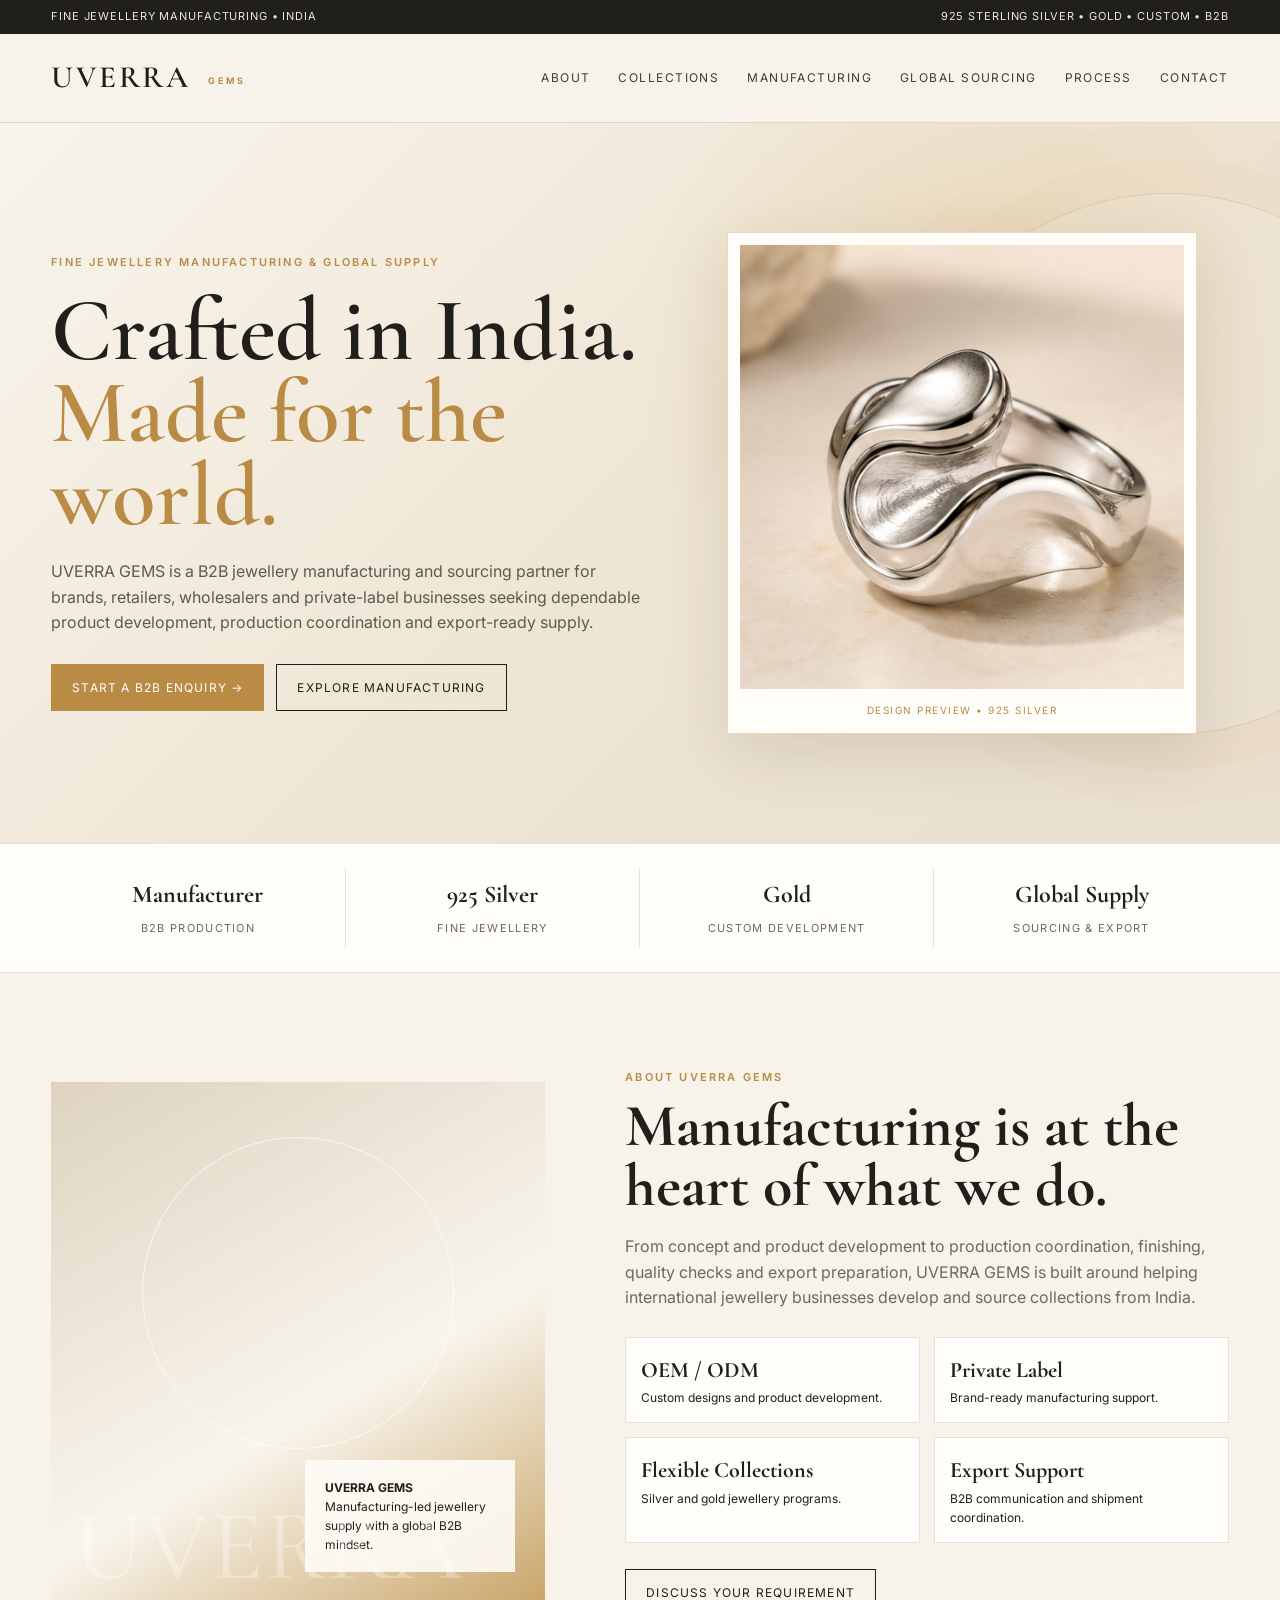
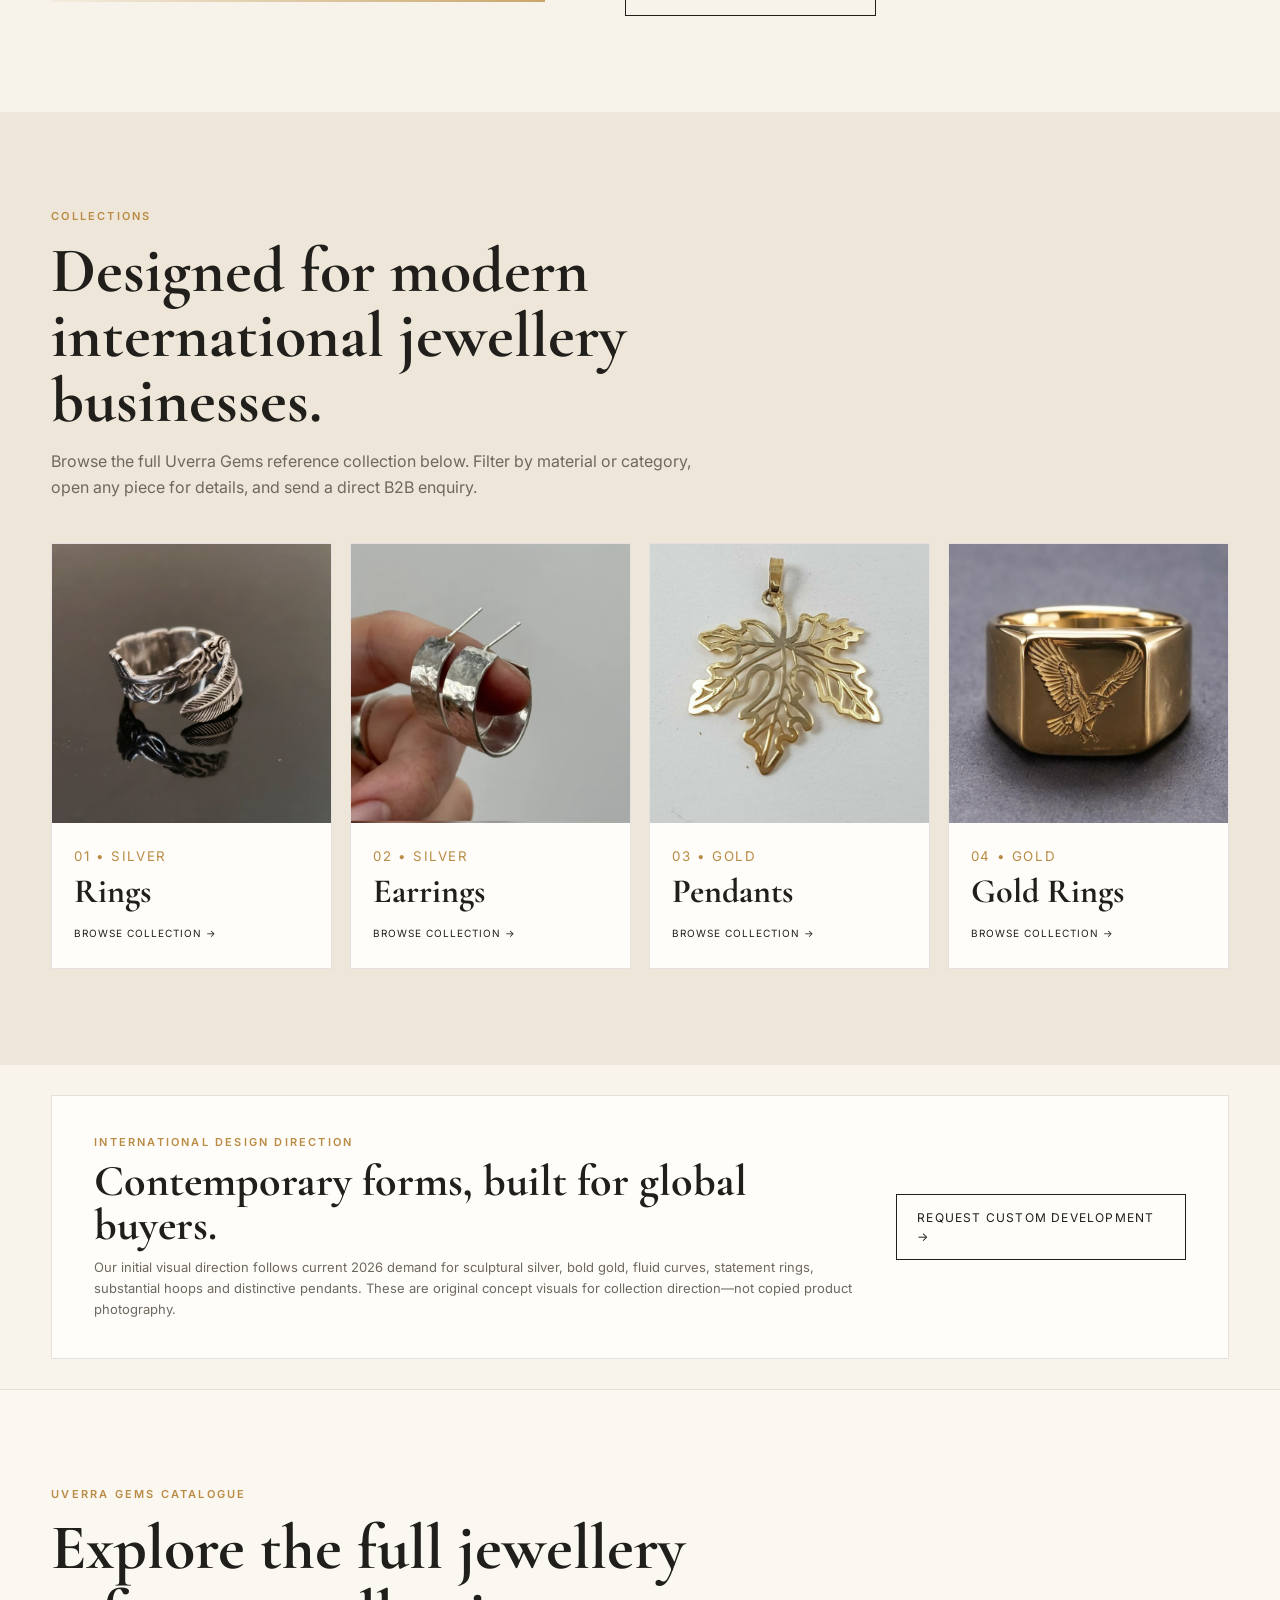
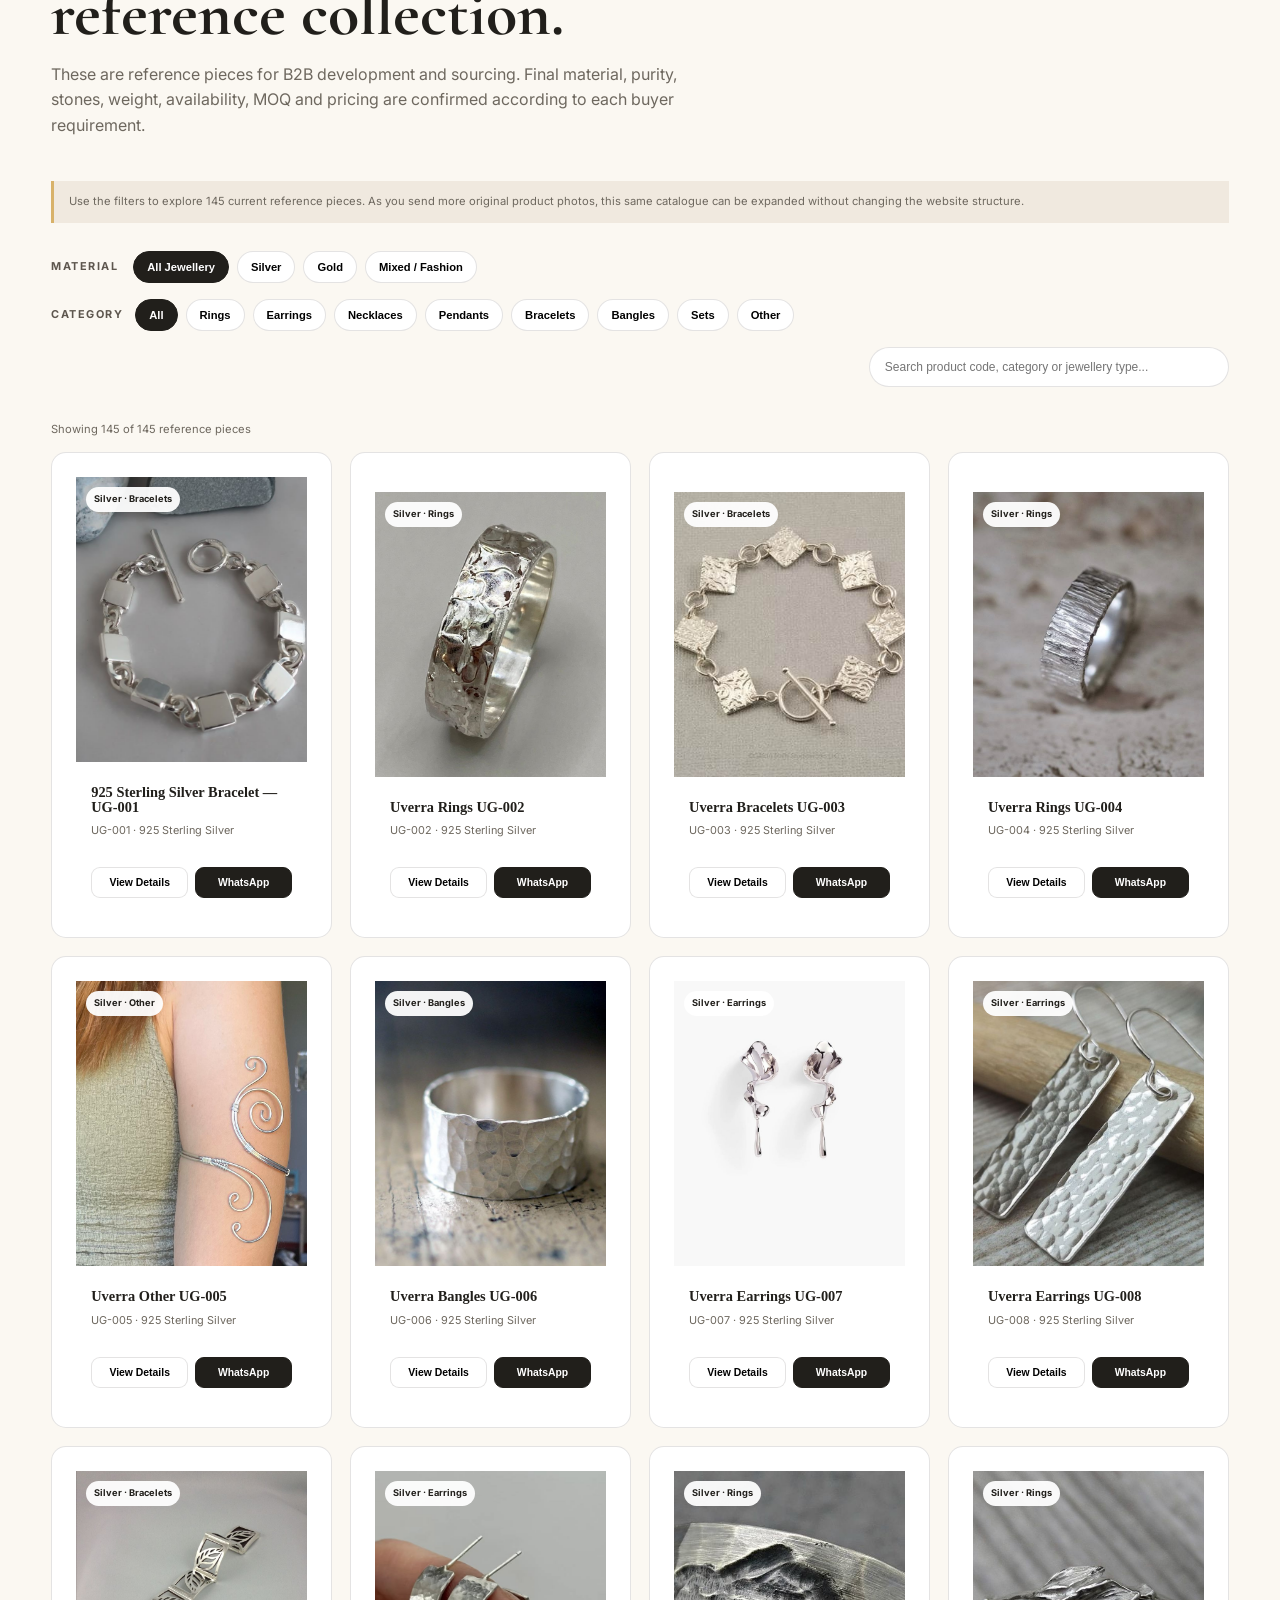
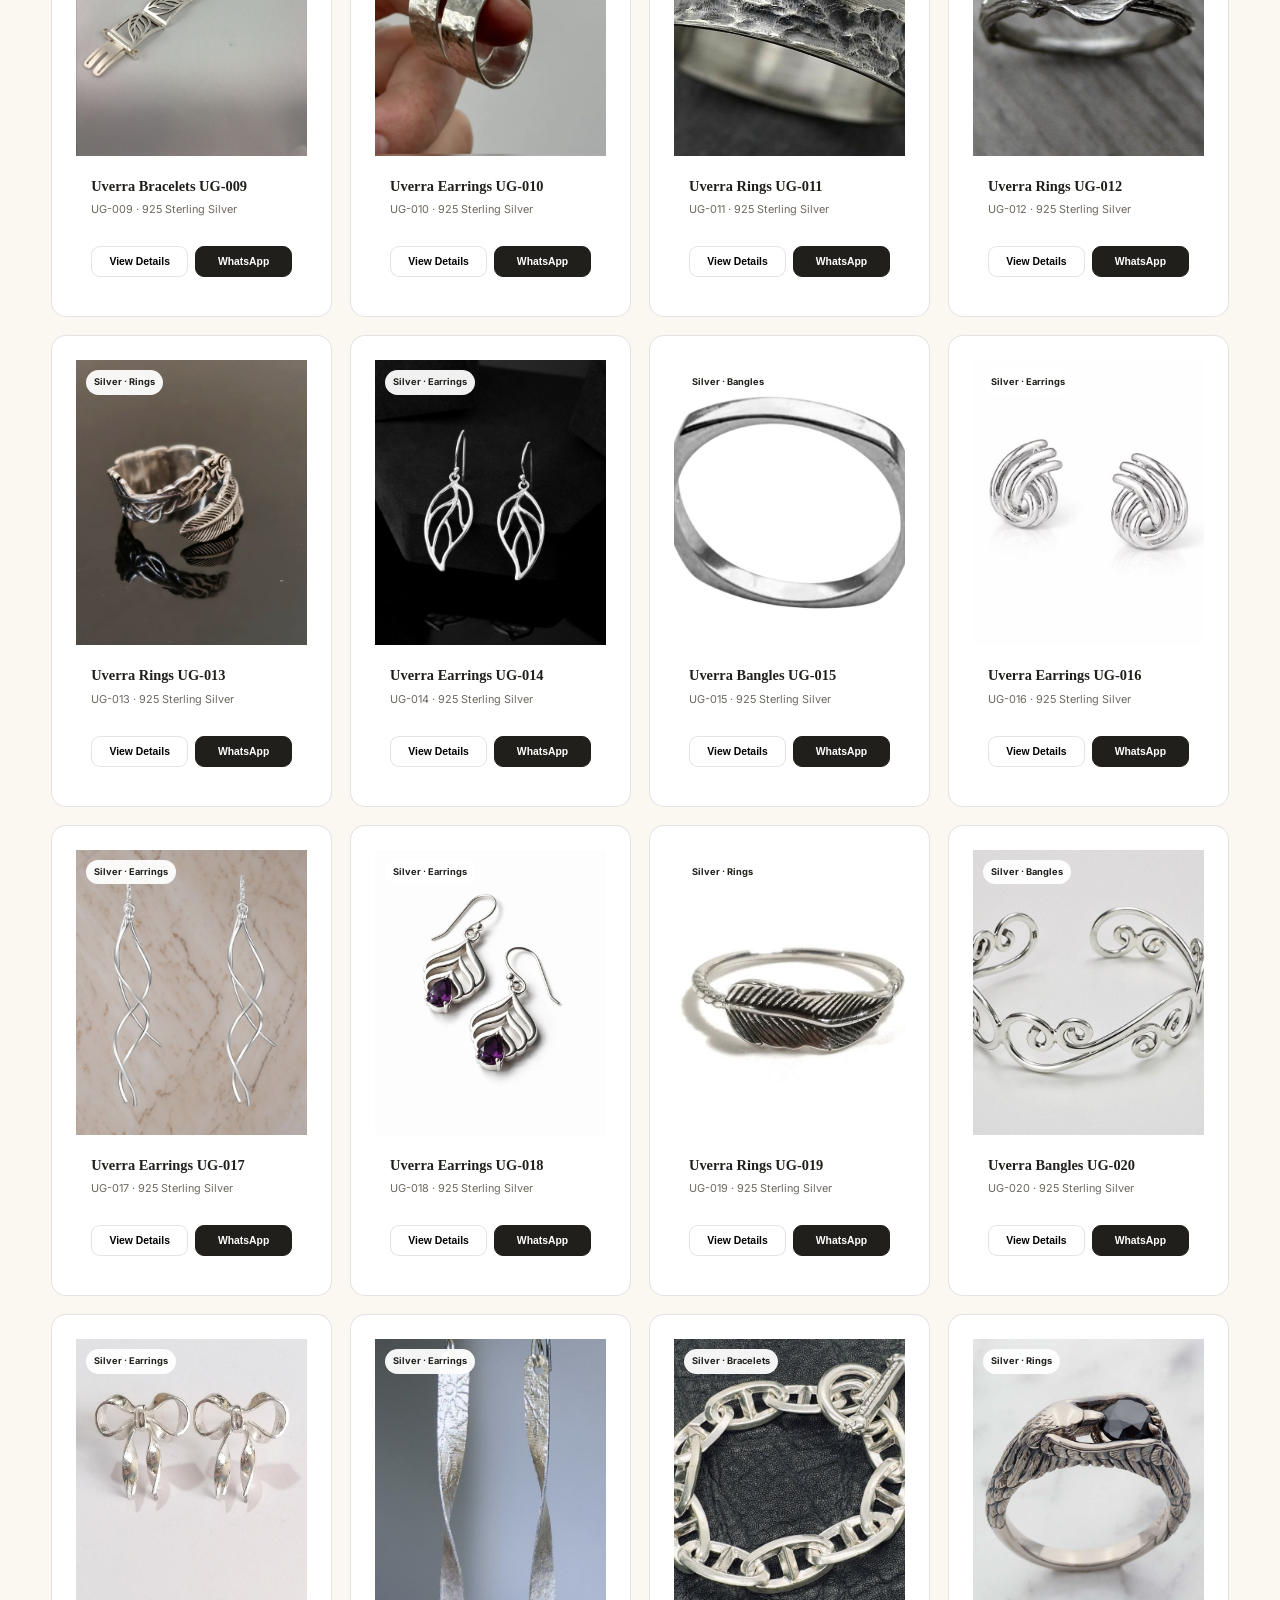
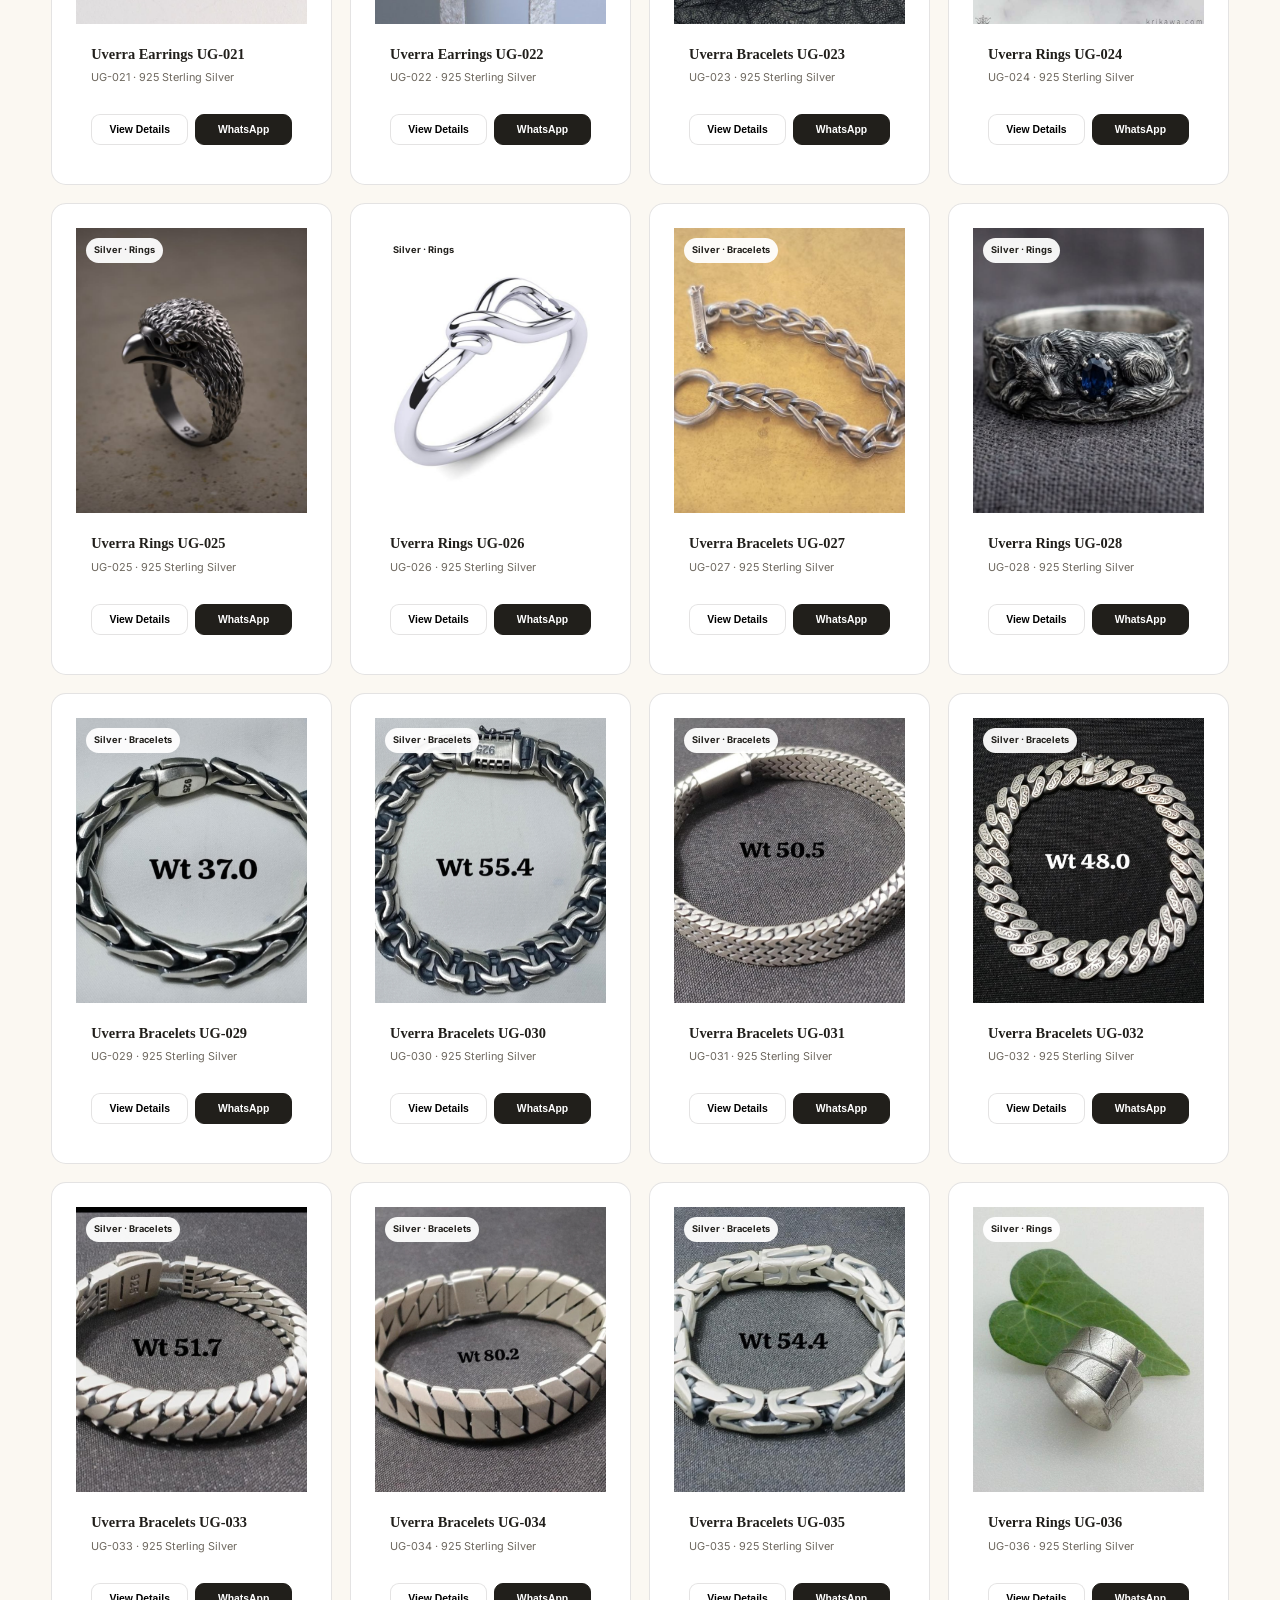
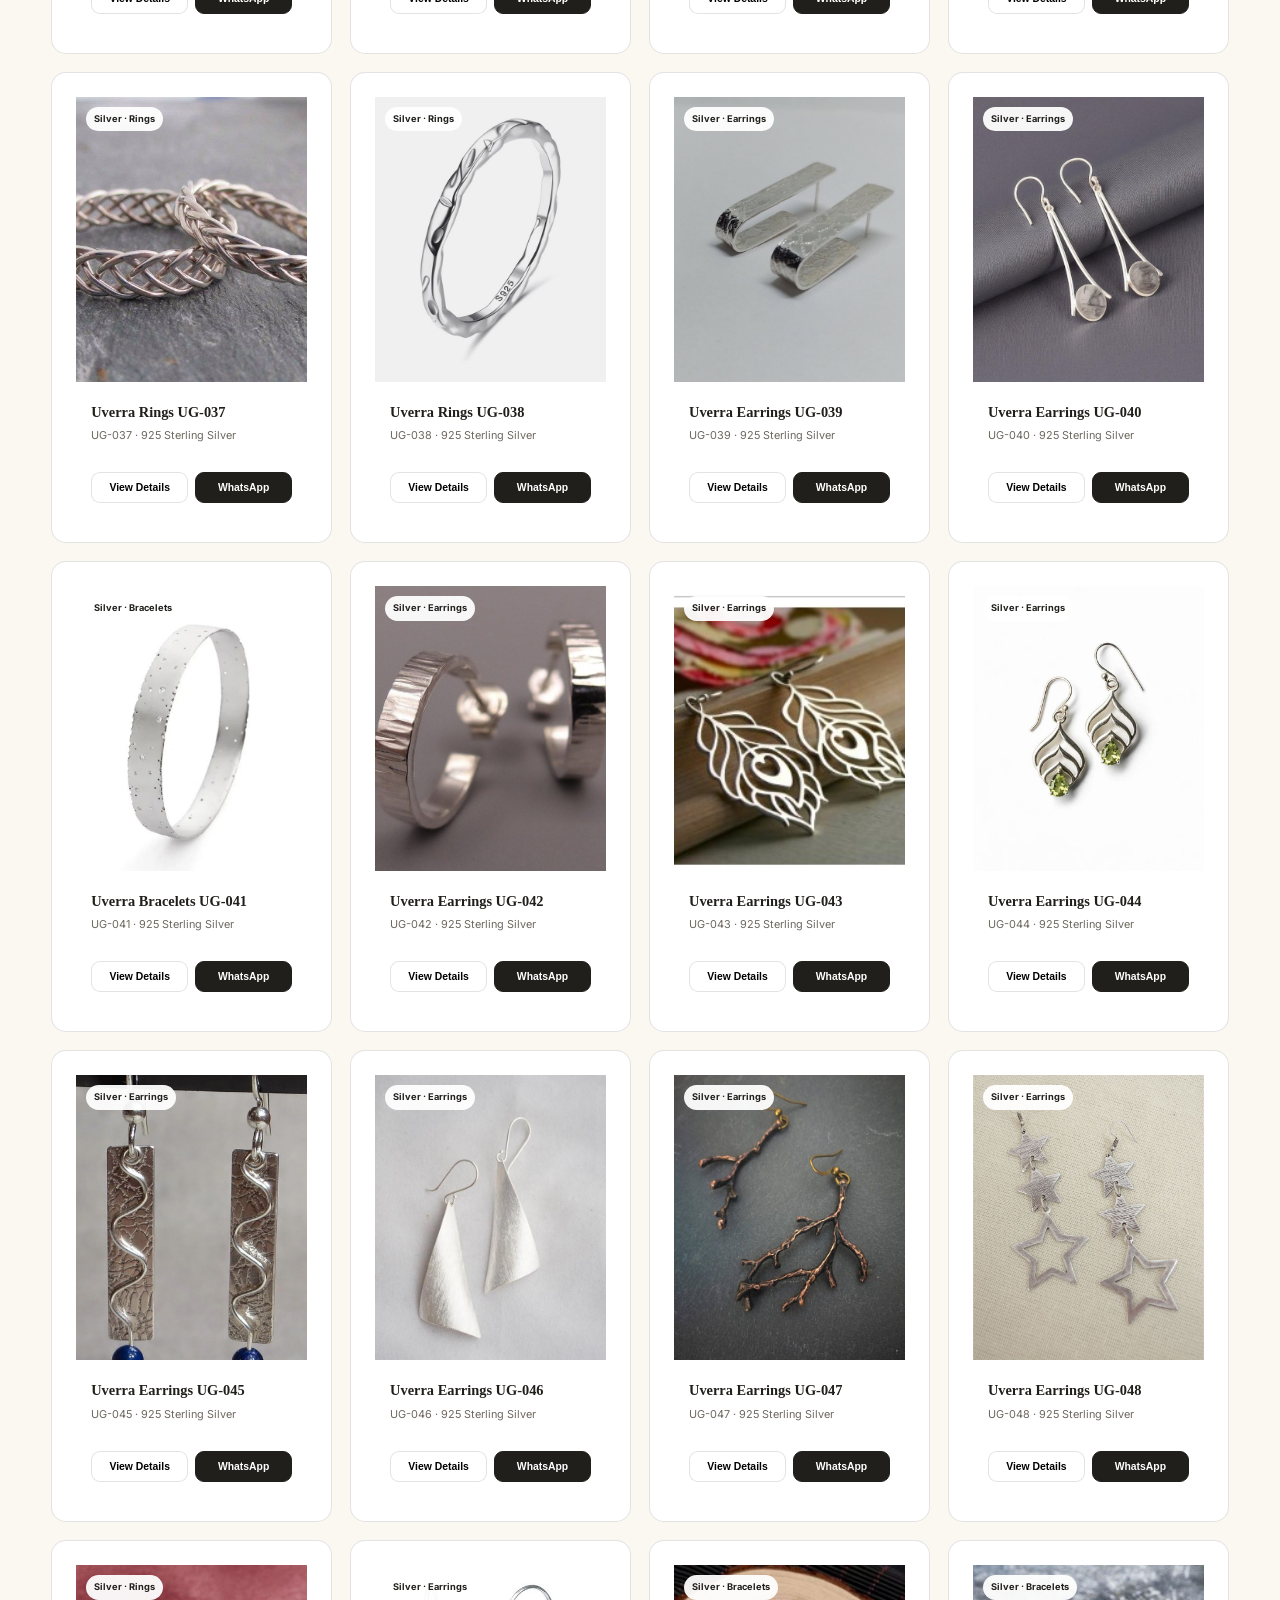
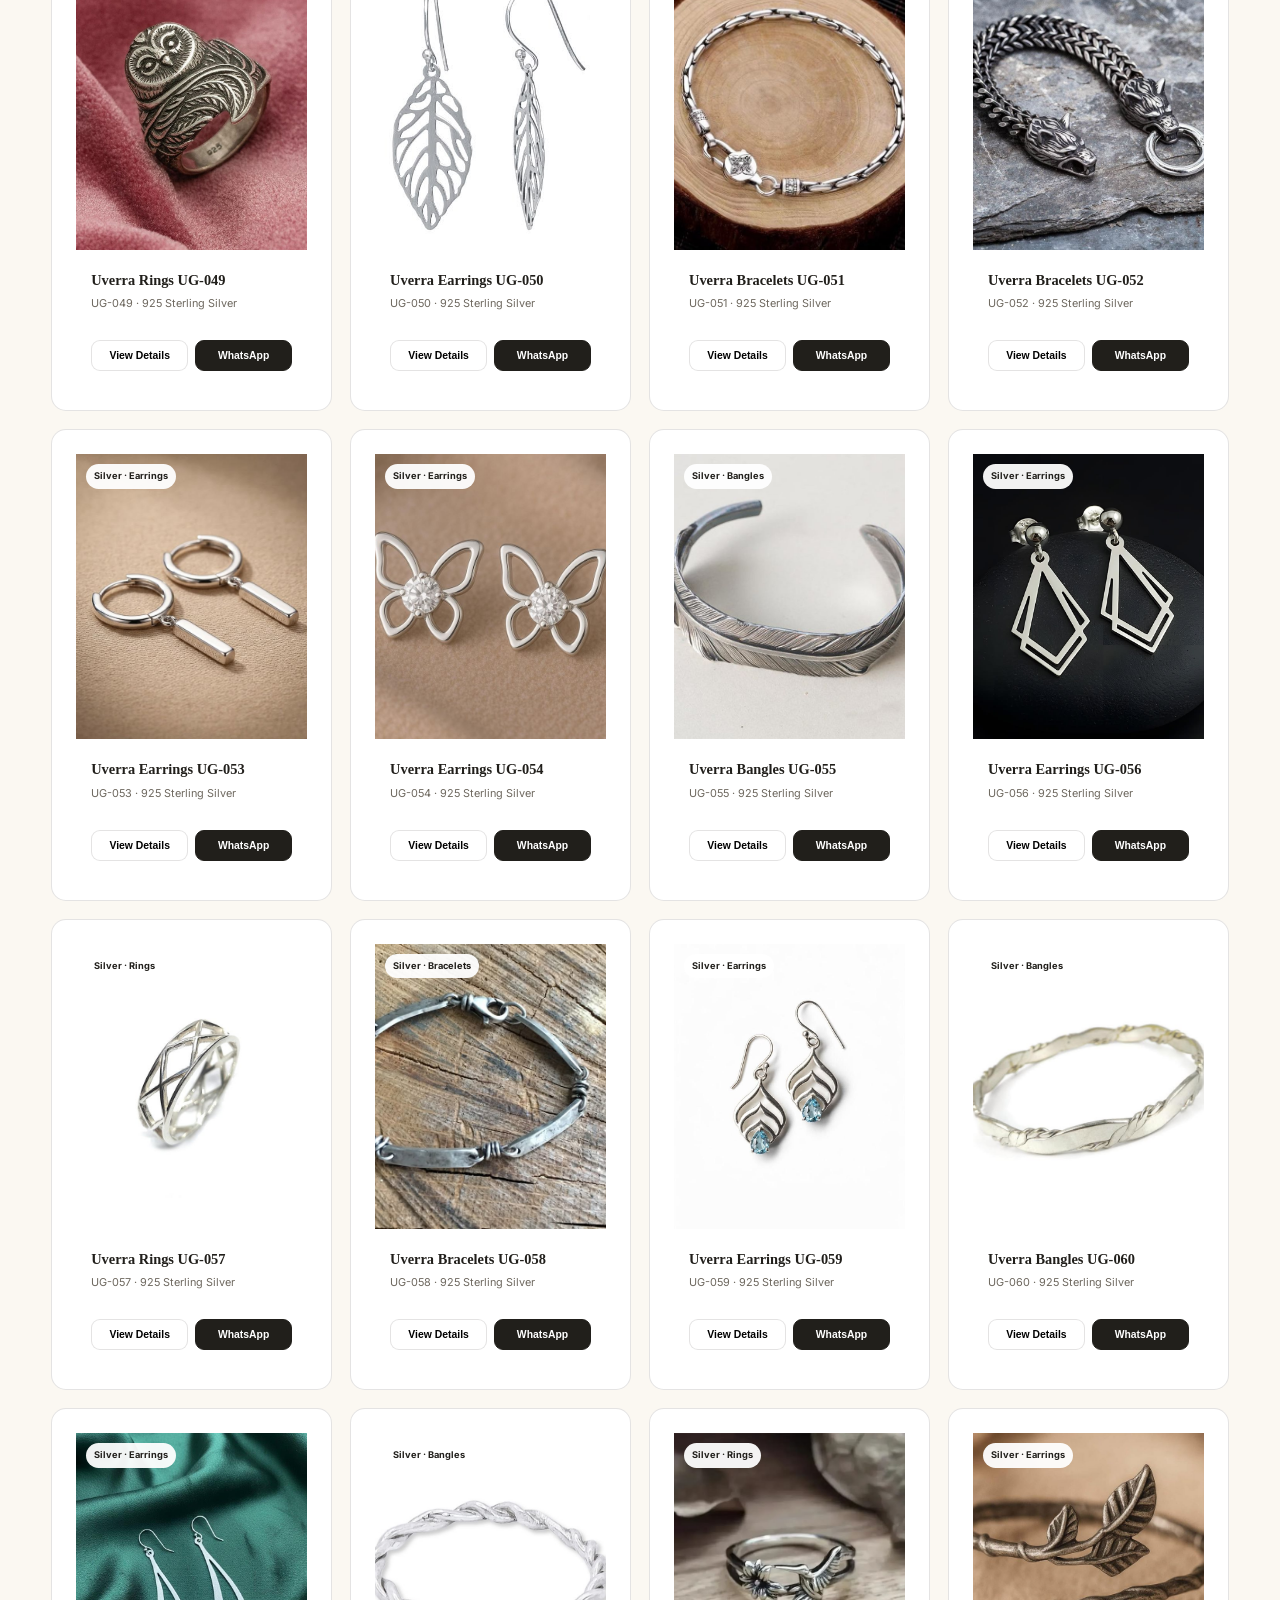
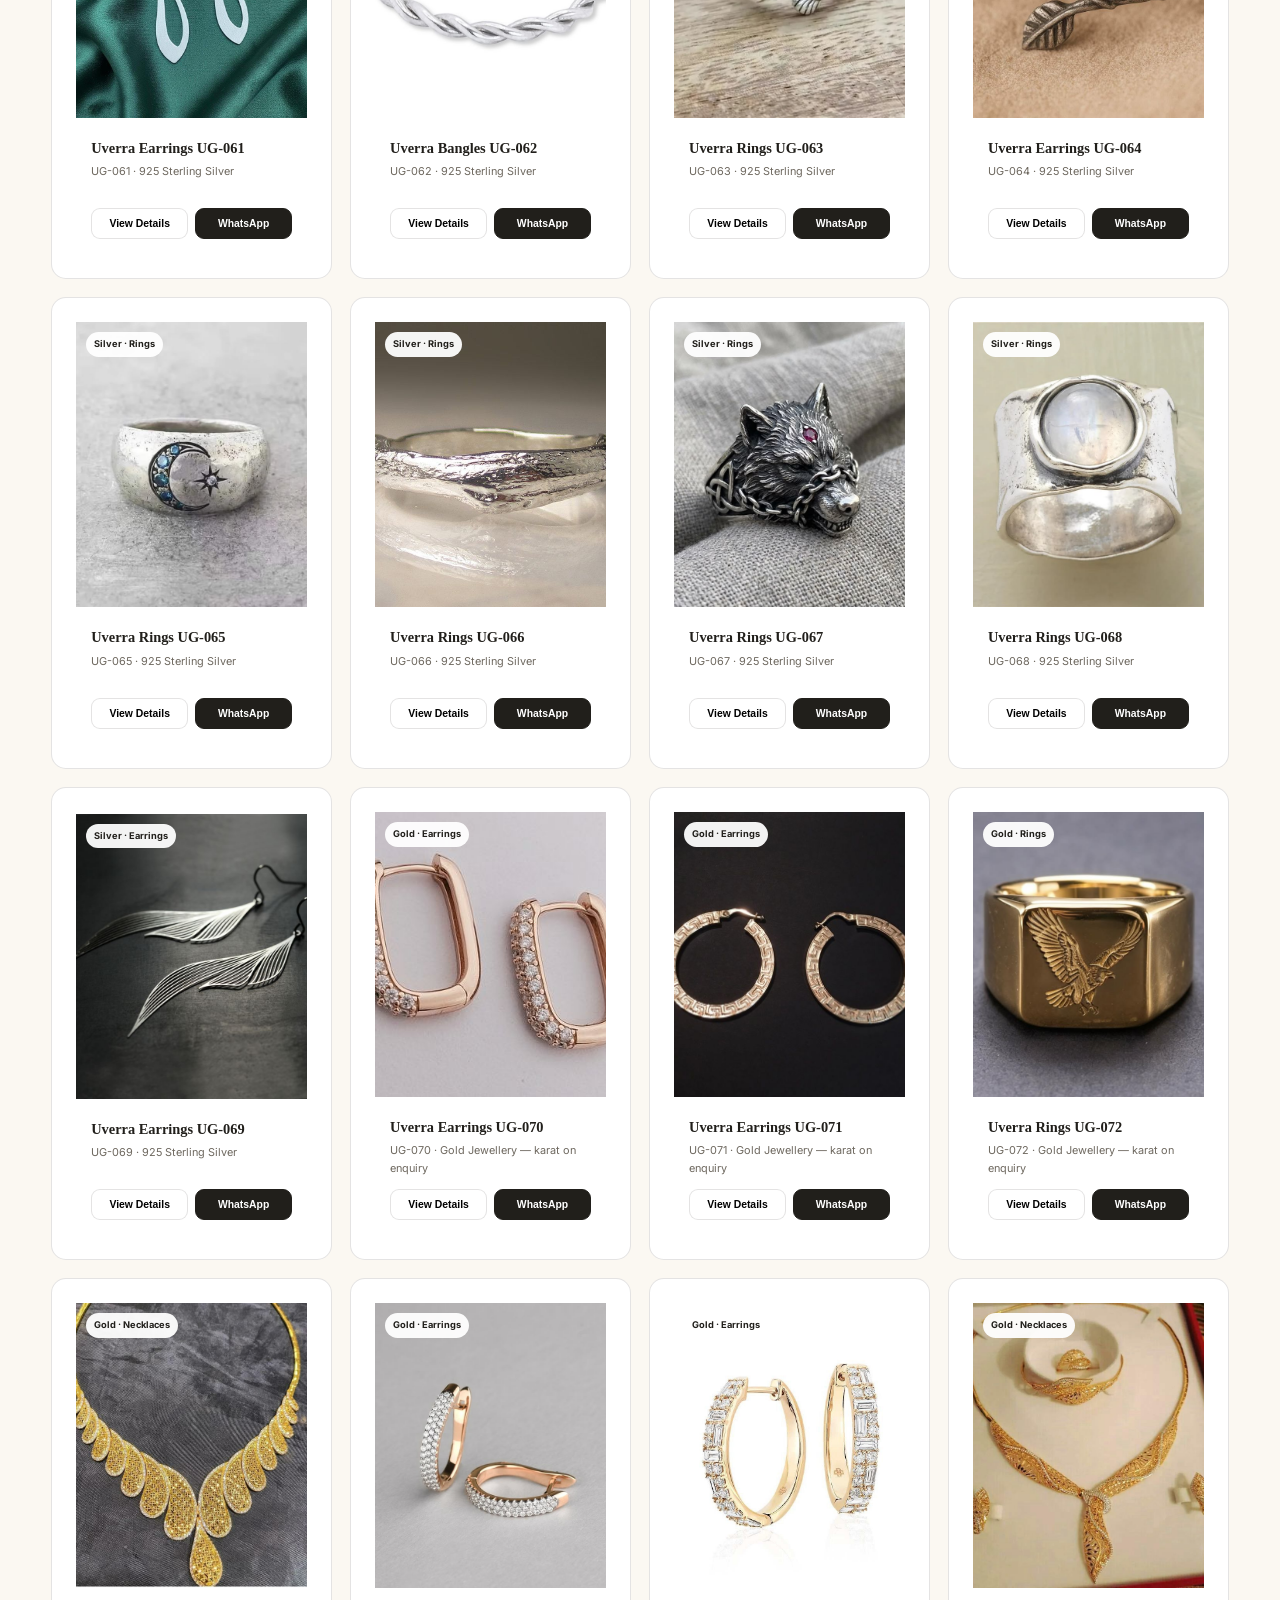
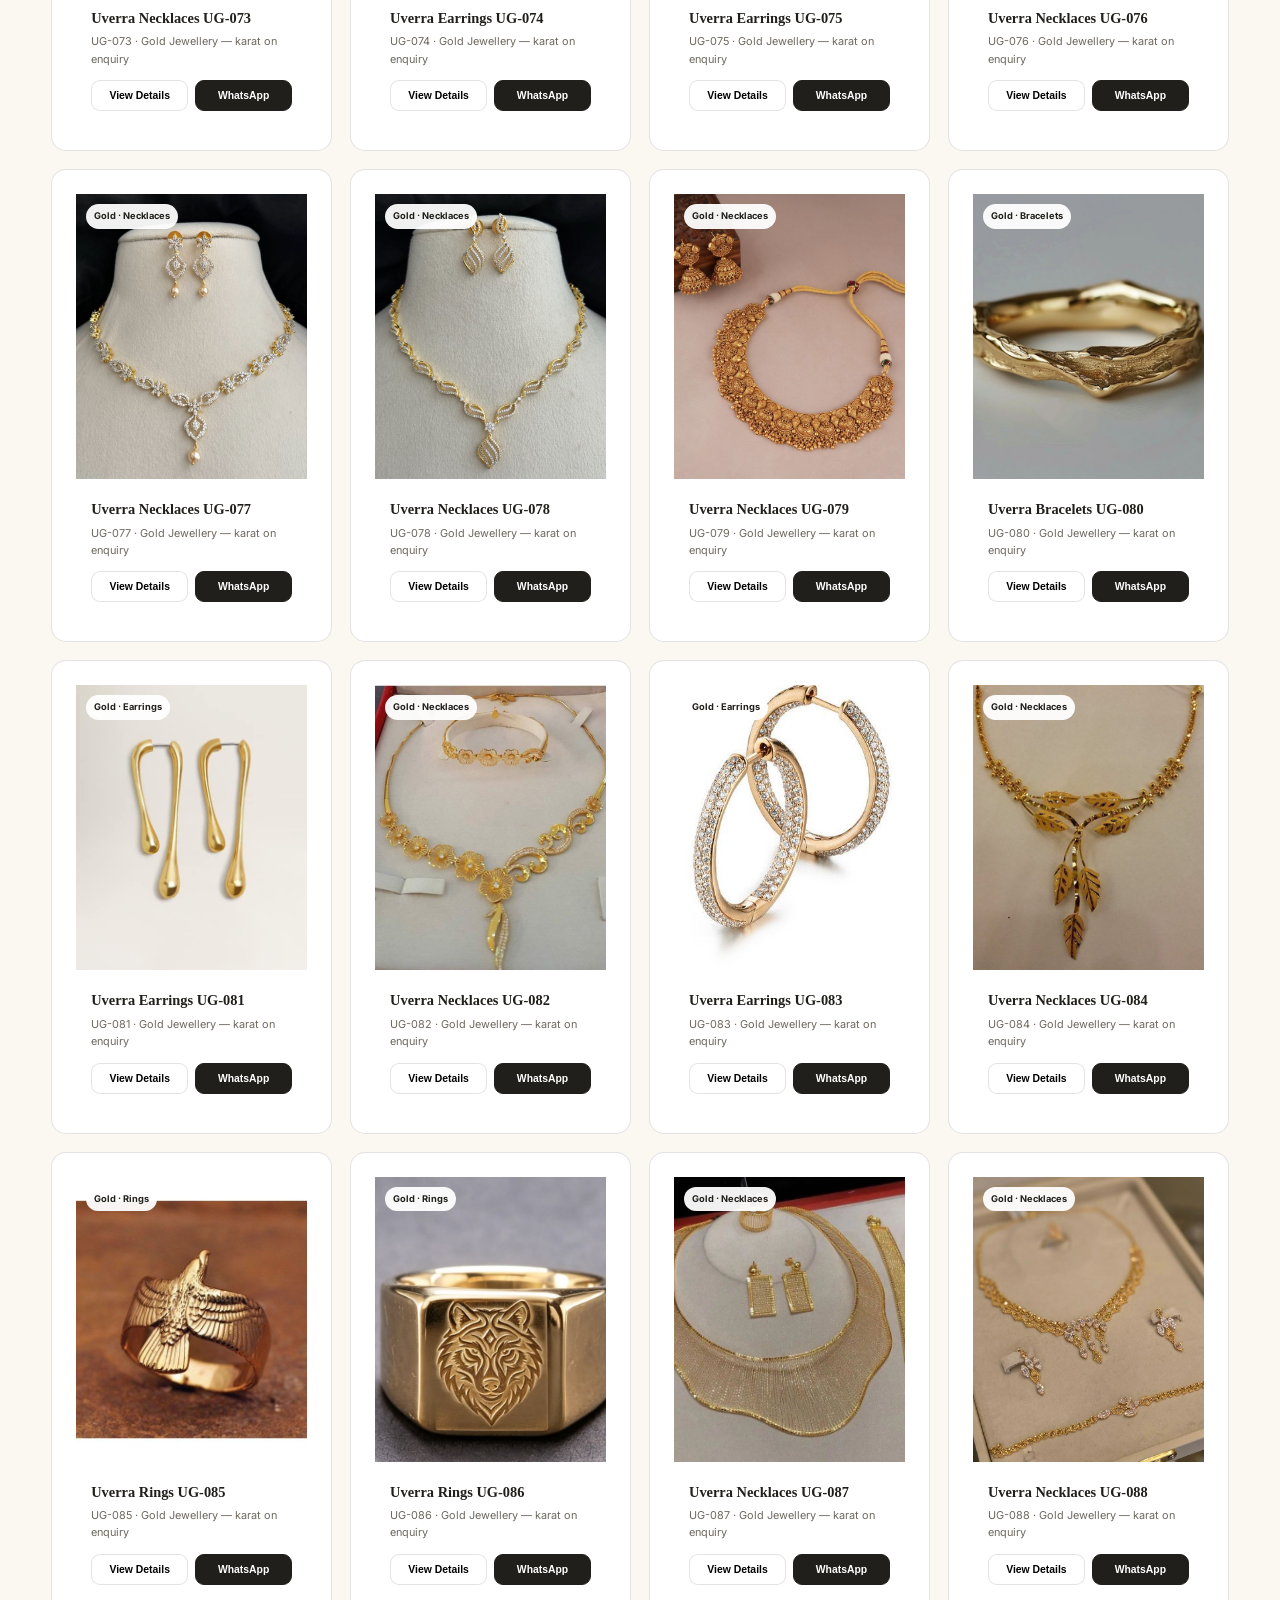
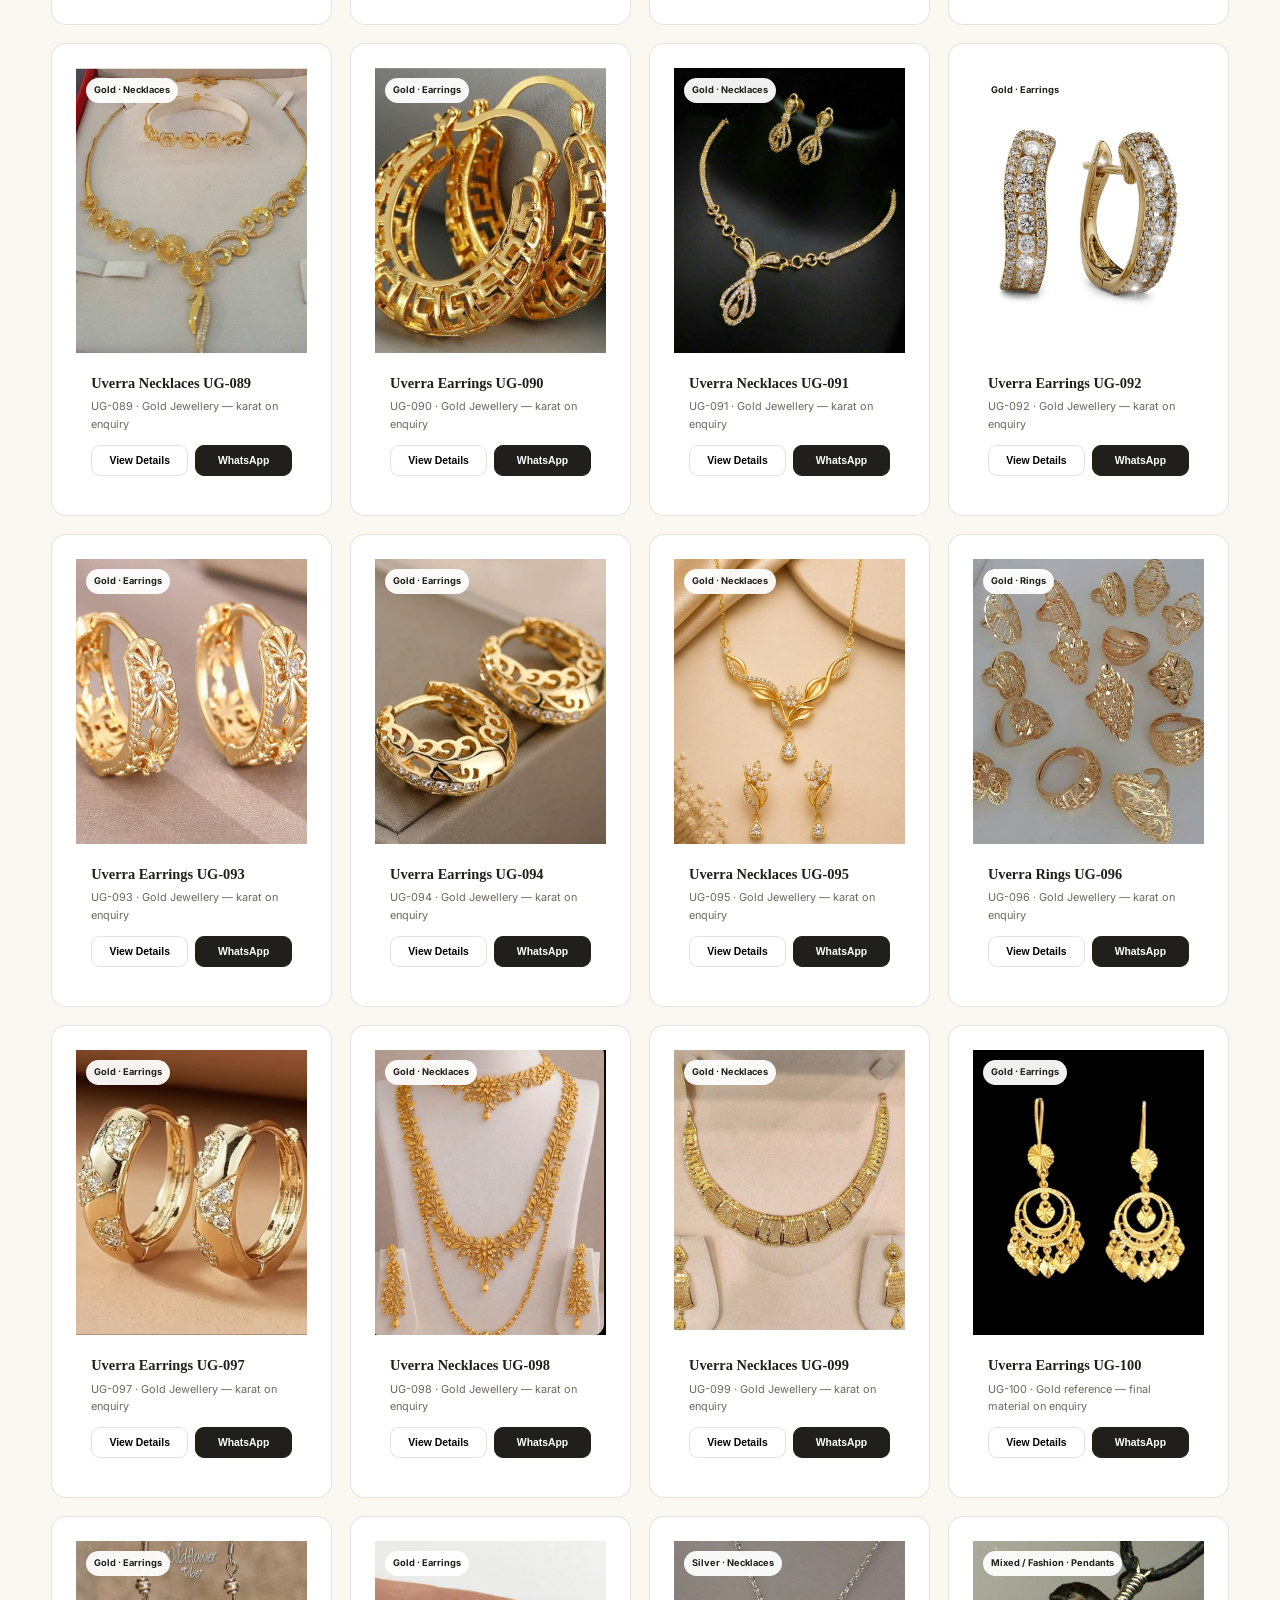
<file: UVERRA-GEMS-International-Website-PHOTOS-UPDATED (1)/index.html>
<!doctype html>
<html lang="en">
<head>
<meta charset="utf-8"><meta name="viewport" content="width=device-width,initial-scale=1">
<meta name="description" content="UVERRA GEMS — Fine Jewellery Manufacturer, Custom Jewellery Development & Global Sourcing Partner from India.">
<title>UVERRA GEMS | Fine Jewellery Manufacturer & Global Sourcing Partner</title>
<link rel="preconnect" href="https://fonts.googleapis.com"><link rel="preconnect" href="https://fonts.gstatic.com" crossorigin>
<link href="https://fonts.googleapis.com/css2?family=Cormorant+Garamond:wght@500;600;700&family=Inter:wght@400;500;600&display=swap" rel="stylesheet">
<style>
:root{--ivory:#f7f3eb;--cream:#efe6d7;--champ:#b98b45;--gold:#d8b26a;--ink:#211f1b;--muted:#6e685f;--sage:#707a68;--white:#fffdf9;--line:rgba(33,31,27,.12);--shadow:0 20px 60px rgba(49,39,24,.12)}*{box-sizing:border-box}html{scroll-behavior:smooth}body{margin:0;background:var(--ivory);color:var(--ink);font-family:Inter,Arial,sans-serif;line-height:1.6}a{text-decoration:none;color:inherit}.container{width:min(1180px,92%);margin:auto}.eyebrow{text-transform:uppercase;letter-spacing:.2em;font-size:11px;color:var(--champ);font-weight:600}.section{padding:96px 0}.section-head{max-width:720px;margin-bottom:42px}.section-head h2{font-family:'Cormorant Garamond',serif;font-size:clamp(40px,5vw,64px);line-height:1.02;margin:12px 0}.section-head p{color:var(--muted);max-width:650px}.btn{display:inline-flex;align-items:center;gap:10px;padding:13px 20px;border:1px solid var(--ink);font-size:12px;letter-spacing:.1em;text-transform:uppercase;transition:.25s}.btn:hover{background:var(--ink);color:var(--white)}.btn.gold{border-color:var(--champ);background:var(--champ);color:#fff}.btn.gold:hover{background:#8f682e;border-color:#8f682e}.topbar{background:var(--ink);color:#eee7da;font-size:11px;letter-spacing:.08em}.topbar .container{display:flex;justify-content:space-between;padding:8px 0}.nav{position:sticky;top:0;z-index:50;background:rgba(247,243,235,.94);backdrop-filter:blur(14px);border-bottom:1px solid var(--line)}.navin{height:88px;display:flex;align-items:center;justify-content:space-between;gap:30px}.brand img{width:155px;height:auto;display:block}.links{display:flex;gap:28px;align-items:center;font-size:12px;text-transform:uppercase;letter-spacing:.12em}.links a{color:#403c35}.links a:hover{color:var(--champ)}.menu{display:none;border:0;background:none;font-size:25px}.hero{position:relative;min-height:720px;display:flex;align-items:center;overflow:hidden;background:radial-gradient(circle at 75% 30%,rgba(216,178,106,.25),transparent 30%),linear-gradient(135deg,#f8f4ec 0%,#efe5d4 52%,#e9dfcf 100%)}.hero:after{content:"";position:absolute;width:540px;height:540px;border:1px solid rgba(185,139,69,.25);border-radius:50%;right:-160px;top:70px;box-shadow:0 0 0 35px rgba(185,139,69,.035),0 0 0 70px rgba(185,139,69,.025)}.hero-grid{display:grid;grid-template-columns:1.05fr .95fr;gap:55px;align-items:center;position:relative;z-index:2}.hero h1{font-family:'Cormorant Garamond',serif;font-size:clamp(58px,7vw,92px);line-height:.92;margin:18px 0 22px;font-weight:600}.hero h1 em{color:var(--champ);font-style:normal}.hero p{max-width:600px;color:#5f594f;font-size:16px}.hero-actions{display:flex;gap:12px;flex-wrap:wrap;margin-top:28px}.hero-art{min-height:500px;position:relative;display:flex;align-items:center;justify-content:center}.seal{width:390px;height:390px;border-radius:50%;background:rgba(255,253,249,.48);border:1px solid rgba(185,139,69,.4);display:flex;align-items:center;justify-content:center;box-shadow:var(--shadow);position:relative}.seal:before,.seal:after{content:"";position:absolute;border:1px solid rgba(185,139,69,.25);border-radius:50%}.seal:before{inset:22px}.seal:after{inset:52px}.seal-inner{text-align:center;z-index:1}.seal-inner .big{font-family:'Cormorant Garamond',serif;font-size:110px;line-height:.8;color:var(--champ)}.seal-inner div:last-child{letter-spacing:.35em;font-size:11px;margin-left:.35em;color:#625a4e}.trust{background:var(--white);border-bottom:1px solid var(--line);border-top:1px solid var(--line)}.trustin{display:grid;grid-template-columns:repeat(4,1fr);padding:24px 0}.trustitem{padding:8px 22px;border-right:1px solid var(--line);text-align:center}.trustitem:last-child{border:0}.trustitem strong{display:block;font-family:'Cormorant Garamond',serif;font-size:24px}.trustitem span{font-size:11px;color:var(--muted);text-transform:uppercase;letter-spacing:.12em}.about{display:grid;grid-template-columns:.9fr 1.1fr;gap:80px;align-items:center}.about-card{min-height:520px;background:linear-gradient(150deg,#ded3c0,#f9f5ed 60%,#c9a66a);padding:30px;position:relative;overflow:hidden}.about-card:before{content:"";position:absolute;width:310px;height:310px;border:1px solid rgba(255,255,255,.7);border-radius:50%;top:55px;left:50%;transform:translateX(-50%)}.about-card:after{content:"UVERRA";position:absolute;bottom:-25px;left:22px;font-family:'Cormorant Garamond';font-size:100px;color:rgba(255,255,255,.32)}.about-note{position:absolute;bottom:30px;right:30px;background:rgba(255,253,249,.88);padding:18px 20px;width:210px;font-size:12px}.about h2{font-family:'Cormorant Garamond';font-size:60px;line-height:1;margin:10px 0 18px}.about p{color:var(--muted)}.checks{display:grid;grid-template-columns:1fr 1fr;gap:14px;margin:26px 0}.check{padding:15px;background:var(--white);border:1px solid var(--line);font-size:12px}.check b{display:block;font-family:'Cormorant Garamond';font-size:22px}.collections{background:#eee6d9}.cards{display:grid;grid-template-columns:repeat(4,1fr);gap:18px}.card{background:var(--white);border:1px solid var(--line);min-height:300px;display:flex;flex-direction:column;justify-content:flex-end;padding:24px;position:relative;overflow:hidden}.card .orb{position:absolute;width:190px;height:190px;border-radius:50%;right:-40px;top:-35px;background:radial-gradient(circle,#d8b26a,transparent 68%);opacity:.65}.card:nth-child(2) .orb{background:radial-gradient(circle,#aeb6a1,transparent 68%)}.card:nth-child(3) .orb{background:radial-gradient(circle,#d6c3a7,transparent 68%)}.card:nth-child(4) .orb{background:radial-gradient(circle,#bda47d,transparent 68%)}.card small{position:relative;color:var(--champ);letter-spacing:.12em;text-transform:uppercase}.card h3{position:relative;font-family:'Cormorant Garamond';font-size:34px;line-height:1;margin:8px 0}.card a{position:relative;font-size:11px;text-transform:uppercase;letter-spacing:.1em}.cap-grid{display:grid;grid-template-columns:repeat(3,1fr);gap:20px}.cap{background:var(--white);padding:30px;border-top:2px solid var(--champ);box-shadow:0 10px 35px rgba(0,0,0,.04)}.num{font-family:'Cormorant Garamond';font-size:42px;color:var(--champ)}.cap h3{font-family:'Cormorant Garamond';font-size:29px;margin:5px 0}.cap p{font-size:13px;color:var(--muted)}.process{background:var(--ink);color:#f7f1e6}.process .section-head p{color:#bdb4a5}.process .eyebrow{color:var(--gold)}.steps{display:grid;grid-template-columns:repeat(6,1fr);gap:1px;background:rgba(255,255,255,.12)}.step{background:var(--ink);padding:25px 18px;min-height:170px}.step b{font-family:'Cormorant Garamond';font-size:30px;color:var(--gold)}.step h4{margin:8px 0;font-size:13px}.step p{font-size:11px;color:#bdb4a5}.sourcing{display:grid;grid-template-columns:1.05fr .95fr;gap:70px;align-items:center}.sourcing-panel{background:linear-gradient(145deg,#d8c6aa,#f7f3eb);padding:55px;min-height:470px;position:relative;overflow:hidden}.sourcing-panel h3{font-family:'Cormorant Garamond';font-size:50px;line-height:1;margin:0 0 20px}.rings{position:absolute;width:350px;height:350px;border:1px solid rgba(185,139,69,.5);border-radius:50%;right:-100px;bottom:-110px;box-shadow:0 0 0 30px rgba(185,139,69,.05),0 0 0 60px rgba(185,139,69,.04)}.quality{display:grid;grid-template-columns:repeat(4,1fr);gap:18px}.q{padding:25px;background:var(--white);border:1px solid var(--line)}.q strong{display:block;font-family:'Cormorant Garamond';font-size:25px;margin-bottom:7px}.q span{font-size:12px;color:var(--muted)}.cta{background:linear-gradient(115deg,#b98b45,#e2c78e);color:#fff;padding:75px 0}.cta-in{display:flex;align-items:center;justify-content:space-between;gap:35px}.cta h2{font-family:'Cormorant Garamond';font-size:60px;line-height:1;margin:0}.cta p{max-width:600px}.cta .btn{border-color:#fff;color:#fff}.cta .btn:hover{background:#fff;color:var(--ink)}footer{background:#191815;color:#d8d0c2;padding:55px 0 25px}.footgrid{display:grid;grid-template-columns:1.2fr .8fr .8fr .9fr;gap:40px}.footbrand img{width:180px;filter:brightness(1.12)}footer h4{color:#fff;font-size:11px;letter-spacing:.15em;text-transform:uppercase}footer a,footer p{font-size:12px;color:#aaa397;display:block;margin:8px 0}.copyright{border-top:1px solid rgba(255,255,255,.1);margin-top:35px;padding-top:18px;font-size:10px;color:#817b71;display:flex;justify-content:space-between}.mobile-actions{display:none}@media(max-width:900px){.links{display:none}.menu{display:block}.mobile-actions{display:block}.hero{min-height:auto;padding:70px 0}.hero-grid,.about,.sourcing{grid-template-columns:1fr}.hero-art{min-height:360px}.seal{width:300px;height:300px}.seal-inner .big{font-size:85px}.trustin{grid-template-columns:1fr 1fr}.cards{grid-template-columns:1fr 1fr}.cap-grid{grid-template-columns:1fr 1fr}.steps{grid-template-columns:1fr 1fr}.quality{grid-template-columns:1fr 1fr}.cta-in{display:block}.cta h2{font-size:48px;margin-bottom:20px}.footgrid{grid-template-columns:1fr 1fr}}@media(max-width:560px){.navin{height:74px}.brand img{width:125px}.topbar .container{display:block;text-align:center}.hero h1{font-size:55px}.section{padding:70px 0}.cards,.cap-grid,.quality,.footgrid{grid-template-columns:1fr}.trustin{grid-template-columns:1fr 1fr}.trustitem{padding:10px 8px}.about h2{font-size:48px}.about-card{min-height:400px}.sourcing-panel{padding:35px}.steps{grid-template-columns:1fr}.copyright{display:block}.copyright span{display:block;margin-top:8px}}

.brand{display:flex;align-items:center;min-width:190px}.wordmark{font-family:'Cormorant Garamond',serif;font-size:31px;letter-spacing:.08em;color:#1f1d19;font-weight:600}.wordmark b{font-family:Inter,Arial,sans-serif;font-size:9px;letter-spacing:.34em;margin-left:8px;color:var(--champ);vertical-align:middle}.hero-jewel{width:min(470px,100%);position:relative;background:#fffdf9;border:1px solid rgba(185,139,69,.32);padding:12px;box-shadow:var(--shadow)}.hero-jewel img{width:100%;display:block;aspect-ratio:1/1;object-fit:cover}.hero-tag{font-size:10px;letter-spacing:.15em;color:var(--champ);padding:13px 4px 3px;text-align:center}.visual-card{padding:0;min-height:0;background:#fffdf9}.visual-card img{width:100%;aspect-ratio:1/1;object-fit:cover;display:block}.visual-card .card-copy{padding:20px 22px 23px}.visual-card .card-copy h3{margin:7px 0 10px}.visual-card .card-copy a{font-size:10px}.design-note{background:#f8f4ec;padding-top:30px;padding-bottom:30px}.design-note-in{display:flex;align-items:center;justify-content:space-between;gap:35px;border:1px solid var(--line);padding:38px 42px;background:#fffdf9}.design-note h2{font-family:'Cormorant Garamond';font-size:44px;line-height:1;margin:8px 0 10px}.design-note p{max-width:760px;color:var(--muted);font-size:13px;margin:0}
@media(max-width:900px){.brand{min-width:auto}.design-note-in{display:block}.design-note .btn{margin-top:22px}}

/* Full B2B Product Catalogue */
.catalogue{background:#fbf8f2;border-top:1px solid var(--line)}
.catalog-controls{display:grid;gap:16px;margin:28px 0 34px}
.filter-line{display:flex;align-items:center;gap:12px;flex-wrap:wrap}
.filter-line strong{font-size:.68rem;text-transform:uppercase;letter-spacing:1.5px;min-width:70px;color:#5d564e}
.filters{display:flex;gap:8px;flex-wrap:wrap}
.filter{border:1px solid var(--line);background:#fff;padding:9px 13px;border-radius:999px;font-size:.7rem;font-weight:700;transition:.2s}
.filter.active,.filter:hover{background:var(--ink);color:#fff;border-color:var(--ink)}
.catalog-search{display:flex;justify-content:flex-end}
.search{width:min(360px,100%);border:1px solid var(--line);background:#fff;padding:12px 15px;border-radius:999px;outline:none;font-size:.75rem}
.search:focus{border-color:var(--gold)}
.catalog-note{background:#f0e9df;border-left:3px solid var(--gold);padding:12px 15px;font-size:.7rem;color:var(--muted);margin-bottom:20px}
.grid{display:grid;grid-template-columns:repeat(4,1fr);gap:18px}
.catalogue .card{background:#fff;border:1px solid var(--line);border-radius:15px;overflow:hidden;transition:.25s}
.catalogue .card:hover{transform:translateY(-4px);box-shadow:0 15px 40px rgba(30,23,16,.1)}
.catalogue .card-img{height:285px;background:#eee;overflow:hidden;position:relative}
.catalogue .card-img img{width:100%;height:100%;object-fit:cover;transition:.4s}
.catalogue .card:hover .card-img img{transform:scale(1.04)}
.catalogue .tag{position:absolute;top:10px;left:10px;background:rgba(255,255,255,.94);padding:5px 8px;border-radius:999px;font-size:.58rem;font-weight:700;color:var(--gold2)}
.catalogue .card-body{padding:15px}
.catalogue .card-body h3{font-family:"DM Sans";font-size:.9rem;font-weight:700}
.catalogue .meta{font-size:.68rem;color:var(--muted);margin:5px 0 12px;min-height:33px}
.card-actions{display:flex;gap:7px}
.smallbtn{flex:1;border:1px solid var(--line);background:#fff;border-radius:9px;padding:9px 7px;font-size:.65rem;font-weight:700}
.smallbtn.dark{background:var(--ink);border-color:var(--ink);color:#fff}
.empty{grid-column:1/-1;text-align:center;padding:60px;color:var(--muted);display:none}
.catalog-count{font-size:.7rem;color:var(--muted);margin:0 0 14px}
.modal{position:fixed;inset:0;background:rgba(10,8,6,.72);z-index:2000;display:none;align-items:center;justify-content:center;padding:18px}
.modal.open{display:flex}
.modalbox{background:#fff;width:min(850px,100%);max-height:92vh;overflow:auto;border-radius:20px;position:relative;padding:25px}
.close{position:absolute;right:15px;top:12px;border:0;background:none;font-size:1.6rem;color:#555;z-index:2}
.detail{display:grid;grid-template-columns:1fr 1fr;gap:25px}
.detail img{width:100%;height:460px;object-fit:cover;border-radius:13px;background:#eee}
.detail h2{font-size:2.3rem;margin:9px 0}
.detail p{color:var(--muted);font-size:.8rem}
.detail .code{color:var(--gold2);font-size:.68rem;font-weight:700;letter-spacing:1px}
.detail-list{margin:18px 0;display:grid;gap:8px}
.detail-list div{padding:10px;background:var(--soft);border-radius:8px;font-size:.72rem}
@media(max-width:1000px){.grid{grid-template-columns:repeat(3,1fr)}}
@media(max-width:680px){.grid{grid-template-columns:repeat(2,1fr);gap:12px}.catalogue .card-img{height:210px}.detail{grid-template-columns:1fr}.detail img{height:360px}.catalog-search{justify-content:stretch}.search{width:100%}}
@media(max-width:430px){.grid{grid-template-columns:1fr}.catalogue .card-img{height:300px}}
</style></head>
<body>
<div class="topbar"><div class="container"><span>FINE JEWELLERY MANUFACTURING • INDIA</span><span>925 STERLING SILVER • GOLD • CUSTOM • B2B</span></div></div>
<nav class="nav"><div class="container navin"><a class="brand" href="#home" aria-label="UVERRA GEMS"><span class="wordmark">UVERRA <b>GEMS</b></span></a><div class="links"><a href="#about">About</a><a href="#collections">Collections</a><a href="#manufacturing">Manufacturing</a><a href="#sourcing">Global Sourcing</a><a href="#process">Process</a><a href="#contact">Contact</a></div><button class="menu" aria-label="Menu" onclick="document.querySelector('.links').classList.toggle('show')">☰</button></div></nav>
<section class="hero" id="home"><div class="container hero-grid"><div><div class="eyebrow">Fine Jewellery Manufacturing & Global Supply</div><h1>Crafted in India.<br><em>Made for the world.</em></h1><p>UVERRA GEMS is a B2B jewellery manufacturing and sourcing partner for brands, retailers, wholesalers and private-label businesses seeking dependable product development, production coordination and export-ready supply.</p><div class="hero-actions"><a class="btn gold" href="#contact">Start a B2B Enquiry →</a><a class="btn" href="#manufacturing">Explore Manufacturing</a></div></div><div class="hero-art"><div class="hero-jewel"><img src="assets/design-ring-silver.jpg" alt="Sculptural silver ring design preview"><div class="hero-tag">DESIGN PREVIEW • 925 SILVER</div></div></div></div></section>
<section class="trust"><div class="container trustin"><div class="trustitem"><strong>Manufacturer</strong><span>B2B Production</span></div><div class="trustitem"><strong>925 Silver</strong><span>Fine Jewellery</span></div><div class="trustitem"><strong>Gold</strong><span>Custom Development</span></div><div class="trustitem"><strong>Global Supply</strong><span>Sourcing & Export</span></div></div></section>
<section class="section"><div class="container about" id="about"><div class="about-card"><div class="about-note"><b>UVERRA GEMS</b><br>Manufacturing-led jewellery supply with a global B2B mindset.</div></div><div><div class="eyebrow">About UVERRA GEMS</div><h2>Manufacturing is at the heart of what we do.</h2><p>From concept and product development to production coordination, finishing, quality checks and export preparation, UVERRA GEMS is built around helping international jewellery businesses develop and source collections from India.</p><div class="checks"><div class="check"><b>OEM / ODM</b>Custom designs and product development.</div><div class="check"><b>Private Label</b>Brand-ready manufacturing support.</div><div class="check"><b>Flexible Collections</b>Silver and gold jewellery programs.</div><div class="check"><b>Export Support</b>B2B communication and shipment coordination.</div></div><a class="btn" href="#contact">Discuss Your Requirement</a></div></div></section>
<section class="section collections" id="collections"><div class="container"><div class="section-head"><div class="eyebrow">Collections</div><h2>Designed for modern international jewellery businesses.</h2><p>Browse the full Uverra Gems reference collection below. Filter by material or category, open any piece for details, and send a direct B2B enquiry.</p></div><div class="cards visual-cards">
<div class="card visual-card"><img src="assets/products/Silver/Rings/silver_013.jpg" alt="Silver ring reference"><div class="card-copy"><small>01 • Silver</small><h3>Rings</h3><a href="#catalogue">Browse collection →</a></div></div>
<div class="card visual-card"><img src="assets/products/Silver/Earrings/silver_010.jpg" alt="Silver earring reference"><div class="card-copy"><small>02 • Silver</small><h3>Earrings</h3><a href="#catalogue">Browse collection →</a></div></div>
<div class="card visual-card"><img src="assets/products/Gold/Pendants/necklaces_110.jpg" alt="Gold pendant reference"><div class="card-copy"><small>03 • Gold</small><h3>Pendants</h3><a href="#catalogue">Browse collection →</a></div></div>
<div class="card visual-card"><img src="assets/products/Gold/Rings/gold_072.jpg" alt="Gold ring reference"><div class="card-copy"><small>04 • Gold</small><h3>Gold Rings</h3><a href="#catalogue">Browse collection →</a></div></div>
</div></div></section>
<section class="section design-note"><div class="container"><div class="design-note-in"><div><div class="eyebrow">International Design Direction</div><h2>Contemporary forms, built for global buyers.</h2><p>Our initial visual direction follows current 2026 demand for sculptural silver, bold gold, fluid curves, statement rings, substantial hoops and distinctive pendants. These are original concept visuals for collection direction—not copied product photography.</p></div><a class="btn" href="#contact">Request Custom Development →</a></div></div></section>
<section class="section catalogue" id="catalogue"><div class="container">
<div class="section-head"><div class="eyebrow">Uverra Gems Catalogue</div><h2>Explore the full jewellery reference collection.</h2><p>These are reference pieces for B2B development and sourcing. Final material, purity, stones, weight, availability, MOQ and pricing are confirmed according to each buyer requirement.</p></div>
<div class="catalog-note">Use the filters to explore 145 current reference pieces. As you send more original product photos, this same catalogue can be expanded without changing the website structure.</div>
<div class="catalog-controls">
<div class="filter-line"><strong>Material</strong><div class="filters" id="materialFilters">
<button class="filter active" data-material="All">All Jewellery</button><button class="filter" data-material="Silver">Silver</button><button class="filter" data-material="Gold">Gold</button><button class="filter" data-material="Mixed / Fashion">Mixed / Fashion</button></div></div>
<div class="filter-line"><strong>Category</strong><div class="filters" id="categoryFilters"></div></div>
<div class="catalog-search"><input class="search" id="search" placeholder="Search product code, category or jewellery type..."></div>
</div>
<div class="catalog-count" id="catalogCount"></div><div class="grid" id="grid"></div><div class="empty" id="empty">No products match your search.</div>
</div></section>

<section class="section" id="manufacturing"><div class="container"><div class="section-head"><div class="eyebrow">Manufacturing Capability</div><h2>A production partner built around your specifications.</h2><p>We focus on translating buyer requirements into commercially viable jewellery programs while coordinating the right production resources and quality checkpoints.</p></div><div class="cap-grid"><div class="cap"><div class="num">01</div><h3>Design Development</h3><p>Reference-led development, design adaptation, specifications and product detailing.</p></div><div class="cap"><div class="num">02</div><h3>Sampling</h3><p>Sample development and approval cycles before moving into production.</p></div><div class="cap"><div class="num">03</div><h3>Production</h3><p>Manufacturing coordination across casting, fabrication, setting, polishing and finishing.</p></div><div class="cap"><div class="num">04</div><h3>Quality Control</h3><p>Specification checks, finishing review and buyer-focused quality checkpoints.</p></div><div class="cap"><div class="num">05</div><h3>Private Label</h3><p>Brand-ready jewellery programs for retailers, wholesalers and online businesses.</p></div><div class="cap"><div class="num">06</div><h3>Export Preparation</h3><p>Packaging, documentation coordination and shipment readiness for international orders.</p></div></div></div></section>
<section class="section process" id="process"><div class="container"><div class="section-head"><div class="eyebrow">Our Process</div><h2>From idea to export-ready jewellery.</h2><p>A clear B2B workflow designed to keep specifications, approvals and production aligned.</p></div><div class="steps"><div class="step"><b>01</b><h4>Inquiry</h4><p>Share designs, categories, metal and quantity.</p></div><div class="step"><b>02</b><h4>Development</h4><p>We review requirements and prepare options.</p></div><div class="step"><b>03</b><h4>Sample</h4><p>Develop and refine the approved sample.</p></div><div class="step"><b>04</b><h4>Production</h4><p>Move into coordinated manufacturing.</p></div><div class="step"><b>05</b><h4>QC</h4><p>Review quality, finishing and specifications.</p></div><div class="step"><b>06</b><h4>Export</h4><p>Prepare and coordinate international dispatch.</p></div></div></div></section>
<section class="section" id="sourcing"><div class="container sourcing"><div><div class="eyebrow">Global Sourcing</div><h2 style="font-family:'Cormorant Garamond';font-size:60px;line-height:1;margin:12px 0">International sourcing, with manufacturing first.</h2><p style="color:var(--muted)">Alongside our manufacturing-led offering, UVERRA GEMS can coordinate sourcing for jewellery materials, components, stones and production resources according to buyer specifications.</p><p style="color:var(--muted)">The goal is simple: one professional B2B partner in India who understands the product requirement, coordinates the right resources and keeps the supply process organized.</p><a class="btn" href="#contact">Send Sourcing Requirement</a></div><div class="sourcing-panel"><div class="eyebrow">For International Buyers</div><h3>One partner.<br>Multiple capabilities.</h3><p>Custom development • Manufacturing coordination • Material sourcing • Quality checks • Export support</p><div class="rings"></div></div></div></section>
<section class="section" style="background:#eee6d9"><div class="container"><div class="section-head"><div class="eyebrow">Quality & Materials</div><h2>Built around the details that matter to buyers.</h2></div><div class="quality"><div class="q"><strong>925 Sterling Silver</strong><span>Fine silver jewellery programs and custom development.</span></div><div class="q"><strong>Gold Jewellery</strong><span>Gold collections developed to buyer specifications and requirements.</span></div><div class="q"><strong>Finishing</strong><span>Attention to polish, plating, surface finish and presentation.</span></div><div class="q"><strong>Specifications</strong><span>Metal, size, weight, stones and packaging requirements aligned before production.</span></div></div></div></section>
<section class="cta" id="contact"><div class="container cta-in"><div><div class="eyebrow" style="color:#fff">Start a B2B Conversation</div><h2>Tell us what you want to manufacture.</h2><p>Share your jewellery category, metal, target quantity, reference designs and target market. We will review the requirement and respond with the next step.</p></div><div><a class="btn" href="mailto:uverragems@gmail.com?subject=B2B%20Jewellery%20Manufacturing%20Enquiry">Email UVERRA GEMS →</a><br><br><a class="btn" href="https://wa.me/919528296731" target="_blank" rel="noopener">WhatsApp Enquiry →</a></div></div></section>
<footer><div class="container"><div class="footgrid"><div class="footbrand"><img src="assets/logo.png" alt="UVERRA GEMS"><p>Fine Jewellery Manufacturer & Global Sourcing Partner.</p></div><div><h4>Company</h4><a href="#about">About</a><a href="#manufacturing">Manufacturing</a><a href="#process">Process</a></div><div><h4>Collections</h4><a href="#collections">925 Sterling Silver</a><a href="#collections">Gold Jewellery</a><a href="#collections">OEM / Private Label</a></div><div><h4>Contact</h4><a href="mailto:uverragems@gmail.com">uverragems@gmail.com</a><p>Buddhi Vihar Phase IInd, Avas Vikas, Moradabad, UP 244001, India</p><a href="https://instagram.com/UVERRA_GEMS" target="_blank" rel="noopener">Instagram • UVERRA_GEMS</a></div></div><div class="copyright"><span>© 2026 UVERRA GEMS. All rights reserved.</span><span>Fine Jewellery Manufacturing • India</span></div></div></footer>
<script>const links=document.querySelector('.links');document.querySelectorAll('.links a').forEach(a=>a.addEventListener('click',()=>links.classList.remove('show')));</script>
<style>.links.show{display:flex;position:absolute;left:0;right:0;top:74px;background:var(--ivory);padding:20px;flex-direction:column;border-bottom:1px solid var(--line);box-shadow:var(--shadow)}@media(min-width:901px){.links.show{display:flex}}</style>

<script>
const PRODUCTS = [{"id": "UG-001", "name": "925 Sterling Silver Bracelet — UG-001", "category": "Bracelets", "material": "925 Sterling Silver", "image": "assets/products/Silver/Bracelets/silver_001.jpg", "collection": "Silver"}, {"id": "UG-002", "name": "Uverra Rings UG-002", "category": "Rings", "material": "925 Sterling Silver", "image": "assets/products/Silver/Rings/silver_002.jpg", "collection": "Silver"}, {"id": "UG-003", "name": "Uverra Bracelets UG-003", "category": "Bracelets", "material": "925 Sterling Silver", "image": "assets/products/Silver/Bracelets/silver_003.jpg", "collection": "Silver"}, {"id": "UG-004", "name": "Uverra Rings UG-004", "category": "Rings", "material": "925 Sterling Silver", "image": "assets/products/Silver/Rings/silver_004.jpg", "collection": "Silver"}, {"id": "UG-005", "name": "Uverra Other UG-005", "category": "Other", "material": "925 Sterling Silver", "image": "assets/products/Silver/Other/silver_005.jpg", "collection": "Silver"}, {"id": "UG-006", "name": "Uverra Bangles UG-006", "category": "Bangles", "material": "925 Sterling Silver", "image": "assets/products/Silver/Bangles/silver_006.jpg", "collection": "Silver"}, {"id": "UG-007", "name": "Uverra Earrings UG-007", "category": "Earrings", "material": "925 Sterling Silver", "image": "assets/products/Silver/Earrings/silver_007.jpg", "collection": "Silver"}, {"id": "UG-008", "name": "Uverra Earrings UG-008", "category": "Earrings", "material": "925 Sterling Silver", "image": "assets/products/Silver/Earrings/silver_008.jpg", "collection": "Silver"}, {"id": "UG-009", "name": "Uverra Bracelets UG-009", "category": "Bracelets", "material": "925 Sterling Silver", "image": "assets/products/Silver/Bracelets/silver_009.jpg", "collection": "Silver"}, {"id": "UG-010", "name": "Uverra Earrings UG-010", "category": "Earrings", "material": "925 Sterling Silver", "image": "assets/products/Silver/Earrings/silver_010.jpg", "collection": "Silver"}, {"id": "UG-011", "name": "Uverra Rings UG-011", "category": "Rings", "material": "925 Sterling Silver", "image": "assets/products/Silver/Rings/silver_011.jpg", "collection": "Silver"}, {"id": "UG-012", "name": "Uverra Rings UG-012", "category": "Rings", "material": "925 Sterling Silver", "image": "assets/products/Silver/Rings/silver_012.jpg", "collection": "Silver"}, {"id": "UG-013", "name": "Uverra Rings UG-013", "category": "Rings", "material": "925 Sterling Silver", "image": "assets/products/Silver/Rings/silver_013.jpg", "collection": "Silver"}, {"id": "UG-014", "name": "Uverra Earrings UG-014", "category": "Earrings", "material": "925 Sterling Silver", "image": "assets/products/Silver/Earrings/silver_014.jpg", "collection": "Silver"}, {"id": "UG-015", "name": "Uverra Bangles UG-015", "category": "Bangles", "material": "925 Sterling Silver", "image": "assets/products/Silver/Bangles/silver_015.jpg", "collection": "Silver"}, {"id": "UG-016", "name": "Uverra Earrings UG-016", "category": "Earrings", "material": "925 Sterling Silver", "image": "assets/products/Silver/Earrings/silver_016.jpg", "collection": "Silver"}, {"id": "UG-017", "name": "Uverra Earrings UG-017", "category": "Earrings", "material": "925 Sterling Silver", "image": "assets/products/Silver/Earrings/silver_017.jpg", "collection": "Silver"}, {"id": "UG-018", "name": "Uverra Earrings UG-018", "category": "Earrings", "material": "925 Sterling Silver", "image": "assets/products/Silver/Earrings/silver_018.jpg", "collection": "Silver"}, {"id": "UG-019", "name": "Uverra Rings UG-019", "category": "Rings", "material": "925 Sterling Silver", "image": "assets/products/Silver/Rings/silver_019.jpg", "collection": "Silver"}, {"id": "UG-020", "name": "Uverra Bangles UG-020", "category": "Bangles", "material": "925 Sterling Silver", "image": "assets/products/Silver/Bangles/silver_020.jpg", "collection": "Silver"}, {"id": "UG-021", "name": "Uverra Earrings UG-021", "category": "Earrings", "material": "925 Sterling Silver", "image": "assets/products/Silver/Earrings/silver_021.jpg", "collection": "Silver"}, {"id": "UG-022", "name": "Uverra Earrings UG-022", "category": "Earrings", "material": "925 Sterling Silver", "image": "assets/products/Silver/Earrings/silver_022.jpg", "collection": "Silver"}, {"id": "UG-023", "name": "Uverra Bracelets UG-023", "category": "Bracelets", "material": "925 Sterling Silver", "image": "assets/products/Silver/Bracelets/silver_023.jpg", "collection": "Silver"}, {"id": "UG-024", "name": "Uverra Rings UG-024", "category": "Rings", "material": "925 Sterling Silver", "image": "assets/products/Silver/Rings/silver_024.jpg", "collection": "Silver"}, {"id": "UG-025", "name": "Uverra Rings UG-025", "category": "Rings", "material": "925 Sterling Silver", "image": "assets/products/Silver/Rings/silver_025.jpg", "collection": "Silver"}, {"id": "UG-026", "name": "Uverra Rings UG-026", "category": "Rings", "material": "925 Sterling Silver", "image": "assets/products/Silver/Rings/silver_026.jpg", "collection": "Silver"}, {"id": "UG-027", "name": "Uverra Bracelets UG-027", "category": "Bracelets", "material": "925 Sterling Silver", "image": "assets/products/Silver/Bracelets/silver_027.jpg", "collection": "Silver"}, {"id": "UG-028", "name": "Uverra Rings UG-028", "category": "Rings", "material": "925 Sterling Silver", "image": "assets/products/Silver/Rings/silver_028.jpg", "collection": "Silver"}, {"id": "UG-029", "name": "Uverra Bracelets UG-029", "category": "Bracelets", "material": "925 Sterling Silver", "image": "assets/products/Silver/Bracelets/silver_029.jpg", "collection": "Silver"}, {"id": "UG-030", "name": "Uverra Bracelets UG-030", "category": "Bracelets", "material": "925 Sterling Silver", "image": "assets/products/Silver/Bracelets/silver_030.jpg", "collection": "Silver"}, {"id": "UG-031", "name": "Uverra Bracelets UG-031", "category": "Bracelets", "material": "925 Sterling Silver", "image": "assets/products/Silver/Bracelets/silver_031.jpg", "collection": "Silver"}, {"id": "UG-032", "name": "Uverra Bracelets UG-032", "category": "Bracelets", "material": "925 Sterling Silver", "image": "assets/products/Silver/Bracelets/silver_032.jpg", "collection": "Silver"}, {"id": "UG-033", "name": "Uverra Bracelets UG-033", "category": "Bracelets", "material": "925 Sterling Silver", "image": "assets/products/Silver/Bracelets/silver_033.jpg", "collection": "Silver"}, {"id": "UG-034", "name": "Uverra Bracelets UG-034", "category": "Bracelets", "material": "925 Sterling Silver", "image": "assets/products/Silver/Bracelets/silver_034.jpg", "collection": "Silver"}, {"id": "UG-035", "name": "Uverra Bracelets UG-035", "category": "Bracelets", "material": "925 Sterling Silver", "image": "assets/products/Silver/Bracelets/silver_035.jpg", "collection": "Silver"}, {"id": "UG-036", "name": "Uverra Rings UG-036", "category": "Rings", "material": "925 Sterling Silver", "image": "assets/products/Silver/Rings/silver_036.jpg", "collection": "Silver"}, {"id": "UG-037", "name": "Uverra Rings UG-037", "category": "Rings", "material": "925 Sterling Silver", "image": "assets/products/Silver/Rings/silver_037.jpg", "collection": "Silver"}, {"id": "UG-038", "name": "Uverra Rings UG-038", "category": "Rings", "material": "925 Sterling Silver", "image": "assets/products/Silver/Rings/silver_038.jpg", "collection": "Silver"}, {"id": "UG-039", "name": "Uverra Earrings UG-039", "category": "Earrings", "material": "925 Sterling Silver", "image": "assets/products/Silver/Earrings/silver_039.jpg", "collection": "Silver"}, {"id": "UG-040", "name": "Uverra Earrings UG-040", "category": "Earrings", "material": "925 Sterling Silver", "image": "assets/products/Silver/Earrings/silver_040.jpg", "collection": "Silver"}, {"id": "UG-041", "name": "Uverra Bracelets UG-041", "category": "Bracelets", "material": "925 Sterling Silver", "image": "assets/products/Silver/Bracelets/silver_041.jpg", "collection": "Silver"}, {"id": "UG-042", "name": "Uverra Earrings UG-042", "category": "Earrings", "material": "925 Sterling Silver", "image": "assets/products/Silver/Earrings/silver_042.jpg", "collection": "Silver"}, {"id": "UG-043", "name": "Uverra Earrings UG-043", "category": "Earrings", "material": "925 Sterling Silver", "image": "assets/products/Silver/Earrings/silver_043.jpg", "collection": "Silver"}, {"id": "UG-044", "name": "Uverra Earrings UG-044", "category": "Earrings", "material": "925 Sterling Silver", "image": "assets/products/Silver/Earrings/silver_044.jpg", "collection": "Silver"}, {"id": "UG-045", "name": "Uverra Earrings UG-045", "category": "Earrings", "material": "925 Sterling Silver", "image": "assets/products/Silver/Earrings/silver_045.jpg", "collection": "Silver"}, {"id": "UG-046", "name": "Uverra Earrings UG-046", "category": "Earrings", "material": "925 Sterling Silver", "image": "assets/products/Silver/Earrings/silver_046.jpg", "collection": "Silver"}, {"id": "UG-047", "name": "Uverra Earrings UG-047", "category": "Earrings", "material": "925 Sterling Silver", "image": "assets/products/Silver/Earrings/silver_047.jpg", "collection": "Silver"}, {"id": "UG-048", "name": "Uverra Earrings UG-048", "category": "Earrings", "material": "925 Sterling Silver", "image": "assets/products/Silver/Earrings/silver_048.jpg", "collection": "Silver"}, {"id": "UG-049", "name": "Uverra Rings UG-049", "category": "Rings", "material": "925 Sterling Silver", "image": "assets/products/Silver/Rings/silver_049.jpg", "collection": "Silver"}, {"id": "UG-050", "name": "Uverra Earrings UG-050", "category": "Earrings", "material": "925 Sterling Silver", "image": "assets/products/Silver/Earrings/silver_050.jpg", "collection": "Silver"}, {"id": "UG-051", "name": "Uverra Bracelets UG-051", "category": "Bracelets", "material": "925 Sterling Silver", "image": "assets/products/Silver/Bracelets/silver_051.jpg", "collection": "Silver"}, {"id": "UG-052", "name": "Uverra Bracelets UG-052", "category": "Bracelets", "material": "925 Sterling Silver", "image": "assets/products/Silver/Bracelets/silver_052.jpg", "collection": "Silver"}, {"id": "UG-053", "name": "Uverra Earrings UG-053", "category": "Earrings", "material": "925 Sterling Silver", "image": "assets/products/Silver/Earrings/silver_053.jpg", "collection": "Silver"}, {"id": "UG-054", "name": "Uverra Earrings UG-054", "category": "Earrings", "material": "925 Sterling Silver", "image": "assets/products/Silver/Earrings/silver_054.jpg", "collection": "Silver"}, {"id": "UG-055", "name": "Uverra Bangles UG-055", "category": "Bangles", "material": "925 Sterling Silver", "image": "assets/products/Silver/Bangles/silver_055.jpg", "collection": "Silver"}, {"id": "UG-056", "name": "Uverra Earrings UG-056", "category": "Earrings", "material": "925 Sterling Silver", "image": "assets/products/Silver/Earrings/silver_056.jpg", "collection": "Silver"}, {"id": "UG-057", "name": "Uverra Rings UG-057", "category": "Rings", "material": "925 Sterling Silver", "image": "assets/products/Silver/Rings/silver_057.jpg", "collection": "Silver"}, {"id": "UG-058", "name": "Uverra Bracelets UG-058", "category": "Bracelets", "material": "925 Sterling Silver", "image": "assets/products/Silver/Bracelets/silver_058.jpg", "collection": "Silver"}, {"id": "UG-059", "name": "Uverra Earrings UG-059", "category": "Earrings", "material": "925 Sterling Silver", "image": "assets/products/Silver/Earrings/silver_059.jpg", "collection": "Silver"}, {"id": "UG-060", "name": "Uverra Bangles UG-060", "category": "Bangles", "material": "925 Sterling Silver", "image": "assets/products/Silver/Bangles/silver_060.jpg", "collection": "Silver"}, {"id": "UG-061", "name": "Uverra Earrings UG-061", "category": "Earrings", "material": "925 Sterling Silver", "image": "assets/products/Silver/Earrings/silver_061.jpg", "collection": "Silver"}, {"id": "UG-062", "name": "Uverra Bangles UG-062", "category": "Bangles", "material": "925 Sterling Silver", "image": "assets/products/Silver/Bangles/silver_062.jpg", "collection": "Silver"}, {"id": "UG-063", "name": "Uverra Rings UG-063", "category": "Rings", "material": "925 Sterling Silver", "image": "assets/products/Silver/Rings/silver_063.jpg", "collection": "Silver"}, {"id": "UG-064", "name": "Uverra Earrings UG-064", "category": "Earrings", "material": "925 Sterling Silver", "image": "assets/products/Silver/Earrings/silver_064.jpg", "collection": "Silver"}, {"id": "UG-065", "name": "Uverra Rings UG-065", "category": "Rings", "material": "925 Sterling Silver", "image": "assets/products/Silver/Rings/silver_065.jpg", "collection": "Silver"}, {"id": "UG-066", "name": "Uverra Rings UG-066", "category": "Rings", "material": "925 Sterling Silver", "image": "assets/products/Silver/Rings/silver_066.jpg", "collection": "Silver"}, {"id": "UG-067", "name": "Uverra Rings UG-067", "category": "Rings", "material": "925 Sterling Silver", "image": "assets/products/Silver/Rings/silver_067.jpg", "collection": "Silver"}, {"id": "UG-068", "name": "Uverra Rings UG-068", "category": "Rings", "material": "925 Sterling Silver", "image": "assets/products/Silver/Rings/silver_068.jpg", "collection": "Silver"}, {"id": "UG-069", "name": "Uverra Earrings UG-069", "category": "Earrings", "material": "925 Sterling Silver", "image": "assets/products/Silver/Earrings/silver_069.jpg", "collection": "Silver"}, {"id": "UG-070", "name": "Uverra Earrings UG-070", "category": "Earrings", "material": "Gold Jewellery — karat on enquiry", "image": "assets/products/Gold/Earrings/gold_070.jpg", "collection": "Gold"}, {"id": "UG-071", "name": "Uverra Earrings UG-071", "category": "Earrings", "material": "Gold Jewellery — karat on enquiry", "image": "assets/products/Gold/Earrings/gold_071.jpg", "collection": "Gold"}, {"id": "UG-072", "name": "Uverra Rings UG-072", "category": "Rings", "material": "Gold Jewellery — karat on enquiry", "image": "assets/products/Gold/Rings/gold_072.jpg", "collection": "Gold"}, {"id": "UG-073", "name": "Uverra Necklaces UG-073", "category": "Necklaces", "material": "Gold Jewellery — karat on enquiry", "image": "assets/products/Gold/Necklaces/gold_073.jpg", "collection": "Gold"}, {"id": "UG-074", "name": "Uverra Earrings UG-074", "category": "Earrings", "material": "Gold Jewellery — karat on enquiry", "image": "assets/products/Gold/Earrings/gold_074.jpg", "collection": "Gold"}, {"id": "UG-075", "name": "Uverra Earrings UG-075", "category": "Earrings", "material": "Gold Jewellery — karat on enquiry", "image": "assets/products/Gold/Earrings/gold_075.jpg", "collection": "Gold"}, {"id": "UG-076", "name": "Uverra Necklaces UG-076", "category": "Necklaces", "material": "Gold Jewellery — karat on enquiry", "image": "assets/products/Gold/Necklaces/gold_076.jpg", "collection": "Gold"}, {"id": "UG-077", "name": "Uverra Necklaces UG-077", "category": "Necklaces", "material": "Gold Jewellery — karat on enquiry", "image": "assets/products/Gold/Necklaces/gold_077.jpg", "collection": "Gold"}, {"id": "UG-078", "name": "Uverra Necklaces UG-078", "category": "Necklaces", "material": "Gold Jewellery — karat on enquiry", "image": "assets/products/Gold/Necklaces/gold_078.jpg", "collection": "Gold"}, {"id": "UG-079", "name": "Uverra Necklaces UG-079", "category": "Necklaces", "material": "Gold Jewellery — karat on enquiry", "image": "assets/products/Gold/Necklaces/gold_079.jpg", "collection": "Gold"}, {"id": "UG-080", "name": "Uverra Bracelets UG-080", "category": "Bracelets", "material": "Gold Jewellery — karat on enquiry", "image": "assets/products/Gold/Bracelets/gold_080.jpg", "collection": "Gold"}, {"id": "UG-081", "name": "Uverra Earrings UG-081", "category": "Earrings", "material": "Gold Jewellery — karat on enquiry", "image": "assets/products/Gold/Earrings/gold_081.jpg", "collection": "Gold"}, {"id": "UG-082", "name": "Uverra Necklaces UG-082", "category": "Necklaces", "material": "Gold Jewellery — karat on enquiry", "image": "assets/products/Gold/Necklaces/gold_082.jpg", "collection": "Gold"}, {"id": "UG-083", "name": "Uverra Earrings UG-083", "category": "Earrings", "material": "Gold Jewellery — karat on enquiry", "image": "assets/products/Gold/Earrings/gold_083.jpg", "collection": "Gold"}, {"id": "UG-084", "name": "Uverra Necklaces UG-084", "category": "Necklaces", "material": "Gold Jewellery — karat on enquiry", "image": "assets/products/Gold/Necklaces/gold_084.jpg", "collection": "Gold"}, {"id": "UG-085", "name": "Uverra Rings UG-085", "category": "Rings", "material": "Gold Jewellery — karat on enquiry", "image": "assets/products/Gold/Rings/gold_085.jpg", "collection": "Gold"}, {"id": "UG-086", "name": "Uverra Rings UG-086", "category": "Rings", "material": "Gold Jewellery — karat on enquiry", "image": "assets/products/Gold/Rings/gold_086.jpg", "collection": "Gold"}, {"id": "UG-087", "name": "Uverra Necklaces UG-087", "category": "Necklaces", "material": "Gold Jewellery — karat on enquiry", "image": "assets/products/Gold/Necklaces/gold_087.jpg", "collection": "Gold"}, {"id": "UG-088", "name": "Uverra Necklaces UG-088", "category": "Necklaces", "material": "Gold Jewellery — karat on enquiry", "image": "assets/products/Gold/Necklaces/gold_088.jpg", "collection": "Gold"}, {"id": "UG-089", "name": "Uverra Necklaces UG-089", "category": "Necklaces", "material": "Gold Jewellery — karat on enquiry", "image": "assets/products/Gold/Necklaces/gold_089.jpg", "collection": "Gold"}, {"id": "UG-090", "name": "Uverra Earrings UG-090", "category": "Earrings", "material": "Gold Jewellery — karat on enquiry", "image": "assets/products/Gold/Earrings/gold_090.jpg", "collection": "Gold"}, {"id": "UG-091", "name": "Uverra Necklaces UG-091", "category": "Necklaces", "material": "Gold Jewellery — karat on enquiry", "image": "assets/products/Gold/Necklaces/gold_091.jpg", "collection": "Gold"}, {"id": "UG-092", "name": "Uverra Earrings UG-092", "category": "Earrings", "material": "Gold Jewellery — karat on enquiry", "image": "assets/products/Gold/Earrings/gold_092.jpg", "collection": "Gold"}, {"id": "UG-093", "name": "Uverra Earrings UG-093", "category": "Earrings", "material": "Gold Jewellery — karat on enquiry", "image": "assets/products/Gold/Earrings/gold_093.jpg", "collection": "Gold"}, {"id": "UG-094", "name": "Uverra Earrings UG-094", "category": "Earrings", "material": "Gold Jewellery — karat on enquiry", "image": "assets/products/Gold/Earrings/gold_094.jpg", "collection": "Gold"}, {"id": "UG-095", "name": "Uverra Necklaces UG-095", "category": "Necklaces", "material": "Gold Jewellery — karat on enquiry", "image": "assets/products/Gold/Necklaces/gold_095.jpg", "collection": "Gold"}, {"id": "UG-096", "name": "Uverra Rings UG-096", "category": "Rings", "material": "Gold Jewellery — karat on enquiry", "image": "assets/products/Gold/Rings/gold_096.jpg", "collection": "Gold"}, {"id": "UG-097", "name": "Uverra Earrings UG-097", "category": "Earrings", "material": "Gold Jewellery — karat on enquiry", "image": "assets/products/Gold/Earrings/gold_097.jpg", "collection": "Gold"}, {"id": "UG-098", "name": "Uverra Necklaces UG-098", "category": "Necklaces", "material": "Gold Jewellery — karat on enquiry", "image": "assets/products/Gold/Necklaces/gold_098.jpg", "collection": "Gold"}, {"id": "UG-099", "name": "Uverra Necklaces UG-099", "category": "Necklaces", "material": "Gold Jewellery — karat on enquiry", "image": "assets/products/Gold/Necklaces/gold_099.jpg", "collection": "Gold"}, {"id": "UG-100", "name": "Uverra Earrings UG-100", "category": "Earrings", "material": "Gold reference — final material on enquiry", "image": "assets/products/Gold/Earrings/necklaces_100.jpg", "collection": "Gold"}, {"id": "UG-101", "name": "Uverra Earrings UG-101", "category": "Earrings", "material": "Gold reference — final material on enquiry", "image": "assets/products/Gold/Earrings/necklaces_101.jpg", "collection": "Gold"}, {"id": "UG-102", "name": "Uverra Earrings UG-102", "category": "Earrings", "material": "Gold reference — final material on enquiry", "image": "assets/products/Gold/Earrings/necklaces_102.jpg", "collection": "Gold"}, {"id": "UG-103", "name": "Uverra Necklaces UG-103", "category": "Necklaces", "material": "Silver reference — final material on enquiry", "image": "assets/products/Silver/Necklaces/necklaces_103.jpg", "collection": "Silver"}, {"id": "UG-104", "name": "Uverra Pendants UG-104", "category": "Pendants", "material": "Mixed / Fashion reference — final material on enquiry", "image": "assets/products/Mixed-Fashion/Pendants/necklaces_104.jpg", "collection": "Mixed / Fashion"}, {"id": "UG-105", "name": "Uverra Pendants UG-105", "category": "Pendants", "material": "Mixed / Fashion reference — final material on enquiry", "image": "assets/products/Mixed-Fashion/Pendants/necklaces_105.jpg", "collection": "Mixed / Fashion"}, {"id": "UG-106", "name": "Uverra Bangles UG-106", "category": "Bangles", "material": "Mixed / Fashion reference — final material on enquiry", "image": "assets/products/Mixed-Fashion/Bangles/necklaces_106.jpg", "collection": "Mixed / Fashion"}, {"id": "UG-107", "name": "Uverra Necklaces UG-107", "category": "Necklaces", "material": "Silver reference — final material on enquiry", "image": "assets/products/Silver/Necklaces/necklaces_107.jpg", "collection": "Silver"}, {"id": "UG-108", "name": "Uverra Bracelets UG-108", "category": "Bracelets", "material": "Silver reference — final material on enquiry", "image": "assets/products/Silver/Bracelets/necklaces_108.jpg", "collection": "Silver"}, {"id": "UG-109", "name": "Uverra Necklaces UG-109", "category": "Necklaces", "material": "Silver reference — final material on enquiry", "image": "assets/products/Silver/Necklaces/necklaces_109.jpg", "collection": "Silver"}, {"id": "UG-110", "name": "Uverra Pendants UG-110", "category": "Pendants", "material": "Gold reference — final material on enquiry", "image": "assets/products/Gold/Pendants/necklaces_110.jpg", "collection": "Gold"}, {"id": "UG-111", "name": "Uverra Pendants UG-111", "category": "Pendants", "material": "Silver reference — final material on enquiry", "image": "assets/products/Silver/Pendants/necklaces_111.jpg", "collection": "Silver"}, {"id": "UG-112", "name": "Uverra Necklaces UG-112", "category": "Necklaces", "material": "Silver reference — final material on enquiry", "image": "assets/products/Silver/Necklaces/necklaces_112.jpg", "collection": "Silver"}, {"id": "UG-113", "name": "Uverra Necklaces UG-113", "category": "Necklaces", "material": "Silver reference — final material on enquiry", "image": "assets/products/Silver/Necklaces/necklaces_113.jpg", "collection": "Silver"}, {"id": "UG-114", "name": "Uverra Necklaces UG-114", "category": "Necklaces", "material": "Silver reference — final material on enquiry", "image": "assets/products/Silver/Necklaces/necklaces_114.jpg", "collection": "Silver"}, {"id": "UG-115", "name": "Uverra Necklaces UG-115", "category": "Necklaces", "material": "Gold reference — final material on enquiry", "image": "assets/products/Gold/Necklaces/necklaces_115.jpg", "collection": "Gold"}, {"id": "UG-116", "name": "Uverra Necklaces UG-116", "category": "Necklaces", "material": "Silver reference — final material on enquiry", "image": "assets/products/Silver/Necklaces/necklaces_116.jpg", "collection": "Silver"}, {"id": "UG-117", "name": "Uverra Necklaces UG-117", "category": "Necklaces", "material": "Mixed / Fashion reference — final material on enquiry", "image": "assets/products/Mixed-Fashion/Necklaces/necklaces_117.jpg", "collection": "Mixed / Fashion"}, {"id": "UG-118", "name": "Uverra Pendants UG-118", "category": "Pendants", "material": "Silver reference — final material on enquiry", "image": "assets/products/Silver/Pendants/necklaces_118.jpg", "collection": "Silver"}, {"id": "UG-119", "name": "Uverra Pendants UG-119", "category": "Pendants", "material": "Silver reference — final material on enquiry", "image": "assets/products/Silver/Pendants/necklaces_119.jpg", "collection": "Silver"}, {"id": "UG-120", "name": "Uverra Earrings UG-120", "category": "Earrings", "material": "Gold reference — final material on enquiry", "image": "assets/products/Gold/Earrings/necklaces_120.jpg", "collection": "Gold"}, {"id": "UG-121", "name": "Uverra Pendants UG-121", "category": "Pendants", "material": "Silver reference — final material on enquiry", "image": "assets/products/Silver/Pendants/necklaces_121.jpg", "collection": "Silver"}, {"id": "UG-122", "name": "Uverra Necklaces UG-122", "category": "Necklaces", "material": "Silver reference — final material on enquiry", "image": "assets/products/Silver/Necklaces/necklaces_122.jpg", "collection": "Silver"}, {"id": "UG-123", "name": "Uverra Necklaces UG-123", "category": "Necklaces", "material": "Silver reference — final material on enquiry", "image": "assets/products/Silver/Necklaces/necklaces_123.jpg", "collection": "Silver"}, {"id": "UG-124", "name": "Uverra Necklaces UG-124", "category": "Necklaces", "material": "Mixed / Fashion reference — final material on enquiry", "image": "assets/products/Mixed-Fashion/Necklaces/necklaces_124.jpg", "collection": "Mixed / Fashion"}, {"id": "UG-125", "name": "Uverra Earrings UG-125", "category": "Earrings", "material": "Silver reference — final material on enquiry", "image": "assets/products/Silver/Earrings/necklaces_125.jpg", "collection": "Silver"}, {"id": "UG-126", "name": "Uverra Necklaces UG-126", "category": "Necklaces", "material": "Silver reference — final material on enquiry", "image": "assets/products/Silver/Necklaces/necklaces_126.jpg", "collection": "Silver"}, {"id": "UG-127", "name": "Uverra Necklaces UG-127", "category": "Necklaces", "material": "Silver reference — final material on enquiry", "image": "assets/products/Silver/Necklaces/necklaces_127.jpg", "collection": "Silver"}, {"id": "UG-128", "name": "Uverra Necklaces UG-128", "category": "Necklaces", "material": "Mixed / Fashion reference — final material on enquiry", "image": "assets/products/Mixed-Fashion/Necklaces/necklaces_128.jpg", "collection": "Mixed / Fashion"}, {"id": "UG-129", "name": "Uverra Necklaces UG-129", "category": "Necklaces", "material": "Gold reference — final material on enquiry", "image": "assets/products/Gold/Necklaces/necklaces_129.jpg", "collection": "Gold"}, {"id": "UG-130", "name": "Uverra Bracelets UG-130", "category": "Bracelets", "material": "Mixed / Fashion reference — final material on enquiry", "image": "assets/products/Mixed-Fashion/Bracelets/necklaces_130.jpg", "collection": "Mixed / Fashion"}, {"id": "UG-131", "name": "Uverra Bracelets UG-131", "category": "Bracelets", "material": "Silver reference — final material on enquiry", "image": "assets/products/Silver/Bracelets/necklaces_131.jpg", "collection": "Silver"}, {"id": "UG-132", "name": "Uverra Pendants UG-132", "category": "Pendants", "material": "Silver reference — final material on enquiry", "image": "assets/products/Silver/Pendants/necklaces_132.jpg", "collection": "Silver"}, {"id": "UG-133", "name": "Uverra Pendants UG-133", "category": "Pendants", "material": "Silver reference — final material on enquiry", "image": "assets/products/Silver/Pendants/necklaces_133.jpg", "collection": "Silver"}, {"id": "UG-134", "name": "Uverra Necklaces UG-134", "category": "Necklaces", "material": "Silver reference — final material on enquiry", "image": "assets/products/Silver/Necklaces/necklaces_134.jpg", "collection": "Silver"}, {"id": "UG-135", "name": "Uverra Sets UG-135", "category": "Sets", "material": "Mixed / Fashion reference — final material on enquiry", "image": "assets/products/Mixed-Fashion/Sets/necklaces_135.jpg", "collection": "Mixed / Fashion"}, {"id": "UG-136", "name": "Uverra Sets UG-136", "category": "Sets", "material": "Mixed / Fashion reference — final material on enquiry", "image": "assets/products/Mixed-Fashion/Sets/necklaces_136.jpg", "collection": "Mixed / Fashion"}, {"id": "UG-137", "name": "Uverra Necklaces UG-137", "category": "Necklaces", "material": "Silver reference — final material on enquiry", "image": "assets/products/Silver/Necklaces/necklaces_137.jpg", "collection": "Silver"}, {"id": "UG-138", "name": "Uverra Necklaces UG-138", "category": "Necklaces", "material": "Silver reference — final material on enquiry", "image": "assets/products/Silver/Necklaces/necklaces_138.jpg", "collection": "Silver"}, {"id": "UG-139", "name": "Uverra Pendants UG-139", "category": "Pendants", "material": "Mixed / Fashion reference — final material on enquiry", "image": "assets/products/Mixed-Fashion/Pendants/necklaces_139.jpg", "collection": "Mixed / Fashion"}, {"id": "UG-140", "name": "Uverra Pendants UG-140", "category": "Pendants", "material": "Gold reference — final material on enquiry", "image": "assets/products/Gold/Pendants/necklaces_140.jpg", "collection": "Gold"}, {"id": "UG-141", "name": "Uverra Pendants UG-141", "category": "Pendants", "material": "Silver reference — final material on enquiry", "image": "assets/products/Silver/Pendants/necklaces_141.jpg", "collection": "Silver"}, {"id": "UG-142", "name": "Uverra Necklaces UG-142", "category": "Necklaces", "material": "Mixed / Fashion reference — final material on enquiry", "image": "assets/products/Mixed-Fashion/Necklaces/necklaces_142.jpg", "collection": "Mixed / Fashion"}, {"id": "UG-143", "name": "Uverra Earrings UG-143", "category": "Earrings", "material": "Gold reference — final material on enquiry", "image": "assets/products/Gold/Earrings/necklaces_143.jpg", "collection": "Gold"}, {"id": "UG-144", "name": "Uverra Pendants UG-144", "category": "Pendants", "material": "Gold reference — final material on enquiry", "image": "assets/products/Gold/Pendants/necklaces_144.jpg", "collection": "Gold"}, {"id": "UG-145", "name": "Uverra Necklaces UG-145", "category": "Necklaces", "material": "Mixed / Fashion reference — final material on enquiry", "image": "assets/products/Mixed-Fashion/Necklaces/necklaces_145.jpg", "collection": "Mixed / Fashion"}];
const EMAIL = "uverragems@gmail.com";
const WA = "919528296731";
let currentMaterial = "All";
let currentCategory = "All";
let query = "";
const grid = document.getElementById("grid");
const empty = document.getElementById("empty");
const materialFilters = document.getElementById("materialFilters");
const categoryFilters = document.getElementById("categoryFilters");
const countEl = document.getElementById("catalogCount");
const categoryOrder = ["Rings","Earrings","Necklaces","Pendants","Bracelets","Bangles","Sets","Other"];

function findProduct(id) { return PRODUCTS.find(x => String(x.id) === String(id)); }
function availableCategories() {
  const source = PRODUCTS.filter(p => currentMaterial === "All" || p.collection === currentMaterial);
  return categoryOrder.filter(c => source.some(p => p.category === c));
}
function buildCategoryFilters() {
  categoryFilters.innerHTML = `<button class="filter ${currentCategory==="All"?"active":""}" data-category="All">All</button>` +
    availableCategories().map(c => `<button class="filter ${currentCategory===c?"active":""}" data-category="${c}">${c}</button>`).join("");
  categoryFilters.querySelectorAll(".filter").forEach(b => b.addEventListener("click", () => {
    currentCategory = b.dataset.category; buildCategoryFilters(); render();
  }));
}
function card(p) {
  return `<article class="card" data-id="${p.id}">
    <div class="card-img"><img src="${p.image}" alt="${p.name}" loading="lazy"><span class="tag">${p.collection} · ${p.category}</span></div>
    <div class="card-body"><h3>${p.name}</h3><div class="meta">${p.id} · ${p.material}</div>
    <div class="card-actions"><button type="button" class="smallbtn" onclick="openProduct('${p.id}')">View Details</button><button type="button" class="smallbtn dark" onclick="waProduct('${p.id}')">WhatsApp</button></div></div>
  </article>`;
}
function render() {
  const list = PRODUCTS.filter(p =>
    (currentMaterial==="All" || p.collection===currentMaterial) &&
    (currentCategory==="All" || p.category===currentCategory) &&
    (`${p.id} ${p.name} ${p.collection} ${p.category} ${p.material}`.toLowerCase().includes(query.toLowerCase()))
  );
  grid.innerHTML = list.map(card).join("");
  empty.style.display = list.length ? "none" : "block";
  countEl.textContent = `Showing ${list.length} of ${PRODUCTS.length} reference pieces`;
}
function waProduct(id) {
  const p=findProduct(id); if(!p) return;
  const text=`Hello Uverra Gems, I am interested in product ${p.id} (${p.collection} / ${p.category}). Please share price, MOQ and available specifications.`;
  window.open(`https://wa.me/${WA}?text=${encodeURIComponent(text)}`,"_blank");
}
function openProduct(id) {
  const p=findProduct(id); if(!p) return;
  const img=document.getElementById("detailImg"); img.src=p.image; img.alt=p.name;
  document.getElementById("detailCat").textContent=`${p.collection} · ${p.category}`;
  document.getElementById("detailName").textContent=p.name;
  document.getElementById("detailCode").textContent=p.id;
  document.getElementById("detailCategory").textContent=`${p.collection} / ${p.category}`;
  document.getElementById("detailMaterial").textContent=p.material;
  document.getElementById("waProduct").href=`https://wa.me/${WA}?text=${encodeURIComponent("Hello Uverra Gems, I am interested in "+p.id+" ("+p.collection+" / "+p.category+"). Please share price, MOQ and available specifications.")}`;
  document.getElementById("modal").classList.add("open"); document.body.classList.add("lock");
}
materialFilters.querySelectorAll(".filter").forEach(b=>b.addEventListener("click",()=>{
  materialFilters.querySelectorAll(".filter").forEach(x=>x.classList.remove("active"));
  b.classList.add("active"); currentMaterial=b.dataset.material; currentCategory="All"; buildCategoryFilters(); render();
}));
document.getElementById("search").addEventListener("input",e=>{ query=e.target.value; render(); });
buildCategoryFilters(); render();
const productModal=document.getElementById("modal"), productClose=document.getElementById("close");
function closeProductModal(){ productModal.classList.remove("open"); document.body.classList.remove("lock"); }
productClose.addEventListener("click",closeProductModal);
productModal.addEventListener("click",e=>{if(e.target===productModal)closeProductModal();});
document.addEventListener("keydown",e=>{if(e.key==="Escape"&&productModal.classList.contains("open"))closeProductModal();});
</script>
</body></html>
</file>
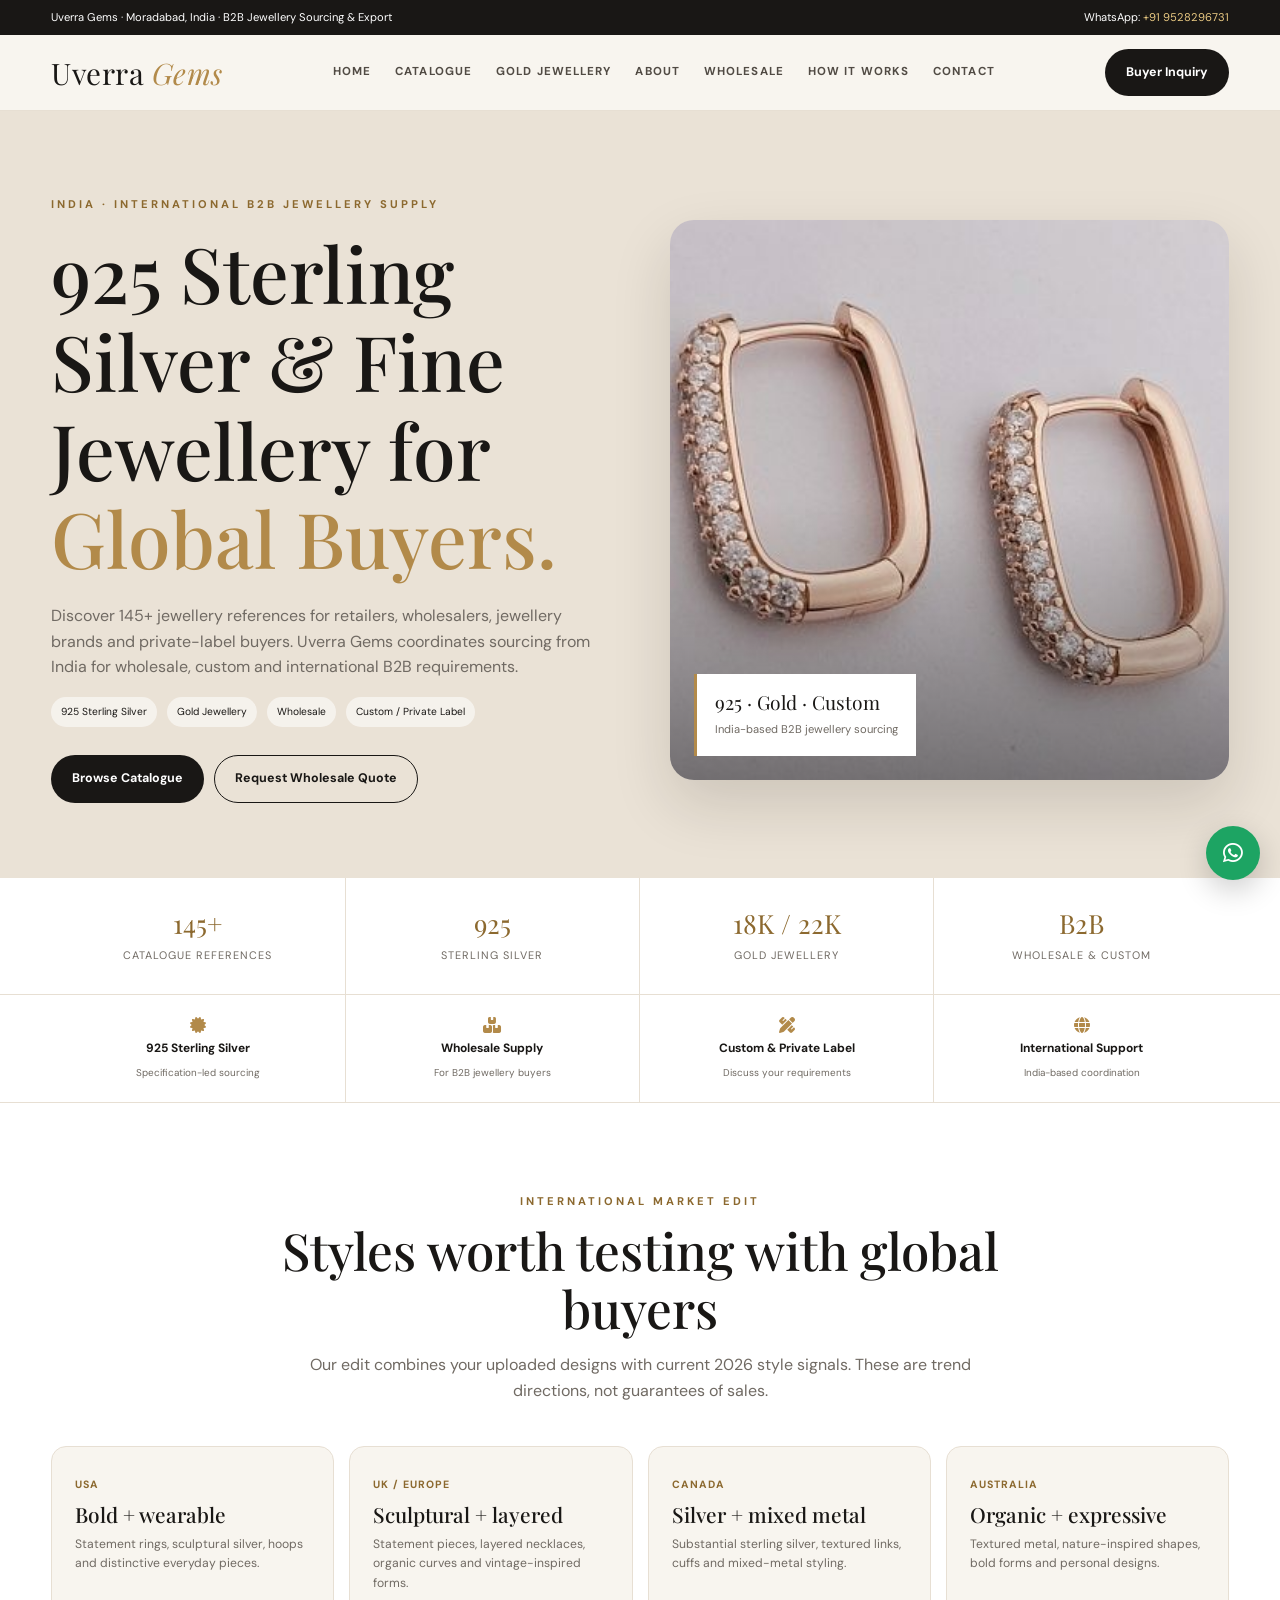
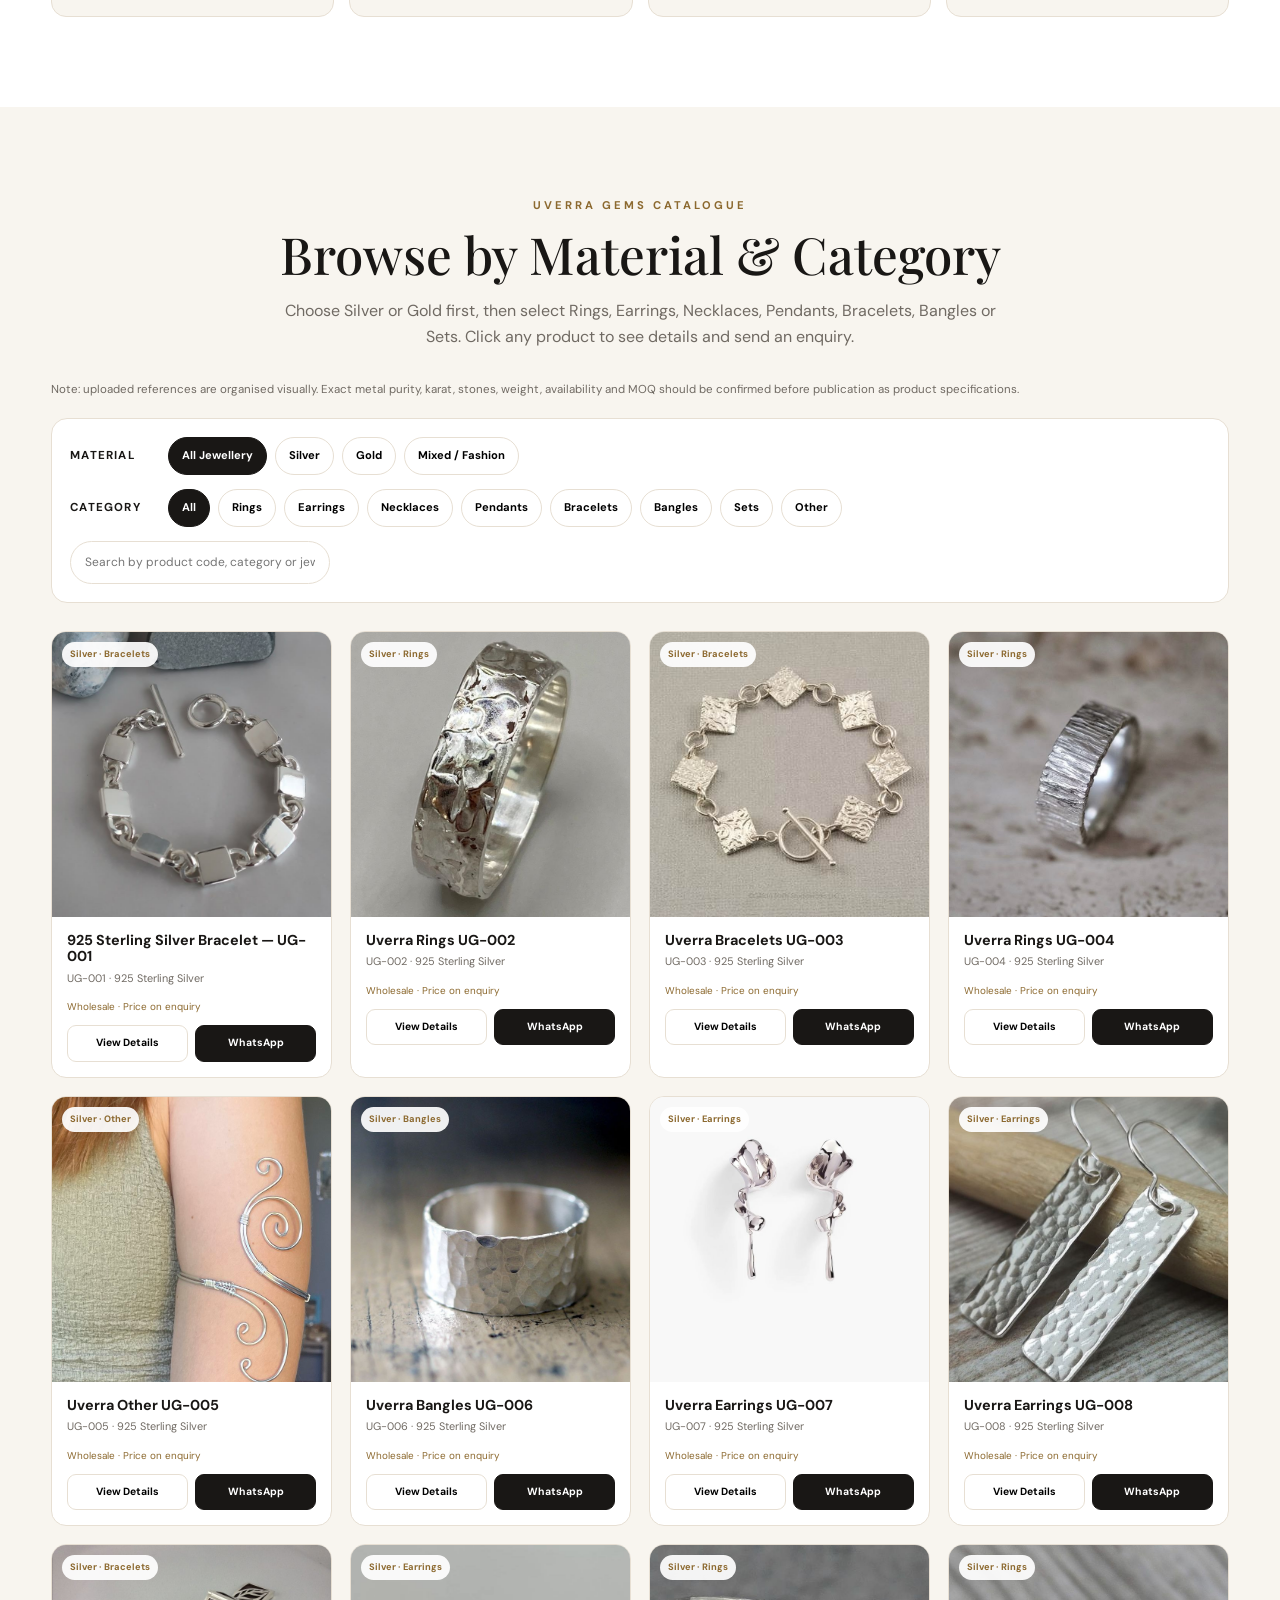
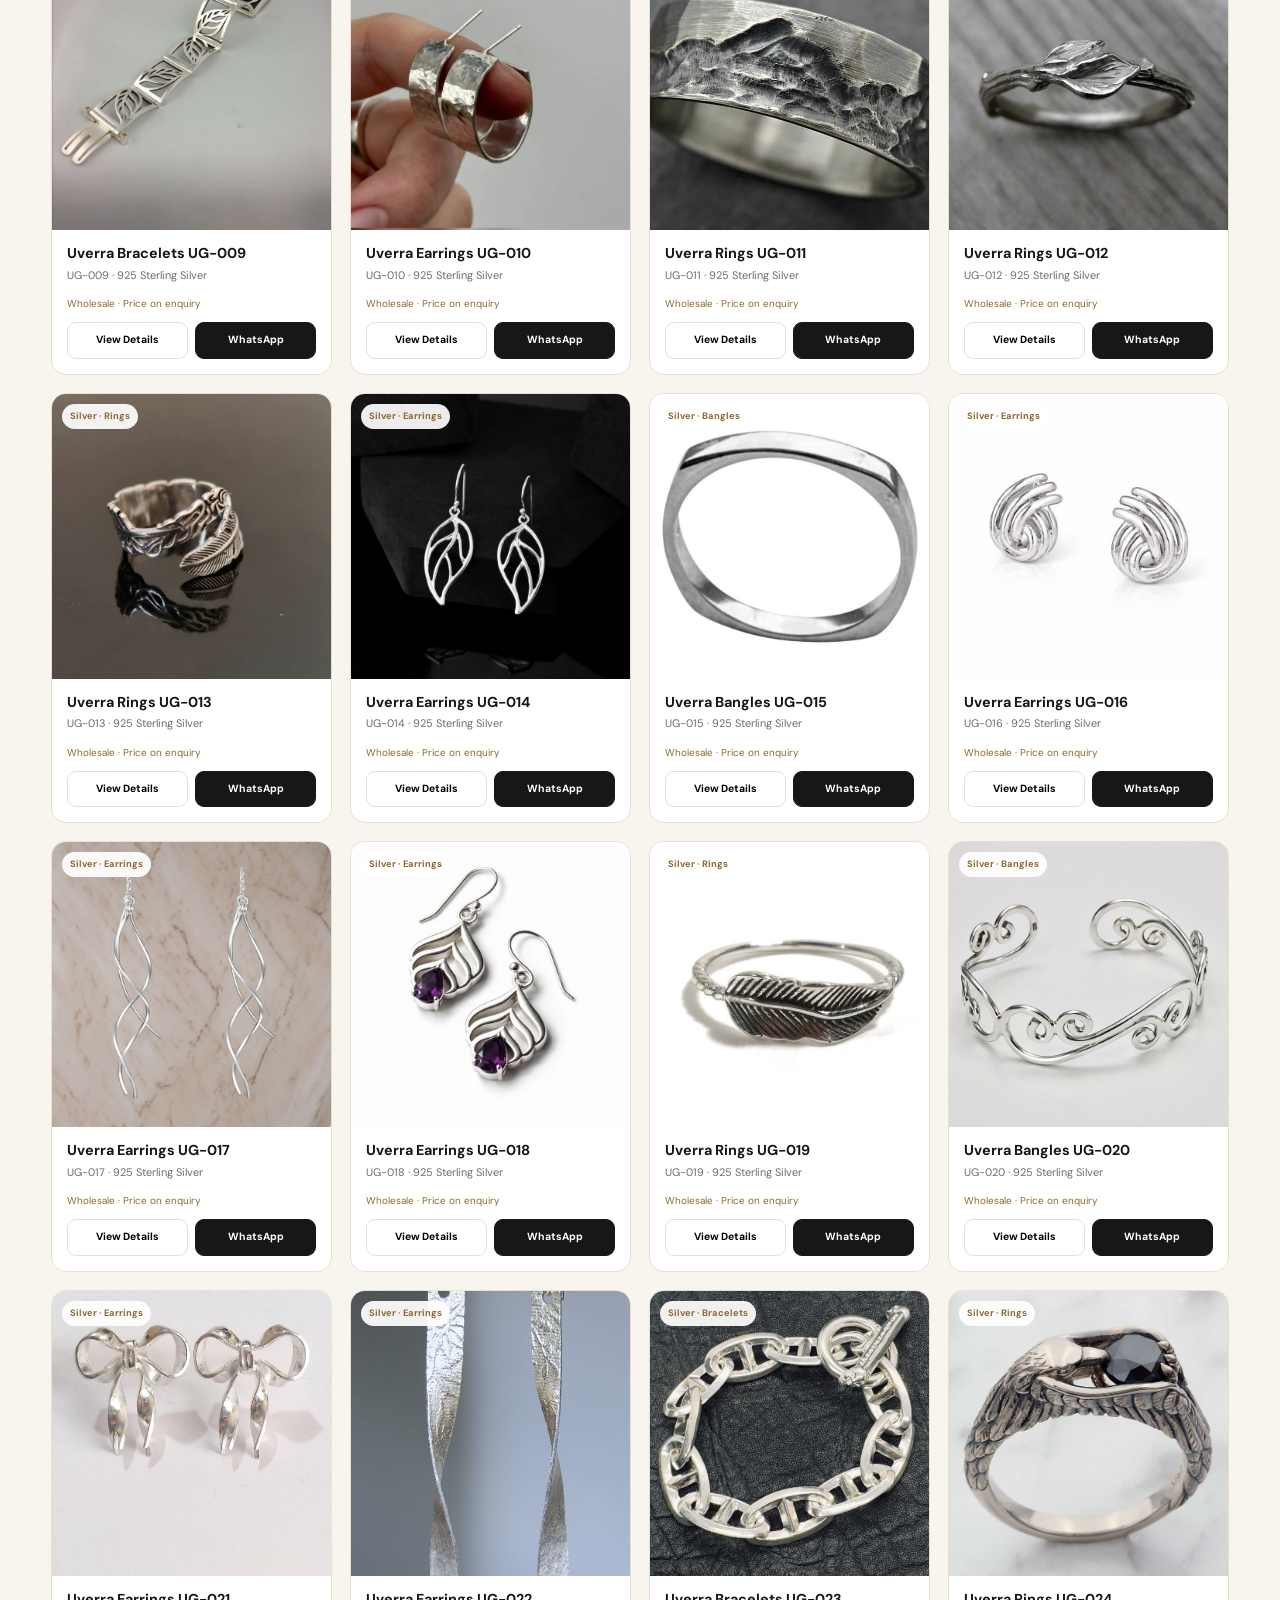
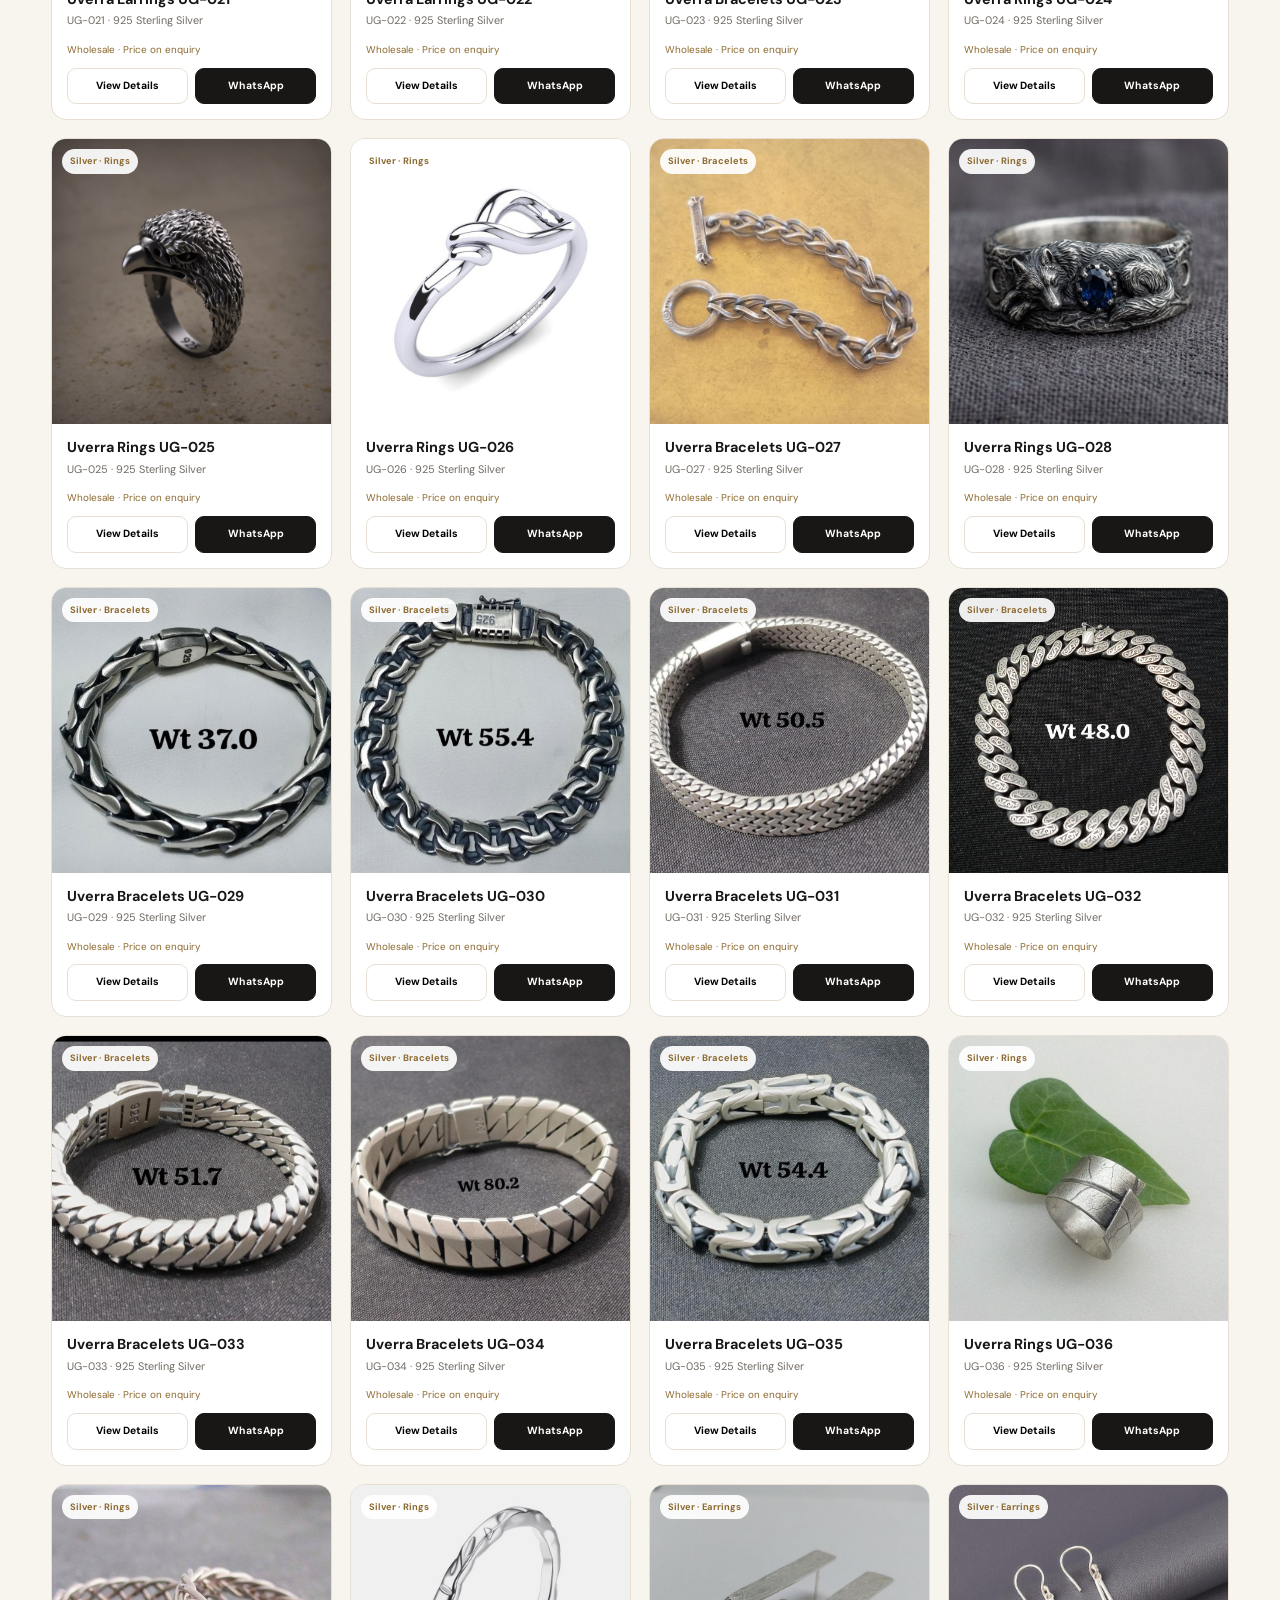
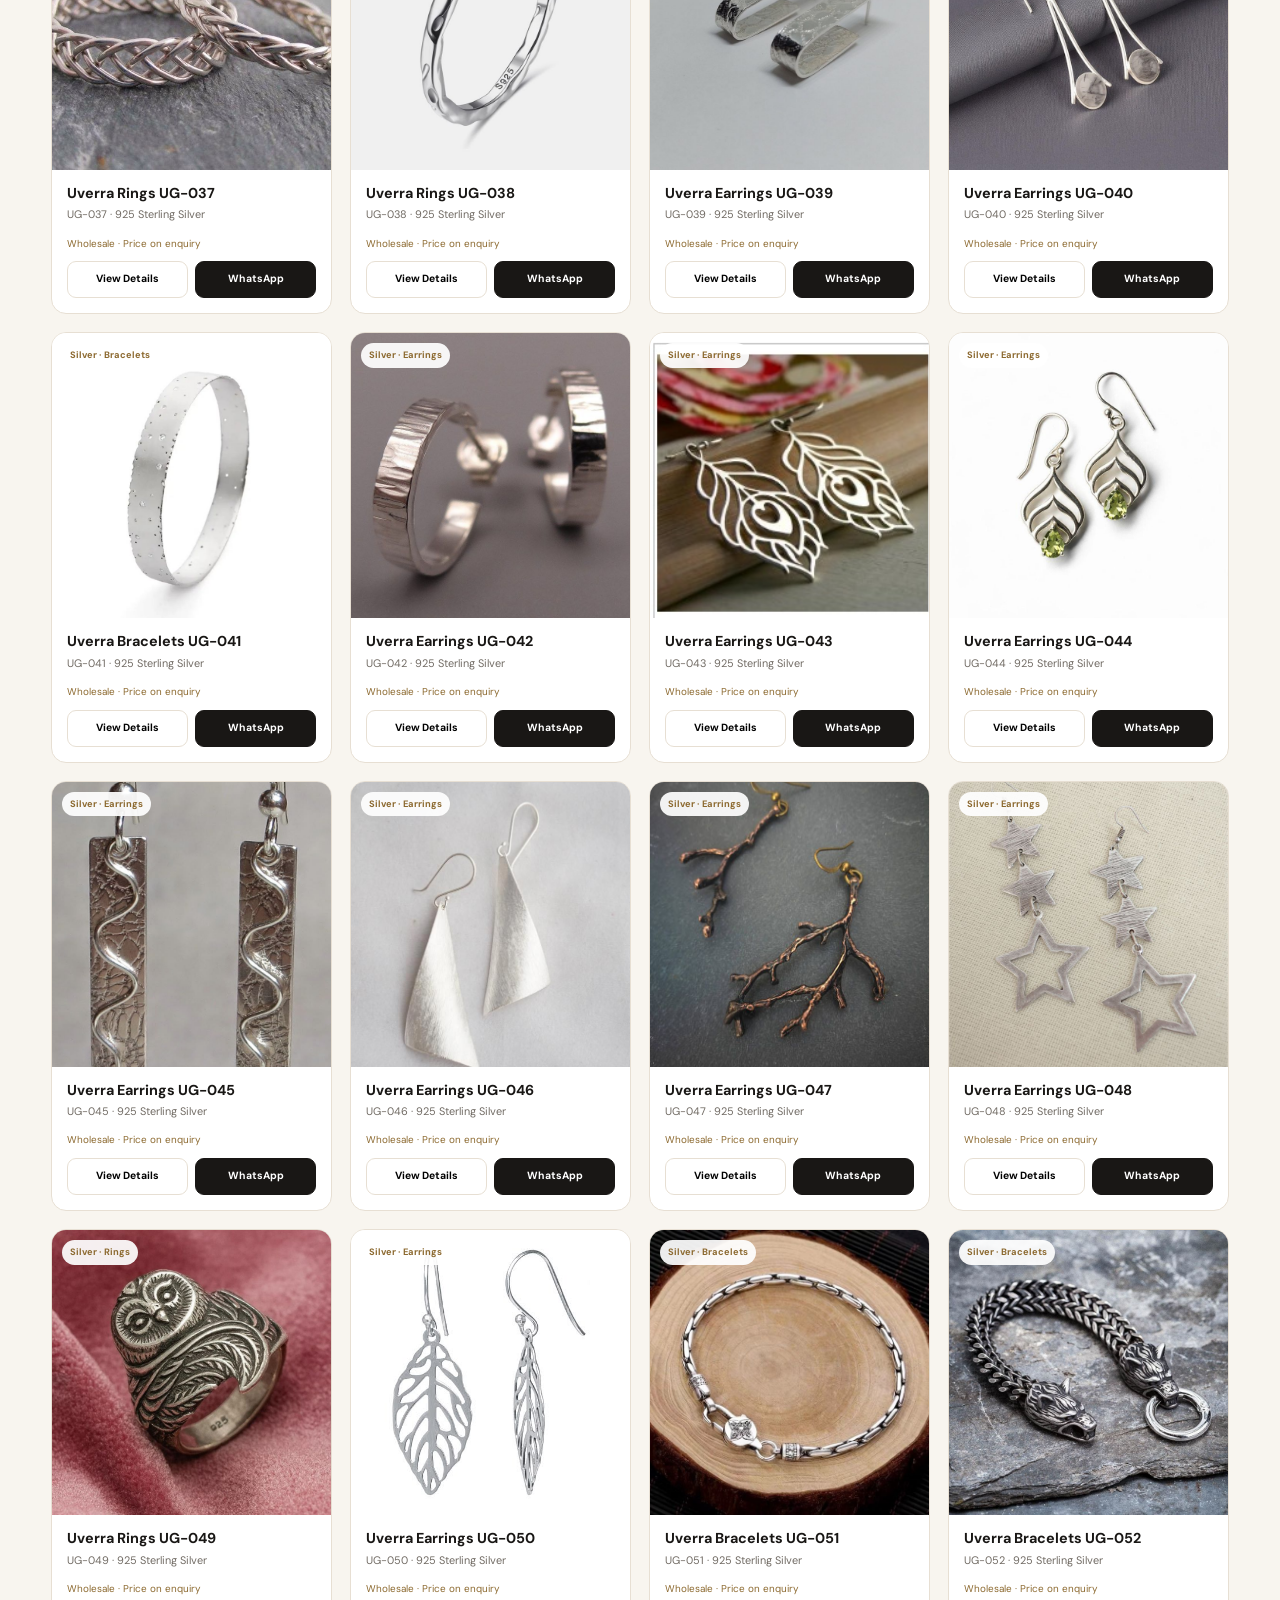
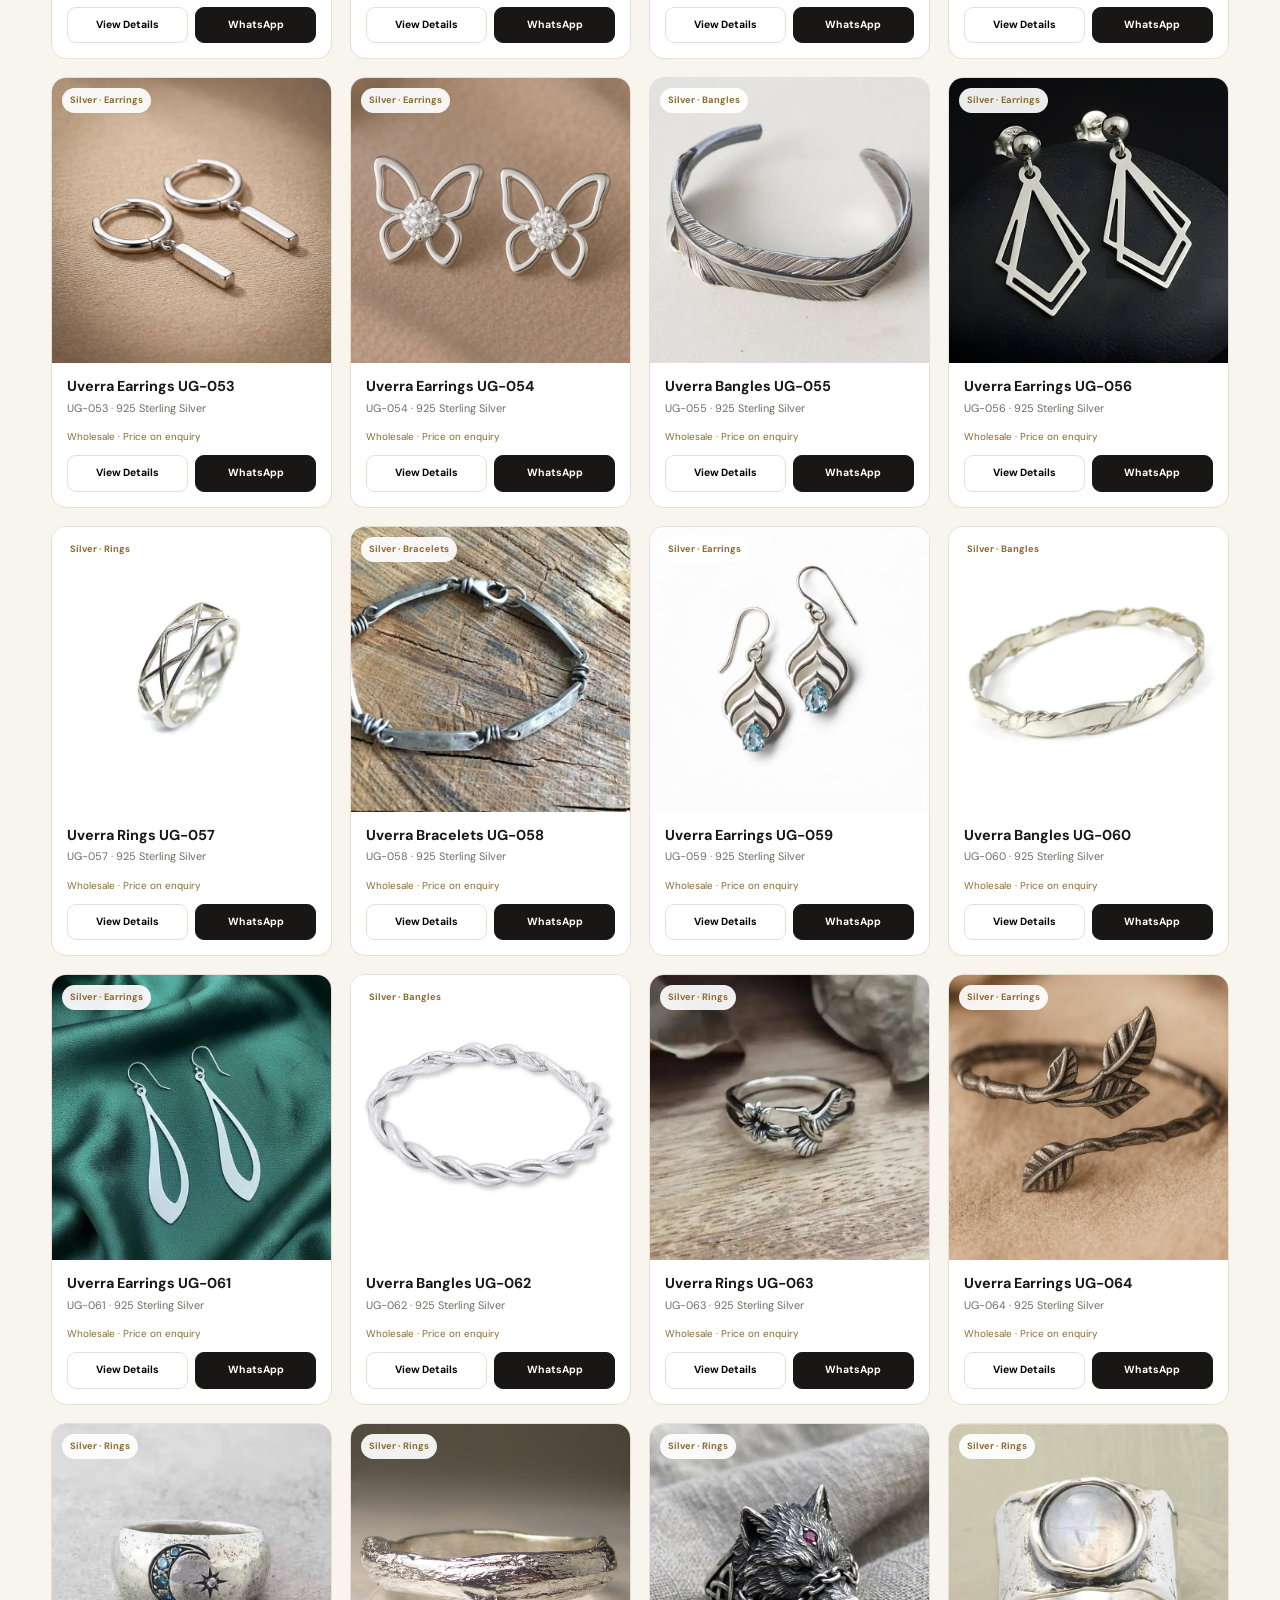
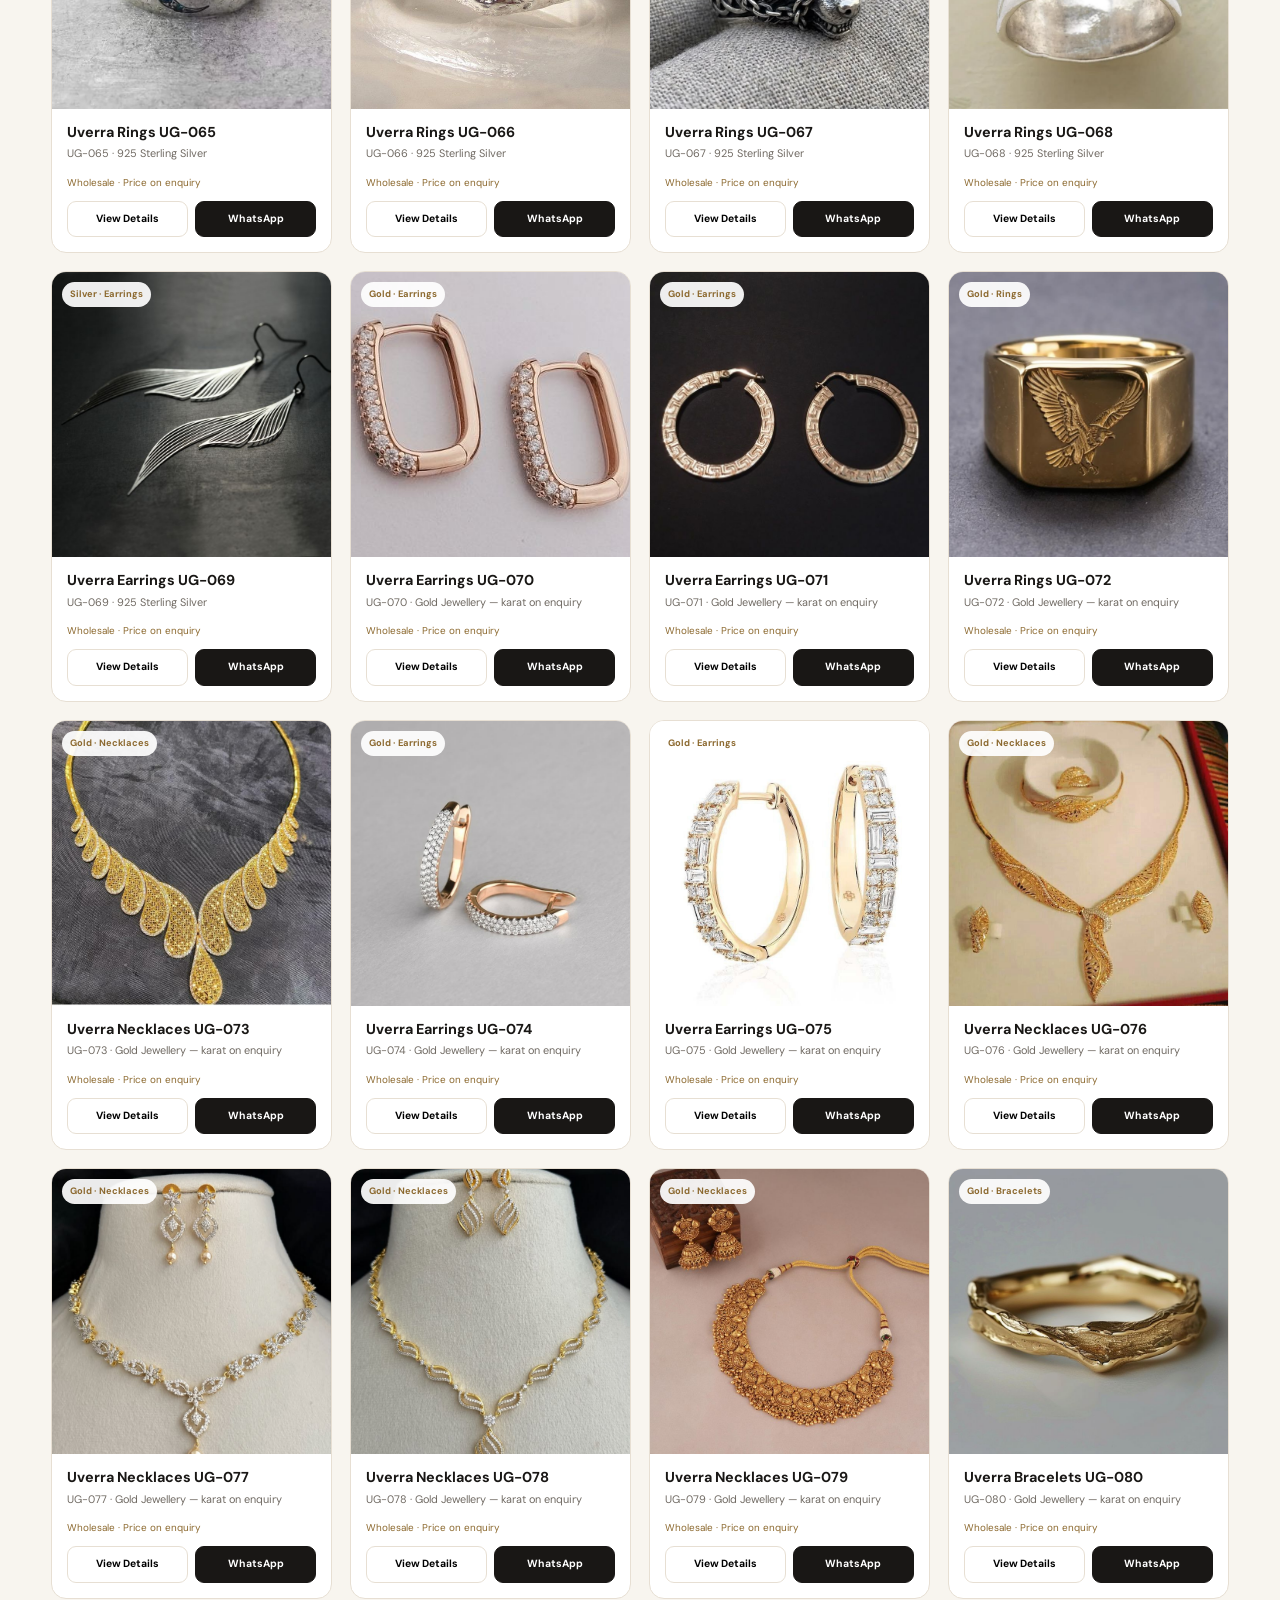
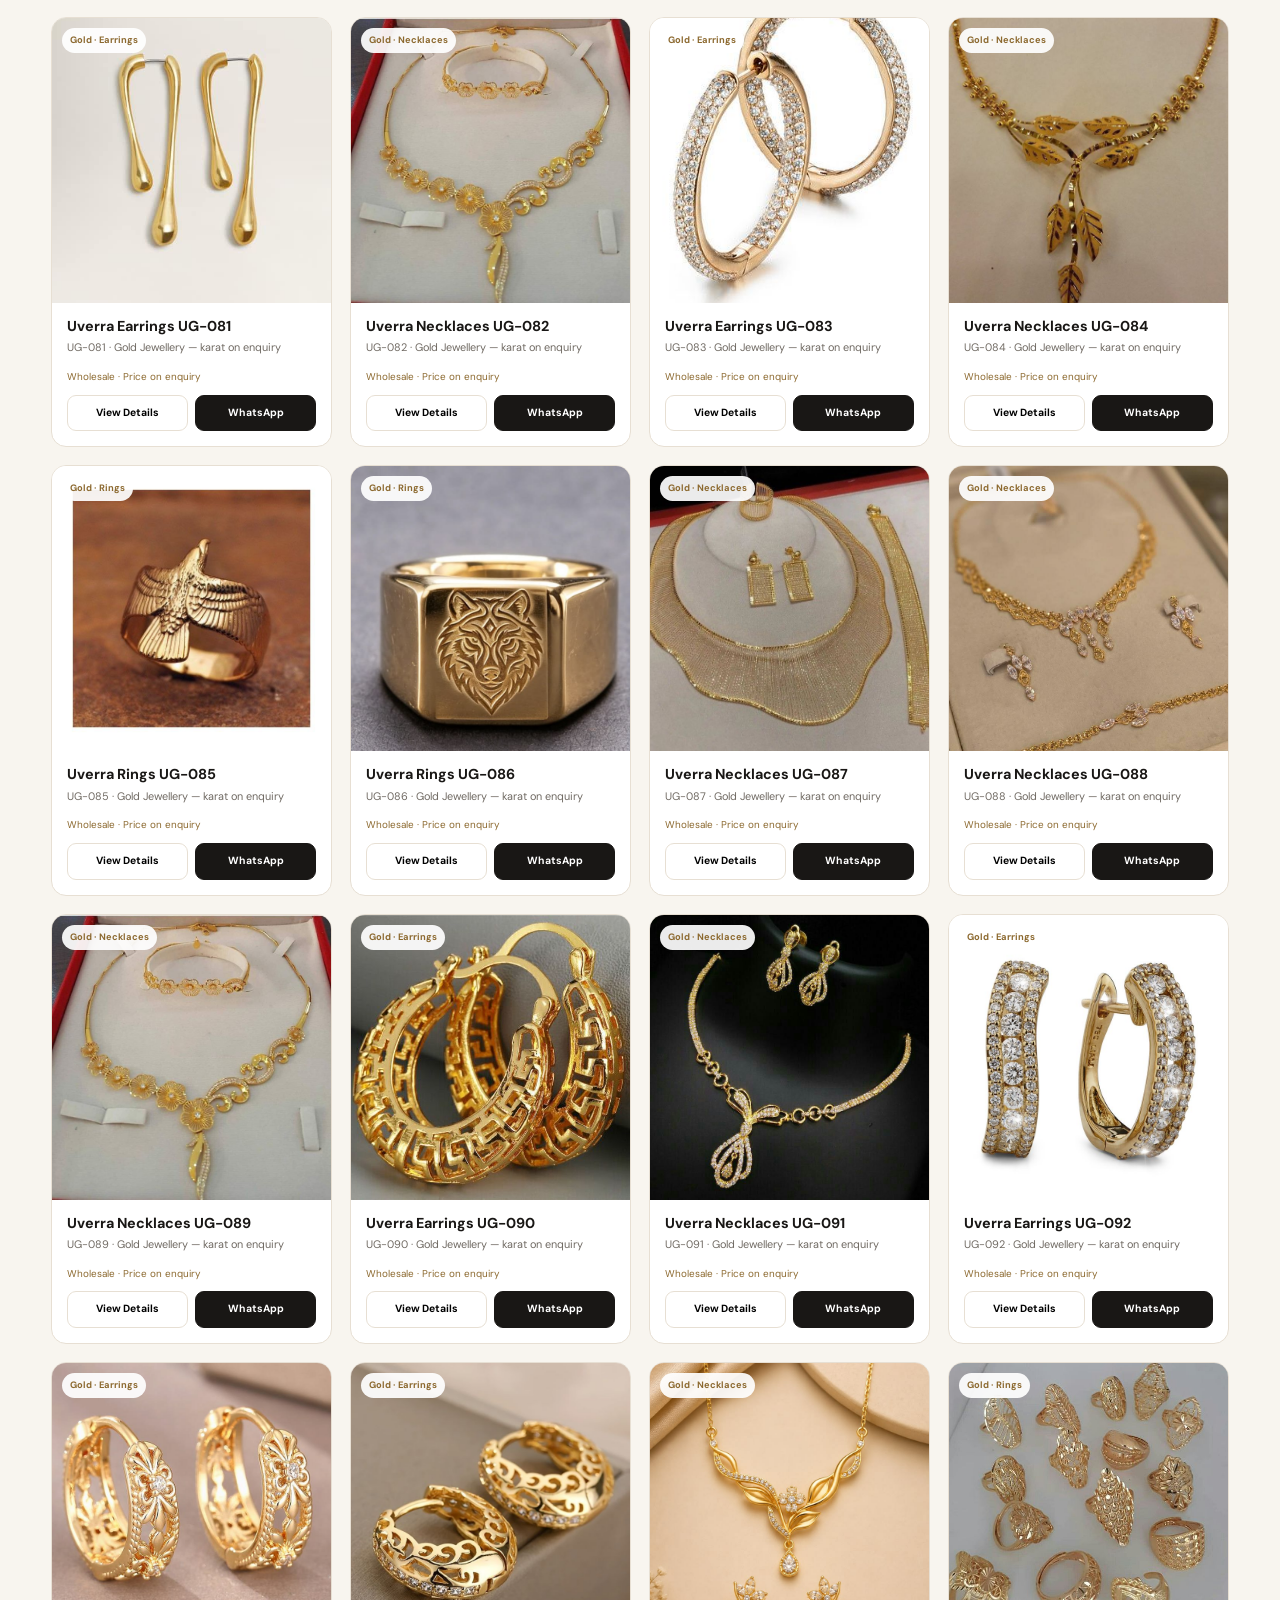
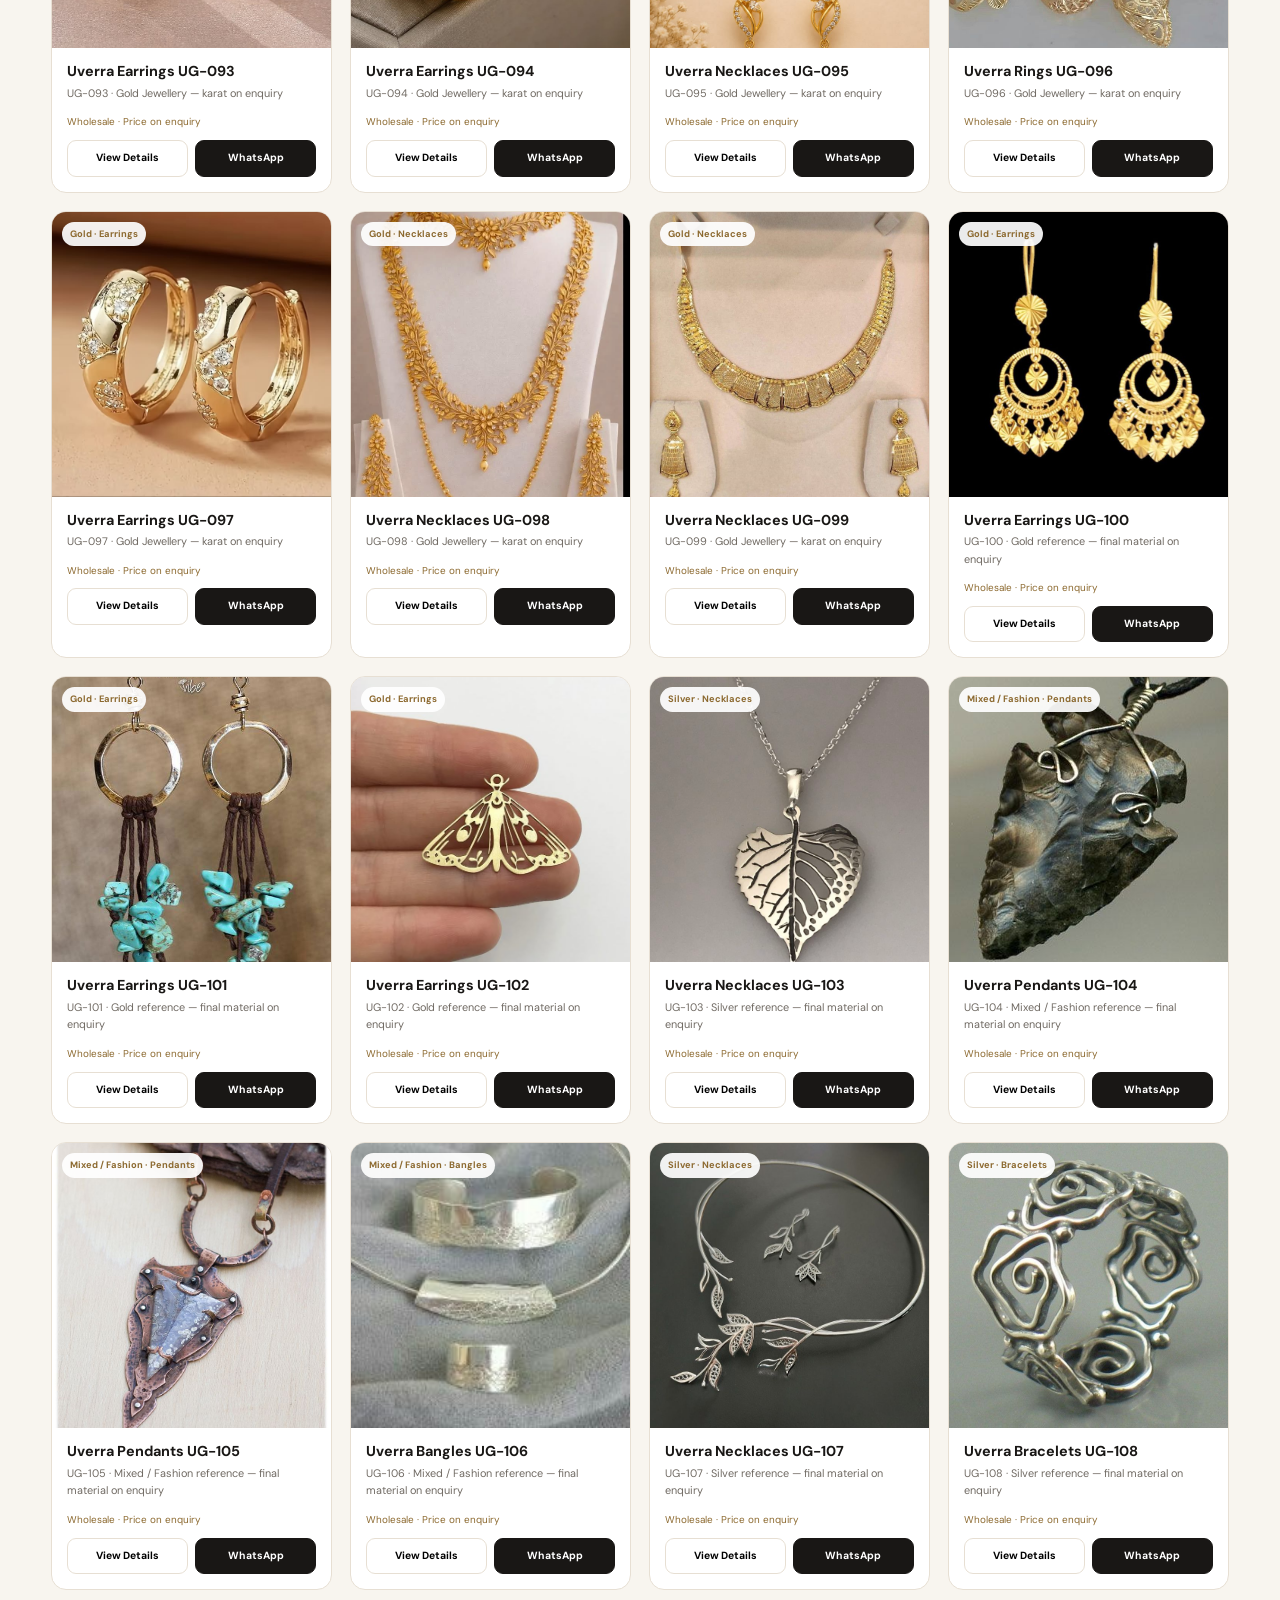
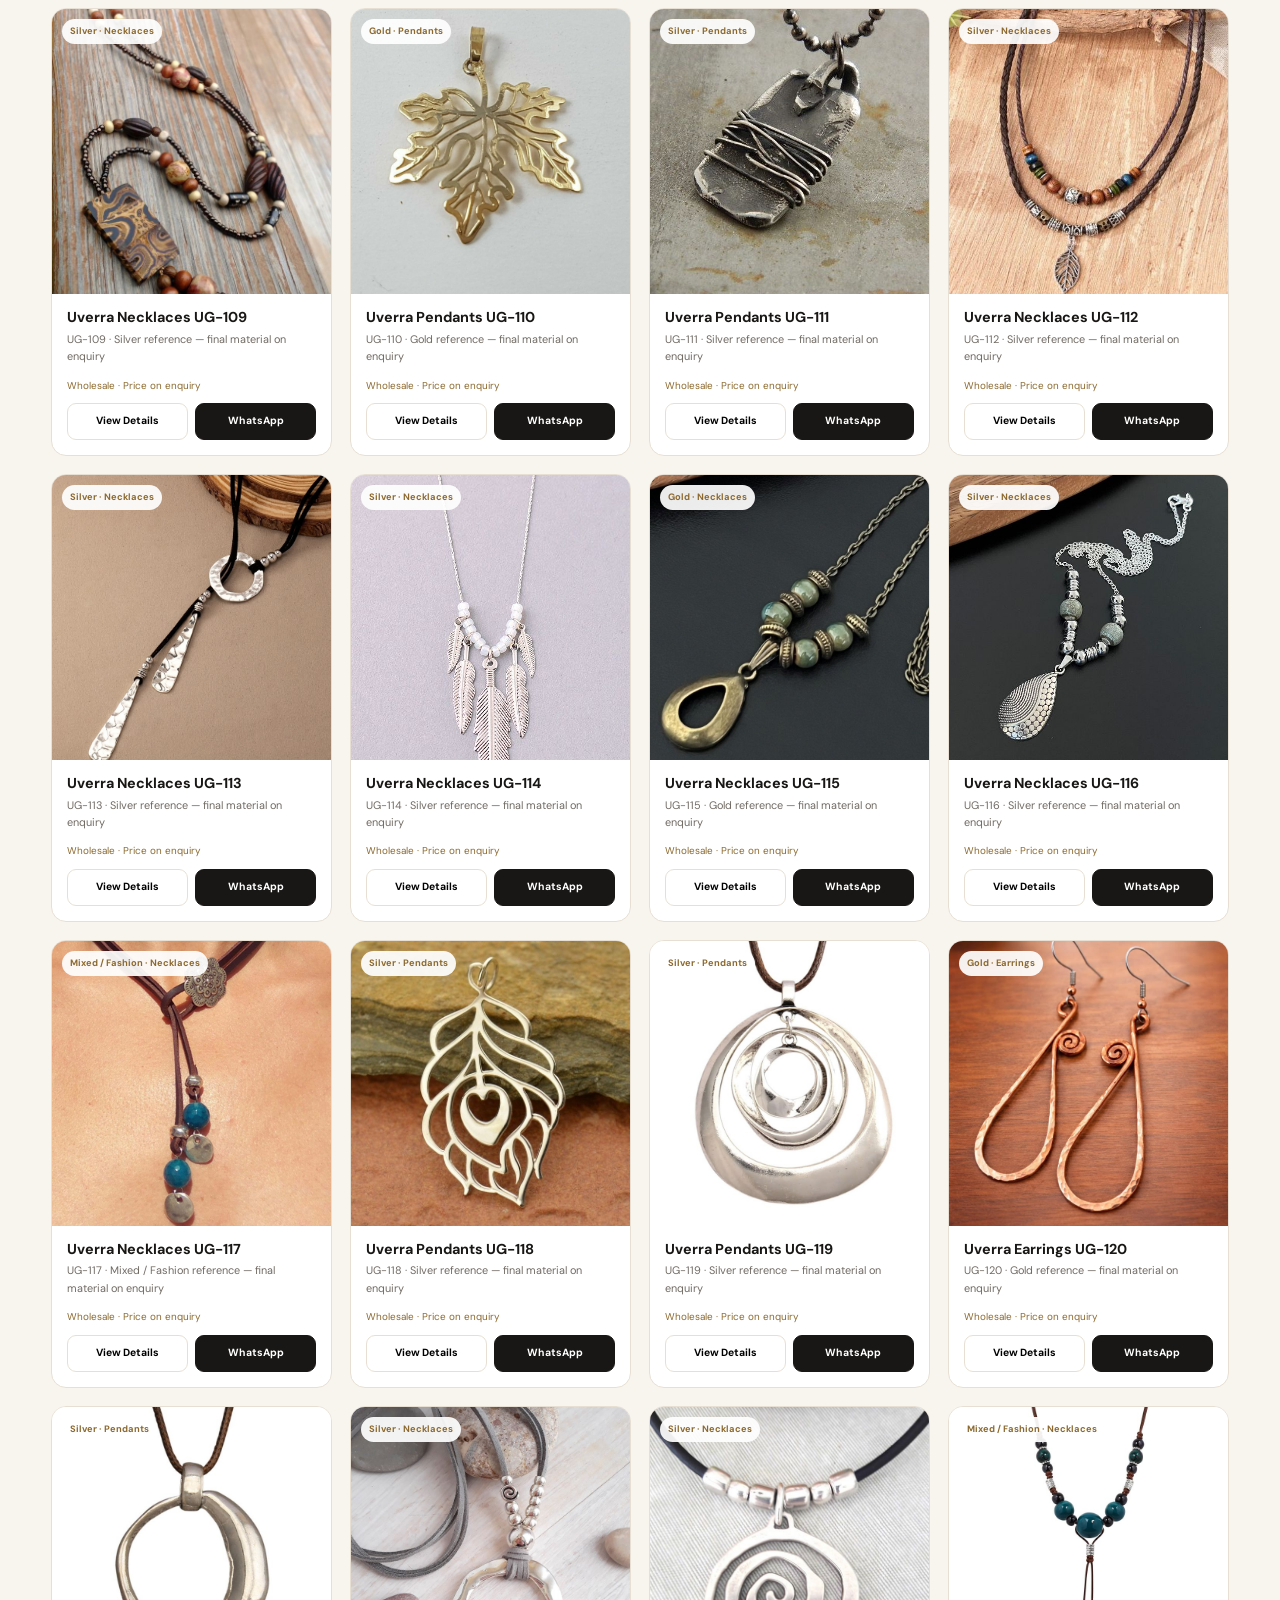
<file: index(2).html>
<!DOCTYPE html>
<html lang="en">
<head>
<meta charset="UTF-8">
<meta name="viewport" content="width=device-width, initial-scale=1.0">
<meta name="description" content="Uverra Gems supplies 925 sterling silver and 9K, 10K, 18K & 22K gold jewellery for international wholesale, custom and private-label buyers."><meta name="robots" content="index, follow, max-image-preview:large"><meta name="keywords" content="Uverra Gems, 925 sterling silver jewellery supplier India, wholesale jewellery India, sterling silver jewellery exporter, custom jewellery supplier, private label jewellery India"><link rel="canonical" href="https://uverragems-blip.github.io/UVERRA-GEMS/"><meta property="og:type" content="website"><meta property="og:title" content="Uverra Gems | 925 Sterling Silver & Fine Jewellery Supplier India"><meta property="og:description" content="Wholesale, custom sourcing and private-label jewellery for international B2B buyers."><meta property="og:url" content="https://uverragems-blip.github.io/UVERRA-GEMS/"><meta name="twitter:card" content="summary_large_image">
<meta name="theme-color" content="#171513">
<title>Uverra Gems | B2B Jewellery Catalogue</title>
<link rel="preconnect" href="https://fonts.googleapis.com">
<link rel="preconnect" href="https://fonts.gstatic.com" crossorigin>
<link href="https://fonts.googleapis.com/css2?family=DM+Sans:wght@400;500;600;700&family=Playfair+Display:wght@500;600&display=swap" rel="stylesheet">
<link rel="stylesheet" href="https://cdnjs.cloudflare.com/ajax/libs/font-awesome/6.4.0/css/all.min.css">
<style>
:root{--ink:#191715;--gold:#b28a4a;--gold2:#8c692f;--cream:#f8f5ef;--white:#fff;--muted:#706a63;--line:#e7dfd3;--soft:#f0e9df;--max:1200px}
*{box-sizing:border-box;margin:0;padding:0} html{scroll-behavior:smooth} body{font-family:"DM Sans",Arial,sans-serif;background:var(--cream);color:var(--ink);line-height:1.6} body.lock{overflow:hidden}
a{text-decoration:none;color:inherit} button,input,select{font:inherit} button{cursor:pointer} img{display:block;max-width:100%}
.container{width:min(var(--max),92%);margin:auto} h1,h2,h3{font-family:"Playfair Display",Georgia,serif;font-weight:500;line-height:1.15}
.eyebrow{font-size:.7rem;text-transform:uppercase;letter-spacing:3px;color:var(--gold2);font-weight:700}
.btn{display:inline-flex;align-items:center;justify-content:center;gap:9px;border:1px solid transparent;border-radius:999px;padding:13px 20px;font-size:.78rem;font-weight:700;transition:.25s}
.btn-dark{background:var(--ink);color:#fff} .btn-dark:hover{background:var(--gold2);transform:translateY(-2px)}
.btn-gold{background:var(--gold);color:#fff} .btn-gold:hover{background:var(--gold2);transform:translateY(-2px)}
.btn-outline{border-color:var(--ink)} .btn-outline:hover{background:var(--ink);color:#fff}
.topbar{background:var(--ink);color:#fff;font-size:.7rem} .topbar .container{min-height:35px;display:flex;justify-content:space-between;align-items:center;gap:12px} .topbar a{color:#e9c982}
nav{position:sticky;top:0;z-index:1000;background:rgba(248,245,239,.96);backdrop-filter:blur(15px);border-bottom:1px solid var(--line)}
.nav{height:75px;display:flex;align-items:center;justify-content:space-between;gap:20px} .logo{font:1.85rem "Playfair Display";letter-spacing:.5px} .logo span{color:var(--gold);font-style:italic}
.links{display:flex;gap:24px;align-items:center} .links a{font-size:.72rem;text-transform:uppercase;letter-spacing:1.1px;font-weight:700;color:#514b44} .links a:hover{color:var(--gold2)}
.menu{display:none;border:0;background:none;font-size:1.3rem}
.hero{background:#eae2d6;padding:85px 0 75px} .hero-grid{display:grid;grid-template-columns:1fr 1fr;align-items:center;gap:60px}
.hero h1{font-size:clamp(3rem,6vw,5.4rem);margin:14px 0 22px} .hero h1 em{font-style:normal;color:var(--gold)}
.hero p{max-width:610px;color:var(--muted);font-size:1rem} .hero-buttons{display:flex;gap:10px;flex-wrap:wrap;margin-top:28px}
.hero-image{height:560px;border-radius:24px;background:url("assets/products/Gold/Earrings/gold_070.jpg") center/cover;box-shadow:0 25px 60px rgba(31,24,17,.14);position:relative}
.hero-image:after{content:"";position:absolute;inset:0;background:linear-gradient(0deg,rgba(0,0,0,.4),transparent 50%);border-radius:24px}
.badge{position:absolute;z-index:2;bottom:24px;left:24px;background:#fff;padding:15px 18px;border-left:3px solid var(--gold)} .badge strong{font:1.2rem "Playfair Display";display:block} .badge span{font-size:.7rem;color:var(--muted)}
.stats{background:#fff;border-bottom:1px solid var(--line)} .stats-grid{display:grid;grid-template-columns:repeat(4,1fr)} .stat{padding:27px 10px;text-align:center;border-right:1px solid var(--line)} .stat:last-child{border:0} .stat strong{font:1.65rem "Playfair Display";color:var(--gold2);display:block} .stat span{font-size:.68rem;text-transform:uppercase;letter-spacing:1px;color:var(--muted)}
.section{padding:90px 0} .head{text-align:center;max-width:730px;margin:0 auto 42px} .head h2{font-size:clamp(2.1rem,4vw,3.3rem);margin:10px 0 14px} .head p{color:var(--muted)}
.market-edit{background:#fff} .market-grid{display:grid;grid-template-columns:repeat(4,1fr);gap:15px} .market{padding:23px;border:1px solid var(--line);border-radius:15px;background:var(--cream)} .market h3{font-size:1.3rem;margin:8px 0} .market p{font-size:.76rem;color:var(--muted)} .market span{font-size:.66rem;text-transform:uppercase;letter-spacing:1px;color:var(--gold2);font-weight:700}
.catalogue{background:var(--cream)} .toolbar{display:flex;gap:12px;justify-content:space-between;align-items:center;flex-wrap:wrap;margin-bottom:25px} .filters{display:flex;gap:8px;flex-wrap:wrap} .filter{border:1px solid var(--line);background:#fff;padding:9px 13px;border-radius:999px;font-size:.7rem;font-weight:700} .filter.active,.filter:hover{background:var(--ink);color:#fff;border-color:var(--ink)}
.search{width:260px;border:1px solid var(--line);background:#fff;padding:11px 14px;border-radius:999px;outline:none;font-size:.75rem} .search:focus{border-color:var(--gold)}
.grid{display:grid;grid-template-columns:repeat(4,1fr);gap:18px} .card{background:#fff;border:1px solid var(--line);border-radius:15px;overflow:hidden;transition:.25s} .card:hover{transform:translateY(-4px);box-shadow:0 15px 40px rgba(30,23,16,.1)} .card-img{height:285px;background:#eee;overflow:hidden;position:relative} .card-img img{width:100%;height:100%;object-fit:cover;transition:.4s} .card:hover .card-img img{transform:scale(1.04)} .tag{position:absolute;top:10px;left:10px;background:rgba(255,255,255,.92);padding:5px 8px;border-radius:999px;font-size:.58rem;font-weight:700;color:var(--gold2)}
.card-body{padding:15px} .card-body h3{font-family:"DM Sans";font-size:.9rem;font-weight:700} .meta{font-size:.68rem;color:var(--muted);margin:5px 0 12px} .card-actions{display:flex;gap:7px} .smallbtn{flex:1;border:1px solid var(--line);background:#fff;border-radius:9px;padding:9px 7px;font-size:.65rem;font-weight:700} .smallbtn.dark{background:var(--ink);border-color:var(--ink);color:#fff}
.empty{grid-column:1/-1;text-align:center;padding:60px;color:var(--muted);display:none}
.trend{background:var(--ink);color:#fff} .trend .head p{color:#b9b1a8} .trend-grid{display:grid;grid-template-columns:repeat(4,1fr);gap:18px} .trend-card{border:1px solid rgba(255,255,255,.12);border-radius:15px;overflow:hidden;background:rgba(255,255,255,.04)} .trend-card img{width:100%;height:270px;object-fit:cover} .trend-card div{padding:17px} .trend-card h3{font-size:1.2rem} .trend-card p{font-size:.7rem;color:#b9b1a8;margin-top:5px}
.b2b{background:#e9e1d5} .b2b-grid{display:grid;grid-template-columns:1fr 1fr;gap:60px;align-items:center} .b2b h2{font-size:3rem;margin:10px 0 17px} .b2b p{color:var(--muted)} .features{display:grid;grid-template-columns:1fr 1fr;gap:12px} .feature{background:#fff;border:1px solid var(--line);border-radius:14px;padding:21px} .feature i{color:var(--gold);font-size:1.2rem} .feature h3{font-family:"DM Sans";font-size:.9rem;margin:10px 0 5px} .feature p{font-size:.72rem}
.contact{background:#fff} .contact-grid{display:grid;grid-template-columns:.85fr 1.15fr;gap:60px} .contact h2{font-size:3rem;margin:10px 0 15px} .contact-copy p{color:var(--muted)} .info{display:flex;gap:12px;margin:19px 0} .info i{width:34px;height:34px;border-radius:50%;background:var(--soft);display:grid;place-items:center;color:var(--gold2)} .info strong{display:block;font-size:.8rem} .info a,.info span{font-size:.76rem;color:var(--muted)}
.form{background:var(--cream);padding:28px;border-radius:18px} .form h3{font-size:1.7rem;margin-bottom:17px} .formgrid{display:grid;grid-template-columns:1fr 1fr;gap:11px} input,select,textarea{width:100%;border:1px solid #ddd4c8;background:#fff;padding:12px;border-radius:9px;outline:none} textarea{min-height:100px;resize:vertical} .full{grid-column:1/-1} .note{font-size:.65rem;color:var(--muted);margin-top:8px}
footer{background:#12110f;color:#aaa39b;padding:45px 0 20px} .footgrid{display:grid;grid-template-columns:1.5fr 1fr 1fr;gap:45px;padding-bottom:30px;border-bottom:1px solid rgba(255,255,255,.1)} footer .logo{color:#fff;display:inline-block;margin-bottom:10px} footer p,footer a{font-size:.73rem} footer h4{font-family:"DM Sans";font-size:.72rem;text-transform:uppercase;letter-spacing:1.4px;color:#fff;margin-bottom:13px} footer a{display:block;margin:7px 0} footer a:hover{color:#e3c27e} .copy{text-align:center;padding-top:18px;font-size:.65rem}
.wa{position:fixed;right:20px;bottom:20px;width:54px;height:54px;border-radius:50%;background:#1da463;color:#fff;display:grid;place-items:center;font-size:1.4rem;z-index:1100;box-shadow:0 10px 30px rgba(0,0,0,.2)}
.modal{position:fixed;inset:0;background:rgba(10,8,6,.72);z-index:2000;display:none;align-items:center;justify-content:center;padding:18px} .modal.open{display:flex} .modalbox{background:#fff;width:min(850px,100%);max-height:92vh;overflow:auto;border-radius:20px;position:relative;padding:25px} .close{position:absolute;right:15px;top:12px;border:0;background:none;font-size:1.6rem;color:#555} .detail{display:grid;grid-template-columns:1fr 1fr;gap:25px} .detail img{width:100%;height:460px;object-fit:cover;border-radius:13px;background:#eee} .detail h2{font-size:2.3rem;margin:9px 0} .detail p{color:var(--muted);font-size:.8rem} .detail .code{color:var(--gold2);font-size:.68rem;font-weight:700;letter-spacing:1px} .detail-list{margin:18px 0;display:grid;gap:8px} .detail-list div{padding:10px;background:var(--soft);border-radius:8px;font-size:.72rem}
.toast{position:fixed;left:50%;bottom:25px;transform:translate(-50%,20px);background:var(--ink);color:#fff;padding:12px 17px;border-radius:9px;font-size:.72rem;opacity:0;pointer-events:none;transition:.3s;z-index:3000} .toast.show{opacity:1;transform:translate(-50%,0)}
@media(max-width:1000px){.links{display:none;position:absolute;left:0;right:0;top:75px;background:var(--cream);padding:18px 5%;border-bottom:1px solid var(--line);flex-direction:column;align-items:flex-start} .links.open{display:flex} .menu{display:block} .hero-grid,.b2b-grid,.contact-grid{grid-template-columns:1fr} .hero-image{height:480px} .grid{grid-template-columns:repeat(3,1fr)} .trend-grid{grid-template-columns:repeat(2,1fr)} .market-grid{grid-template-columns:repeat(2,1fr)}}
@media(max-width:680px){.topbar .right{display:none} .nav{height:68px} .links{top:68px} .hero{padding:55px 0} .hero h1{font-size:3.1rem} .hero-image{height:410px} .stats-grid{grid-template-columns:1fr 1fr} .stat{padding:20px 8px} .grid{grid-template-columns:repeat(2,1fr);gap:12px} .card-img{height:220px} .search{width:100%} .toolbar{align-items:stretch} .filters{width:100%} .detail{grid-template-columns:1fr} .detail img{height:340px} .features,.formgrid{grid-template-columns:1fr} .full{grid-column:auto} .footgrid{grid-template-columns:1fr} .section{padding:70px 0}}

.catalog-controls{display:grid;gap:14px;margin-bottom:28px;background:#fff;border:1px solid var(--line);padding:18px;border-radius:16px}
.filter-line{display:flex;align-items:flex-start;gap:18px;flex-wrap:wrap}
.filter-line>strong{font-size:.72rem;text-transform:uppercase;letter-spacing:1.2px;min-width:80px;padding-top:10px;color:var(--gold-dark)}
.catalog-controls .filters{display:flex;gap:8px;flex-wrap:wrap}
.catalog-controls .filter{border:1px solid var(--line);background:#fff;padding:9px 13px;border-radius:999px;font-size:.7rem;font-weight:700}
.catalog-controls .filter.active,.catalog-controls .filter:hover{background:var(--ink);color:#fff;border-color:var(--ink)}
.catalog-note{font-size:.72rem;color:var(--muted);margin-top:-10px;margin-bottom:18px}

/* International buyer upgrade */
.trust-strip{background:#fff;border-bottom:1px solid var(--line)}
.trust-grid{display:grid;grid-template-columns:repeat(4,1fr);gap:0}
.trust-item{padding:18px 12px;text-align:center;border-right:1px solid var(--line)}
.trust-item:last-child{border:0}
.trust-item i{color:var(--gold);font-size:1rem;margin-bottom:6px}
.trust-item strong{display:block;font-size:.75rem}
.trust-item span{font-size:.62rem;color:var(--muted)}
.about-grid{display:grid;grid-template-columns:1.05fr .95fr;gap:50px;align-items:center}
.about-panel{background:var(--ink);color:#fff;border-radius:20px;padding:35px}
.about-panel h3{font-size:1.8rem;margin-bottom:12px}
.about-panel p{color:#c7c0b8;font-size:.78rem}
.about-list{display:grid;grid-template-columns:1fr 1fr;gap:10px;margin-top:22px}
.about-list div{padding:12px;background:rgba(255,255,255,.06);border:1px solid rgba(255,255,255,.1);border-radius:10px;font-size:.7rem}
.about-list i{color:#d7b777;margin-right:7px}
.steps{display:grid;grid-template-columns:repeat(4,1fr);gap:14px}
.step{background:#fff;border:1px solid var(--line);border-radius:15px;padding:22px}
.step-no{font:1.4rem "Playfair Display";color:var(--gold)}
.step h3{font-family:"DM Sans";font-size:.85rem;font-weight:700;margin:8px 0 5px}
.step p{font-size:.68rem;color:var(--muted)}
.faq{max-width:850px;margin:auto;display:grid;gap:9px}
.faq details{background:#fff;border:1px solid var(--line);border-radius:12px;padding:15px 17px}
.faq summary{cursor:pointer;font-weight:700;font-size:.78rem}
.faq p{color:var(--muted);font-size:.72rem;padding-top:10px}
.hero-copy-note{display:flex;gap:10px;flex-wrap:wrap;margin-top:17px}
.hero-copy-note span{font-size:.64rem;background:rgba(255,255,255,.55);padding:7px 10px;border-radius:999px}
@media(max-width:1000px){.trust-grid{grid-template-columns:repeat(2,1fr)}.about-grid{grid-template-columns:1fr}.steps{grid-template-columns:repeat(2,1fr)}}
@media(max-width:680px){.trust-grid{grid-template-columns:1fr 1fr}.trust-item{padding:14px 6px}.about-list{grid-template-columns:1fr}.steps{grid-template-columns:1fr}}
</style>

<script type="application/ld+json">
{
  "@context":"https://schema.org",
  "@type":"Organization",
  "name":"Uverra Gems",
  "url":"https://uverragems-blip.github.io/UVERRA-GEMS/",
  "email":"uverragems@gmail.com",
  "telephone":"+91 9528296731",
  "address":{"@type":"PostalAddress","addressLocality":"Moradabad","addressRegion":"Uttar Pradesh","addressCountry":"IN"},
  "description":"India-based B2B jewellery sourcing and export partner for international buyers, including 925 sterling silver and fine jewellery."
}
</script>
</head>
<body>
<div class="topbar"><div class="container"><span>Uverra Gems · Moradabad, India · B2B Jewellery Sourcing & Export</span><span class="right">WhatsApp: <a href="https://wa.me/919528296731" target="_blank" rel="noopener">+91 9528296731</a></span></div></div>

<nav><div class="container nav">
<a href="#home" class="logo">Uverra <span>Gems</span></a>
<div class="links" id="links"><a href="#home">Home</a><a href="#catalogue">Catalogue</a><a href="#gold-jewellery">Gold Jewellery</a><a href="#about">About</a><a href="#wholesale">Wholesale</a><a href="#process">How It Works</a><a href="#contact">Contact</a></div>
<div><a class="btn btn-dark" href="#contact">Buyer Inquiry</a><button class="menu" id="menu" aria-label="Menu"><i class="fa-solid fa-bars"></i></button></div>
</div></nav>

<section class="hero" id="home"><div class="container hero-grid">
<div><div class="eyebrow">India · International B2B Jewellery Supply</div><h1>925 Sterling Silver & Fine Jewellery for <em>Global Buyers.</em></h1>
<p>Discover 145+ jewellery references for retailers, wholesalers, jewellery brands and private-label buyers. Uverra Gems coordinates sourcing from India for wholesale, custom and international B2B requirements.</p><div class="hero-copy-note"><span>925 Sterling Silver</span><span>Gold Jewellery</span><span>Wholesale</span><span>Custom / Private Label</span></div>
<div class="hero-buttons"><a class="btn btn-dark" href="#catalogue">Browse Catalogue</a><a class="btn btn-outline" href="#contact">Request Wholesale Quote</a></div>
</div>
<div class="hero-image"><div class="badge"><strong>925 · Gold · Custom</strong><span>India-based B2B jewellery sourcing</span></div></div>
</div></section>

<section class="stats"><div class="container stats-grid"><div class="stat"><strong>145+</strong><span>Catalogue References</span></div><div class="stat"><strong>925</strong><span>Sterling Silver</span></div><div class="stat"><strong>18K / 22K</strong><span>Gold Jewellery</span></div><div class="stat"><strong>B2B</strong><span>Wholesale & Custom</span></div></div></section>

<section class="trust-strip">
  <div class="container trust-grid">
    <div class="trust-item"><i class="fa-solid fa-certificate"></i><strong>925 Sterling Silver</strong><span>Specification-led sourcing</span></div>
    <div class="trust-item"><i class="fa-solid fa-boxes-stacked"></i><strong>Wholesale Supply</strong><span>For B2B jewellery buyers</span></div>
    <div class="trust-item"><i class="fa-solid fa-pen-ruler"></i><strong>Custom & Private Label</strong><span>Discuss your requirements</span></div>
    <div class="trust-item"><i class="fa-solid fa-globe"></i><strong>International Support</strong><span>India-based coordination</span></div>
  </div>
</section>

<section class="section market-edit" id="market"><div class="container">
<div class="head"><div class="eyebrow">International Market Edit</div><h2>Styles worth testing with global buyers</h2><p>Our edit combines your uploaded designs with current 2026 style signals. These are trend directions, not guarantees of sales.</p></div>
<div class="market-grid">
<div class="market"><span>USA</span><h3>Bold + wearable</h3><p>Statement rings, sculptural silver, hoops and distinctive everyday pieces.</p></div>
<div class="market"><span>UK / Europe</span><h3>Sculptural + layered</h3><p>Statement pieces, layered necklaces, organic curves and vintage-inspired forms.</p></div>
<div class="market"><span>Canada</span><h3>Silver + mixed metal</h3><p>Substantial sterling silver, textured links, cuffs and mixed-metal styling.</p></div>
<div class="market"><span>Australia</span><h3>Organic + expressive</h3><p>Textured metal, nature-inspired shapes, bold forms and personal designs.</p></div>
</div></div></section>

<section class="section catalogue" id="catalogue"><div class="container">
<div class="head"><div class="eyebrow">Uverra Gems Catalogue</div><h2>Browse by Material & Category</h2><p>Choose Silver or Gold first, then select Rings, Earrings, Necklaces, Pendants, Bracelets, Bangles or Sets. Click any product to see details and send an enquiry.</p></div><div class="catalog-note">Note: uploaded references are organised visually. Exact metal purity, karat, stones, weight, availability and MOQ should be confirmed before publication as product specifications.</div>
<div class="catalog-controls">
  <div class="filter-line">
    <strong>Material</strong>
    <div class="filters" id="materialFilters">
      <button class="filter active" data-material="All">All Jewellery</button>
      <button class="filter" data-material="Silver">Silver</button>
      <button class="filter" data-material="Gold">Gold</button>
      <button class="filter" data-material="Mixed / Fashion">Mixed / Fashion</button>
    </div>
  </div>
  <div class="filter-line">
    <strong>Category</strong>
    <div class="filters" id="categoryFilters"></div>
  </div>
  <input class="search" id="search" placeholder="Search by product code, category or jewellery type...">
</div>
<div class="grid" id="grid"></div><div class="empty" id="empty">No products match your search.</div>
</div></section>

<section class="section trend"><div class="container"><div class="head"><div class="eyebrow" style="color:#d7b777">Trend-inspired edit</div><h2>Selected styles for your next outreach</h2><p>These references are selected from your uploaded files to represent sculptural, organic, bold and wearable directions that are showing current market momentum.</p></div>
<div class="trend-grid" id="trendGrid"></div></div></section>


<section class="section" id="about">
  <div class="container about-grid">
    <div>
      <div class="eyebrow">About Uverra Gems</div>
      <h2 style="font-size:3rem;margin:10px 0 16px">An India-based sourcing partner for international jewellery businesses.</h2>
      <p style="color:var(--muted);font-size:.82rem;max-width:650px">
        Uverra Gems helps international buyers source jewellery from India according to their collection, material, design, quantity and branding requirements. We work with production partners to coordinate suitable jewellery supply rather than presenting ourselves as a factory.
      </p>
      <div style="margin-top:24px"><a class="btn btn-dark" href="#contact">Talk to Uverra Gems</a></div>
    </div>
    <div class="about-panel">
      <div class="eyebrow" style="color:#d7b777">Buyer Support</div>
      <h3>From reference design to wholesale enquiry.</h3>
      <p>Share the product, style, material or target quantity you are looking for. We can discuss sourcing options, specifications, MOQ and quotation requirements.</p>
      <div class="about-list">
        <div><i class="fa-solid fa-check"></i>Wholesale enquiries</div>
        <div><i class="fa-solid fa-check"></i>Custom sourcing</div>
        <div><i class="fa-solid fa-check"></i>Private label discussions</div>
        <div><i class="fa-solid fa-check"></i>International B2B coordination</div>
      </div>
    </div>
  </div>
</section>

<section class="section b2b" id="wholesale"><div class="container b2b-grid"><div><div class="eyebrow">For Buyers</div><h2>A sourcing partner for your collection.</h2><p>Tell us your target category, material, quantity or design references. We can discuss suitable sourcing, custom requirements and private-label opportunities.</p><div style="margin-top:25px"><a class="btn btn-gold" href="#contact">Start Buyer Conversation</a></div></div>
<div class="features"><div class="feature"><i class="fa-solid fa-boxes-stacked"></i><h3>Wholesale Supply</h3><p>For boutiques, retailers and online jewellery businesses.</p></div><div class="feature"><i class="fa-solid fa-pen-ruler"></i><h3>Custom Sourcing</h3><p>Share reference designs and specifications.</p></div><div class="feature"><i class="fa-solid fa-tags"></i><h3>Private Label</h3><p>Discuss branding and collection requirements.</p></div><div class="feature"><i class="fa-solid fa-globe"></i><h3>Export Support</h3><p>India-based coordination for international B2B orders.</p></div></div></div></section>


<section class="section" id="process">
  <div class="container">
    <div class="head"><div class="eyebrow">How It Works</div><h2>Simple sourcing for international buyers.</h2><p>A clear four-step path from your requirement to a quotation discussion.</p></div>
    <div class="steps">
      <div class="step"><div class="step-no">01</div><h3>Share your requirement</h3><p>Tell us the category, material, design reference and approximate quantity.</p></div>
      <div class="step"><div class="step-no">02</div><h3>We review sourcing options</h3><p>We coordinate suitable production/sourcing options in India.</p></div>
      <div class="step"><div class="step-no">03</div><h3>Confirm specifications</h3><p>Discuss material, weight, finish, MOQ, pricing and availability.</p></div>
      <div class="step"><div class="step-no">04</div><h3>Move toward order</h3><p>Proceed with samples or wholesale order discussions as appropriate.</p></div>
    </div>
  </div>
</section>

<section class="section contact" id="contact"><div class="container contact-grid"><div class="contact-copy"><div class="eyebrow">Contact Uverra Gems</div><h2>Let's discuss your jewellery requirement.</h2><p>For wholesale, custom sourcing, private label or catalogue enquiries, contact us directly.</p>
<div class="info"><i class="fa-solid fa-location-dot"></i><div><strong>Location</strong><span>Moradabad, Uttar Pradesh, India</span></div></div>
<div class="info"><i class="fa-brands fa-whatsapp"></i><div><strong>WhatsApp</strong><a href="https://wa.me/919528296731" target="_blank" rel="noopener">+91 9528296731</a></div></div>
<div class="info"><i class="fa-solid fa-envelope"></i><div><strong>Email</strong><a href="mailto:uverragems@gmail.com">uverragems@gmail.com</a></div></div>
<div class="info"><i class="fa-brands fa-instagram"></i><div><strong>Instagram</strong><a href="https://instagram.com/uverra_gems" target="_blank" rel="noopener">@uverra_gems</a></div></div>
</div>
<div class="form"><h3>Send a Buyer Inquiry</h3><form id="contactForm"><div class="formgrid"><input name="name" placeholder="Your name *" required><input name="company" placeholder="Company name"><input type="email" name="email" placeholder="Business email *" required><input name="country" placeholder="Country *" required><select name="product" required><option value="">Product interest *</option><option>925 Sterling Silver</option><option>18K Gold</option><option>22K Gold</option><option>Rings</option><option>Earrings</option><option>Necklaces / Pendants</option><option>Bracelets / Bangles</option><option>Custom / Private Label</option></select><input name="quantity" placeholder="Approx. quantity / MOQ"><textarea class="full" name="message" placeholder="Tell us about your requirement *" required></textarea><button class="btn btn-gold full">Send Inquiry</button></div></form><div class="note">The form opens a prepared email to uverragems@gmail.com. WhatsApp is also available for direct enquiries.</div></div>
</div></section>


<section class="section" id="faq">
  <div class="container">
    <div class="head"><div class="eyebrow">Buyer FAQ</div><h2>Questions international buyers ask.</h2></div>
    <div class="faq">
      <details><summary>Do you supply wholesale jewellery?</summary><p>Yes. Uverra Gems is positioned for B2B wholesale enquiries, retailers, wholesalers and jewellery brands.</p></details>
      <details><summary>Can I request custom or private-label jewellery?</summary><p>Yes. Share your design references, specifications and branding requirements so we can discuss suitable sourcing options.</p></details>
      <details><summary>Do you supply 925 sterling silver jewellery?</summary><p>Yes. 925 sterling silver is a core catalogue category. Final specifications, weight, stones, availability and MOQ are confirmed before an order.</p></details>
      <details><summary>Can you ship internationally?</summary><p>International B2B order coordination is available. Shipping, documentation and delivery details are confirmed according to the buyer and order requirements.</p></details>
      <details><summary>How do I get wholesale pricing?</summary><p>Use the Buyer Inquiry form or WhatsApp and mention the product code, quantity and required specifications. We will discuss the appropriate quotation.</p></details>
    </div>
  </div>
</section>

<footer><div class="container"><div class="footgrid"><div><a class="logo" href="#home">Uverra <span>Gems</span></a><p>India-based B2B jewellery sourcing and export for international buyers.</p></div><div><h4>Catalogue</h4><a href="#catalogue">All Jewellery</a><a href="#catalogue">Silver</a><a href="#catalogue">Gold</a><a href="#catalogue">Rings · Earrings · Necklaces</a></div><div><h4>Contact</h4><a href="https://wa.me/919528296731" target="_blank" rel="noopener">+91 9528296731</a><a href="mailto:uverragems@gmail.com">uverragems@gmail.com</a><a href="https://instagram.com/uverra_gems" target="_blank" rel="noopener">@uverra_gems</a></div></div><div class="copy">© 2026 Uverra Gems. All rights reserved.</div></div></footer>

<a class="wa" href="https://wa.me/919528296731?text=Hello%20Uverra%20Gems%2C%20I%20am%20interested%20in%20your%20B2B%20jewellery%20catalogue." target="_blank" rel="noopener" aria-label="WhatsApp"><i class="fa-brands fa-whatsapp"></i></a>

<div class="modal" id="modal"><div class="modalbox"><button type="button" class="close" id="close" aria-label="Close product details">&times;</button><div class="detail"><div><img id="detailImg" alt=""><div style="margin-top:10px"><a id="waProduct" class="btn btn-gold" target="_blank" rel="noopener"><i class="fa-brands fa-whatsapp"></i> Enquire on WhatsApp</a></div></div><div><div class="eyebrow" id="detailCat"></div><h2 id="detailName"></h2><div class="code" id="detailCode"></div><p style="margin-top:12px">Reference from the Uverra Gems catalogue. Exact specifications, availability, pricing and MOQ are confirmed according to the buyer's requirement.</p><div class="detail-list"><div><strong>Category:</strong> <span id="detailCategory"></span></div><div><strong>Material:</strong> <span id="detailMaterial"></span></div><div><strong>MOQ:</strong> On enquiry</div><div><strong>Customization:</strong> Discuss with buyer</div></div><a href="#contact" class="btn btn-dark" id="modalContact">Send Buyer Inquiry</a></div></div></div></div>
<div class="toast" id="toast">Your enquiry email has been prepared.</div>

<script>
const PRODUCTS = [{"id": "UG-001", "name": "925 Sterling Silver Bracelet — UG-001", "category": "Bracelets", "material": "925 Sterling Silver", "image": "assets/products/Silver/Bracelets/silver_001.jpg", "collection": "Silver"}, {"id": "UG-002", "name": "Uverra Rings UG-002", "category": "Rings", "material": "925 Sterling Silver", "image": "assets/products/Silver/Rings/silver_002.jpg", "collection": "Silver"}, {"id": "UG-003", "name": "Uverra Bracelets UG-003", "category": "Bracelets", "material": "925 Sterling Silver", "image": "assets/products/Silver/Bracelets/silver_003.jpg", "collection": "Silver"}, {"id": "UG-004", "name": "Uverra Rings UG-004", "category": "Rings", "material": "925 Sterling Silver", "image": "assets/products/Silver/Rings/silver_004.jpg", "collection": "Silver"}, {"id": "UG-005", "name": "Uverra Other UG-005", "category": "Other", "material": "925 Sterling Silver", "image": "assets/products/Silver/Other/silver_005.jpg", "collection": "Silver"}, {"id": "UG-006", "name": "Uverra Bangles UG-006", "category": "Bangles", "material": "925 Sterling Silver", "image": "assets/products/Silver/Bangles/silver_006.jpg", "collection": "Silver"}, {"id": "UG-007", "name": "Uverra Earrings UG-007", "category": "Earrings", "material": "925 Sterling Silver", "image": "assets/products/Silver/Earrings/silver_007.jpg", "collection": "Silver"}, {"id": "UG-008", "name": "Uverra Earrings UG-008", "category": "Earrings", "material": "925 Sterling Silver", "image": "assets/products/Silver/Earrings/silver_008.jpg", "collection": "Silver"}, {"id": "UG-009", "name": "Uverra Bracelets UG-009", "category": "Bracelets", "material": "925 Sterling Silver", "image": "assets/products/Silver/Bracelets/silver_009.jpg", "collection": "Silver"}, {"id": "UG-010", "name": "Uverra Earrings UG-010", "category": "Earrings", "material": "925 Sterling Silver", "image": "assets/products/Silver/Earrings/silver_010.jpg", "collection": "Silver"}, {"id": "UG-011", "name": "Uverra Rings UG-011", "category": "Rings", "material": "925 Sterling Silver", "image": "assets/products/Silver/Rings/silver_011.jpg", "collection": "Silver"}, {"id": "UG-012", "name": "Uverra Rings UG-012", "category": "Rings", "material": "925 Sterling Silver", "image": "assets/products/Silver/Rings/silver_012.jpg", "collection": "Silver"}, {"id": "UG-013", "name": "Uverra Rings UG-013", "category": "Rings", "material": "925 Sterling Silver", "image": "assets/products/Silver/Rings/silver_013.jpg", "collection": "Silver"}, {"id": "UG-014", "name": "Uverra Earrings UG-014", "category": "Earrings", "material": "925 Sterling Silver", "image": "assets/products/Silver/Earrings/silver_014.jpg", "collection": "Silver"}, {"id": "UG-015", "name": "Uverra Bangles UG-015", "category": "Bangles", "material": "925 Sterling Silver", "image": "assets/products/Silver/Bangles/silver_015.jpg", "collection": "Silver"}, {"id": "UG-016", "name": "Uverra Earrings UG-016", "category": "Earrings", "material": "925 Sterling Silver", "image": "assets/products/Silver/Earrings/silver_016.jpg", "collection": "Silver"}, {"id": "UG-017", "name": "Uverra Earrings UG-017", "category": "Earrings", "material": "925 Sterling Silver", "image": "assets/products/Silver/Earrings/silver_017.jpg", "collection": "Silver"}, {"id": "UG-018", "name": "Uverra Earrings UG-018", "category": "Earrings", "material": "925 Sterling Silver", "image": "assets/products/Silver/Earrings/silver_018.jpg", "collection": "Silver"}, {"id": "UG-019", "name": "Uverra Rings UG-019", "category": "Rings", "material": "925 Sterling Silver", "image": "assets/products/Silver/Rings/silver_019.jpg", "collection": "Silver"}, {"id": "UG-020", "name": "Uverra Bangles UG-020", "category": "Bangles", "material": "925 Sterling Silver", "image": "assets/products/Silver/Bangles/silver_020.jpg", "collection": "Silver"}, {"id": "UG-021", "name": "Uverra Earrings UG-021", "category": "Earrings", "material": "925 Sterling Silver", "image": "assets/products/Silver/Earrings/silver_021.jpg", "collection": "Silver"}, {"id": "UG-022", "name": "Uverra Earrings UG-022", "category": "Earrings", "material": "925 Sterling Silver", "image": "assets/products/Silver/Earrings/silver_022.jpg", "collection": "Silver"}, {"id": "UG-023", "name": "Uverra Bracelets UG-023", "category": "Bracelets", "material": "925 Sterling Silver", "image": "assets/products/Silver/Bracelets/silver_023.jpg", "collection": "Silver"}, {"id": "UG-024", "name": "Uverra Rings UG-024", "category": "Rings", "material": "925 Sterling Silver", "image": "assets/products/Silver/Rings/silver_024.jpg", "collection": "Silver"}, {"id": "UG-025", "name": "Uverra Rings UG-025", "category": "Rings", "material": "925 Sterling Silver", "image": "assets/products/Silver/Rings/silver_025.jpg", "collection": "Silver"}, {"id": "UG-026", "name": "Uverra Rings UG-026", "category": "Rings", "material": "925 Sterling Silver", "image": "assets/products/Silver/Rings/silver_026.jpg", "collection": "Silver"}, {"id": "UG-027", "name": "Uverra Bracelets UG-027", "category": "Bracelets", "material": "925 Sterling Silver", "image": "assets/products/Silver/Bracelets/silver_027.jpg", "collection": "Silver"}, {"id": "UG-028", "name": "Uverra Rings UG-028", "category": "Rings", "material": "925 Sterling Silver", "image": "assets/products/Silver/Rings/silver_028.jpg", "collection": "Silver"}, {"id": "UG-029", "name": "Uverra Bracelets UG-029", "category": "Bracelets", "material": "925 Sterling Silver", "image": "assets/products/Silver/Bracelets/silver_029.jpg", "collection": "Silver"}, {"id": "UG-030", "name": "Uverra Bracelets UG-030", "category": "Bracelets", "material": "925 Sterling Silver", "image": "assets/products/Silver/Bracelets/silver_030.jpg", "collection": "Silver"}, {"id": "UG-031", "name": "Uverra Bracelets UG-031", "category": "Bracelets", "material": "925 Sterling Silver", "image": "assets/products/Silver/Bracelets/silver_031.jpg", "collection": "Silver"}, {"id": "UG-032", "name": "Uverra Bracelets UG-032", "category": "Bracelets", "material": "925 Sterling Silver", "image": "assets/products/Silver/Bracelets/silver_032.jpg", "collection": "Silver"}, {"id": "UG-033", "name": "Uverra Bracelets UG-033", "category": "Bracelets", "material": "925 Sterling Silver", "image": "assets/products/Silver/Bracelets/silver_033.jpg", "collection": "Silver"}, {"id": "UG-034", "name": "Uverra Bracelets UG-034", "category": "Bracelets", "material": "925 Sterling Silver", "image": "assets/products/Silver/Bracelets/silver_034.jpg", "collection": "Silver"}, {"id": "UG-035", "name": "Uverra Bracelets UG-035", "category": "Bracelets", "material": "925 Sterling Silver", "image": "assets/products/Silver/Bracelets/silver_035.jpg", "collection": "Silver"}, {"id": "UG-036", "name": "Uverra Rings UG-036", "category": "Rings", "material": "925 Sterling Silver", "image": "assets/products/Silver/Rings/silver_036.jpg", "collection": "Silver"}, {"id": "UG-037", "name": "Uverra Rings UG-037", "category": "Rings", "material": "925 Sterling Silver", "image": "assets/products/Silver/Rings/silver_037.jpg", "collection": "Silver"}, {"id": "UG-038", "name": "Uverra Rings UG-038", "category": "Rings", "material": "925 Sterling Silver", "image": "assets/products/Silver/Rings/silver_038.jpg", "collection": "Silver"}, {"id": "UG-039", "name": "Uverra Earrings UG-039", "category": "Earrings", "material": "925 Sterling Silver", "image": "assets/products/Silver/Earrings/silver_039.jpg", "collection": "Silver"}, {"id": "UG-040", "name": "Uverra Earrings UG-040", "category": "Earrings", "material": "925 Sterling Silver", "image": "assets/products/Silver/Earrings/silver_040.jpg", "collection": "Silver"}, {"id": "UG-041", "name": "Uverra Bracelets UG-041", "category": "Bracelets", "material": "925 Sterling Silver", "image": "assets/products/Silver/Bracelets/silver_041.jpg", "collection": "Silver"}, {"id": "UG-042", "name": "Uverra Earrings UG-042", "category": "Earrings", "material": "925 Sterling Silver", "image": "assets/products/Silver/Earrings/silver_042.jpg", "collection": "Silver"}, {"id": "UG-043", "name": "Uverra Earrings UG-043", "category": "Earrings", "material": "925 Sterling Silver", "image": "assets/products/Silver/Earrings/silver_043.jpg", "collection": "Silver"}, {"id": "UG-044", "name": "Uverra Earrings UG-044", "category": "Earrings", "material": "925 Sterling Silver", "image": "assets/products/Silver/Earrings/silver_044.jpg", "collection": "Silver"}, {"id": "UG-045", "name": "Uverra Earrings UG-045", "category": "Earrings", "material": "925 Sterling Silver", "image": "assets/products/Silver/Earrings/silver_045.jpg", "collection": "Silver"}, {"id": "UG-046", "name": "Uverra Earrings UG-046", "category": "Earrings", "material": "925 Sterling Silver", "image": "assets/products/Silver/Earrings/silver_046.jpg", "collection": "Silver"}, {"id": "UG-047", "name": "Uverra Earrings UG-047", "category": "Earrings", "material": "925 Sterling Silver", "image": "assets/products/Silver/Earrings/silver_047.jpg", "collection": "Silver"}, {"id": "UG-048", "name": "Uverra Earrings UG-048", "category": "Earrings", "material": "925 Sterling Silver", "image": "assets/products/Silver/Earrings/silver_048.jpg", "collection": "Silver"}, {"id": "UG-049", "name": "Uverra Rings UG-049", "category": "Rings", "material": "925 Sterling Silver", "image": "assets/products/Silver/Rings/silver_049.jpg", "collection": "Silver"}, {"id": "UG-050", "name": "Uverra Earrings UG-050", "category": "Earrings", "material": "925 Sterling Silver", "image": "assets/products/Silver/Earrings/silver_050.jpg", "collection": "Silver"}, {"id": "UG-051", "name": "Uverra Bracelets UG-051", "category": "Bracelets", "material": "925 Sterling Silver", "image": "assets/products/Silver/Bracelets/silver_051.jpg", "collection": "Silver"}, {"id": "UG-052", "name": "Uverra Bracelets UG-052", "category": "Bracelets", "material": "925 Sterling Silver", "image": "assets/products/Silver/Bracelets/silver_052.jpg", "collection": "Silver"}, {"id": "UG-053", "name": "Uverra Earrings UG-053", "category": "Earrings", "material": "925 Sterling Silver", "image": "assets/products/Silver/Earrings/silver_053.jpg", "collection": "Silver"}, {"id": "UG-054", "name": "Uverra Earrings UG-054", "category": "Earrings", "material": "925 Sterling Silver", "image": "assets/products/Silver/Earrings/silver_054.jpg", "collection": "Silver"}, {"id": "UG-055", "name": "Uverra Bangles UG-055", "category": "Bangles", "material": "925 Sterling Silver", "image": "assets/products/Silver/Bangles/silver_055.jpg", "collection": "Silver"}, {"id": "UG-056", "name": "Uverra Earrings UG-056", "category": "Earrings", "material": "925 Sterling Silver", "image": "assets/products/Silver/Earrings/silver_056.jpg", "collection": "Silver"}, {"id": "UG-057", "name": "Uverra Rings UG-057", "category": "Rings", "material": "925 Sterling Silver", "image": "assets/products/Silver/Rings/silver_057.jpg", "collection": "Silver"}, {"id": "UG-058", "name": "Uverra Bracelets UG-058", "category": "Bracelets", "material": "925 Sterling Silver", "image": "assets/products/Silver/Bracelets/silver_058.jpg", "collection": "Silver"}, {"id": "UG-059", "name": "Uverra Earrings UG-059", "category": "Earrings", "material": "925 Sterling Silver", "image": "assets/products/Silver/Earrings/silver_059.jpg", "collection": "Silver"}, {"id": "UG-060", "name": "Uverra Bangles UG-060", "category": "Bangles", "material": "925 Sterling Silver", "image": "assets/products/Silver/Bangles/silver_060.jpg", "collection": "Silver"}, {"id": "UG-061", "name": "Uverra Earrings UG-061", "category": "Earrings", "material": "925 Sterling Silver", "image": "assets/products/Silver/Earrings/silver_061.jpg", "collection": "Silver"}, {"id": "UG-062", "name": "Uverra Bangles UG-062", "category": "Bangles", "material": "925 Sterling Silver", "image": "assets/products/Silver/Bangles/silver_062.jpg", "collection": "Silver"}, {"id": "UG-063", "name": "Uverra Rings UG-063", "category": "Rings", "material": "925 Sterling Silver", "image": "assets/products/Silver/Rings/silver_063.jpg", "collection": "Silver"}, {"id": "UG-064", "name": "Uverra Earrings UG-064", "category": "Earrings", "material": "925 Sterling Silver", "image": "assets/products/Silver/Earrings/silver_064.jpg", "collection": "Silver"}, {"id": "UG-065", "name": "Uverra Rings UG-065", "category": "Rings", "material": "925 Sterling Silver", "image": "assets/products/Silver/Rings/silver_065.jpg", "collection": "Silver"}, {"id": "UG-066", "name": "Uverra Rings UG-066", "category": "Rings", "material": "925 Sterling Silver", "image": "assets/products/Silver/Rings/silver_066.jpg", "collection": "Silver"}, {"id": "UG-067", "name": "Uverra Rings UG-067", "category": "Rings", "material": "925 Sterling Silver", "image": "assets/products/Silver/Rings/silver_067.jpg", "collection": "Silver"}, {"id": "UG-068", "name": "Uverra Rings UG-068", "category": "Rings", "material": "925 Sterling Silver", "image": "assets/products/Silver/Rings/silver_068.jpg", "collection": "Silver"}, {"id": "UG-069", "name": "Uverra Earrings UG-069", "category": "Earrings", "material": "925 Sterling Silver", "image": "assets/products/Silver/Earrings/silver_069.jpg", "collection": "Silver"}, {"id": "UG-070", "name": "Uverra Earrings UG-070", "category": "Earrings", "material": "Gold Jewellery — karat on enquiry", "image": "assets/products/Gold/Earrings/gold_070.jpg", "collection": "Gold"}, {"id": "UG-071", "name": "Uverra Earrings UG-071", "category": "Earrings", "material": "Gold Jewellery — karat on enquiry", "image": "assets/products/Gold/Earrings/gold_071.jpg", "collection": "Gold"}, {"id": "UG-072", "name": "Uverra Rings UG-072", "category": "Rings", "material": "Gold Jewellery — karat on enquiry", "image": "assets/products/Gold/Rings/gold_072.jpg", "collection": "Gold"}, {"id": "UG-073", "name": "Uverra Necklaces UG-073", "category": "Necklaces", "material": "Gold Jewellery — karat on enquiry", "image": "assets/products/Gold/Necklaces/gold_073.jpg", "collection": "Gold"}, {"id": "UG-074", "name": "Uverra Earrings UG-074", "category": "Earrings", "material": "Gold Jewellery — karat on enquiry", "image": "assets/products/Gold/Earrings/gold_074.jpg", "collection": "Gold"}, {"id": "UG-075", "name": "Uverra Earrings UG-075", "category": "Earrings", "material": "Gold Jewellery — karat on enquiry", "image": "assets/products/Gold/Earrings/gold_075.jpg", "collection": "Gold"}, {"id": "UG-076", "name": "Uverra Necklaces UG-076", "category": "Necklaces", "material": "Gold Jewellery — karat on enquiry", "image": "assets/products/Gold/Necklaces/gold_076.jpg", "collection": "Gold"}, {"id": "UG-077", "name": "Uverra Necklaces UG-077", "category": "Necklaces", "material": "Gold Jewellery — karat on enquiry", "image": "assets/products/Gold/Necklaces/gold_077.jpg", "collection": "Gold"}, {"id": "UG-078", "name": "Uverra Necklaces UG-078", "category": "Necklaces", "material": "Gold Jewellery — karat on enquiry", "image": "assets/products/Gold/Necklaces/gold_078.jpg", "collection": "Gold"}, {"id": "UG-079", "name": "Uverra Necklaces UG-079", "category": "Necklaces", "material": "Gold Jewellery — karat on enquiry", "image": "assets/products/Gold/Necklaces/gold_079.jpg", "collection": "Gold"}, {"id": "UG-080", "name": "Uverra Bracelets UG-080", "category": "Bracelets", "material": "Gold Jewellery — karat on enquiry", "image": "assets/products/Gold/Bracelets/gold_080.jpg", "collection": "Gold"}, {"id": "UG-081", "name": "Uverra Earrings UG-081", "category": "Earrings", "material": "Gold Jewellery — karat on enquiry", "image": "assets/products/Gold/Earrings/gold_081.jpg", "collection": "Gold"}, {"id": "UG-082", "name": "Uverra Necklaces UG-082", "category": "Necklaces", "material": "Gold Jewellery — karat on enquiry", "image": "assets/products/Gold/Necklaces/gold_082.jpg", "collection": "Gold"}, {"id": "UG-083", "name": "Uverra Earrings UG-083", "category": "Earrings", "material": "Gold Jewellery — karat on enquiry", "image": "assets/products/Gold/Earrings/gold_083.jpg", "collection": "Gold"}, {"id": "UG-084", "name": "Uverra Necklaces UG-084", "category": "Necklaces", "material": "Gold Jewellery — karat on enquiry", "image": "assets/products/Gold/Necklaces/gold_084.jpg", "collection": "Gold"}, {"id": "UG-085", "name": "Uverra Rings UG-085", "category": "Rings", "material": "Gold Jewellery — karat on enquiry", "image": "assets/products/Gold/Rings/gold_085.jpg", "collection": "Gold"}, {"id": "UG-086", "name": "Uverra Rings UG-086", "category": "Rings", "material": "Gold Jewellery — karat on enquiry", "image": "assets/products/Gold/Rings/gold_086.jpg", "collection": "Gold"}, {"id": "UG-087", "name": "Uverra Necklaces UG-087", "category": "Necklaces", "material": "Gold Jewellery — karat on enquiry", "image": "assets/products/Gold/Necklaces/gold_087.jpg", "collection": "Gold"}, {"id": "UG-088", "name": "Uverra Necklaces UG-088", "category": "Necklaces", "material": "Gold Jewellery — karat on enquiry", "image": "assets/products/Gold/Necklaces/gold_088.jpg", "collection": "Gold"}, {"id": "UG-089", "name": "Uverra Necklaces UG-089", "category": "Necklaces", "material": "Gold Jewellery — karat on enquiry", "image": "assets/products/Gold/Necklaces/gold_089.jpg", "collection": "Gold"}, {"id": "UG-090", "name": "Uverra Earrings UG-090", "category": "Earrings", "material": "Gold Jewellery — karat on enquiry", "image": "assets/products/Gold/Earrings/gold_090.jpg", "collection": "Gold"}, {"id": "UG-091", "name": "Uverra Necklaces UG-091", "category": "Necklaces", "material": "Gold Jewellery — karat on enquiry", "image": "assets/products/Gold/Necklaces/gold_091.jpg", "collection": "Gold"}, {"id": "UG-092", "name": "Uverra Earrings UG-092", "category": "Earrings", "material": "Gold Jewellery — karat on enquiry", "image": "assets/products/Gold/Earrings/gold_092.jpg", "collection": "Gold"}, {"id": "UG-093", "name": "Uverra Earrings UG-093", "category": "Earrings", "material": "Gold Jewellery — karat on enquiry", "image": "assets/products/Gold/Earrings/gold_093.jpg", "collection": "Gold"}, {"id": "UG-094", "name": "Uverra Earrings UG-094", "category": "Earrings", "material": "Gold Jewellery — karat on enquiry", "image": "assets/products/Gold/Earrings/gold_094.jpg", "collection": "Gold"}, {"id": "UG-095", "name": "Uverra Necklaces UG-095", "category": "Necklaces", "material": "Gold Jewellery — karat on enquiry", "image": "assets/products/Gold/Necklaces/gold_095.jpg", "collection": "Gold"}, {"id": "UG-096", "name": "Uverra Rings UG-096", "category": "Rings", "material": "Gold Jewellery — karat on enquiry", "image": "assets/products/Gold/Rings/gold_096.jpg", "collection": "Gold"}, {"id": "UG-097", "name": "Uverra Earrings UG-097", "category": "Earrings", "material": "Gold Jewellery — karat on enquiry", "image": "assets/products/Gold/Earrings/gold_097.jpg", "collection": "Gold"}, {"id": "UG-098", "name": "Uverra Necklaces UG-098", "category": "Necklaces", "material": "Gold Jewellery — karat on enquiry", "image": "assets/products/Gold/Necklaces/gold_098.jpg", "collection": "Gold"}, {"id": "UG-099", "name": "Uverra Necklaces UG-099", "category": "Necklaces", "material": "Gold Jewellery — karat on enquiry", "image": "assets/products/Gold/Necklaces/gold_099.jpg", "collection": "Gold"}, {"id": "UG-100", "name": "Uverra Earrings UG-100", "category": "Earrings", "material": "Gold reference — final material on enquiry", "image": "assets/products/Gold/Earrings/necklaces_100.jpg", "collection": "Gold"}, {"id": "UG-101", "name": "Uverra Earrings UG-101", "category": "Earrings", "material": "Gold reference — final material on enquiry", "image": "assets/products/Gold/Earrings/necklaces_101.jpg", "collection": "Gold"}, {"id": "UG-102", "name": "Uverra Earrings UG-102", "category": "Earrings", "material": "Gold reference — final material on enquiry", "image": "assets/products/Gold/Earrings/necklaces_102.jpg", "collection": "Gold"}, {"id": "UG-103", "name": "Uverra Necklaces UG-103", "category": "Necklaces", "material": "Silver reference — final material on enquiry", "image": "assets/products/Silver/Necklaces/necklaces_103.jpg", "collection": "Silver"}, {"id": "UG-104", "name": "Uverra Pendants UG-104", "category": "Pendants", "material": "Mixed / Fashion reference — final material on enquiry", "image": "assets/products/Mixed-Fashion/Pendants/necklaces_104.jpg", "collection": "Mixed / Fashion"}, {"id": "UG-105", "name": "Uverra Pendants UG-105", "category": "Pendants", "material": "Mixed / Fashion reference — final material on enquiry", "image": "assets/products/Mixed-Fashion/Pendants/necklaces_105.jpg", "collection": "Mixed / Fashion"}, {"id": "UG-106", "name": "Uverra Bangles UG-106", "category": "Bangles", "material": "Mixed / Fashion reference — final material on enquiry", "image": "assets/products/Mixed-Fashion/Bangles/necklaces_106.jpg", "collection": "Mixed / Fashion"}, {"id": "UG-107", "name": "Uverra Necklaces UG-107", "category": "Necklaces", "material": "Silver reference — final material on enquiry", "image": "assets/products/Silver/Necklaces/necklaces_107.jpg", "collection": "Silver"}, {"id": "UG-108", "name": "Uverra Bracelets UG-108", "category": "Bracelets", "material": "Silver reference — final material on enquiry", "image": "assets/products/Silver/Bracelets/necklaces_108.jpg", "collection": "Silver"}, {"id": "UG-109", "name": "Uverra Necklaces UG-109", "category": "Necklaces", "material": "Silver reference — final material on enquiry", "image": "assets/products/Silver/Necklaces/necklaces_109.jpg", "collection": "Silver"}, {"id": "UG-110", "name": "Uverra Pendants UG-110", "category": "Pendants", "material": "Gold reference — final material on enquiry", "image": "assets/products/Gold/Pendants/necklaces_110.jpg", "collection": "Gold"}, {"id": "UG-111", "name": "Uverra Pendants UG-111", "category": "Pendants", "material": "Silver reference — final material on enquiry", "image": "assets/products/Silver/Pendants/necklaces_111.jpg", "collection": "Silver"}, {"id": "UG-112", "name": "Uverra Necklaces UG-112", "category": "Necklaces", "material": "Silver reference — final material on enquiry", "image": "assets/products/Silver/Necklaces/necklaces_112.jpg", "collection": "Silver"}, {"id": "UG-113", "name": "Uverra Necklaces UG-113", "category": "Necklaces", "material": "Silver reference — final material on enquiry", "image": "assets/products/Silver/Necklaces/necklaces_113.jpg", "collection": "Silver"}, {"id": "UG-114", "name": "Uverra Necklaces UG-114", "category": "Necklaces", "material": "Silver reference — final material on enquiry", "image": "assets/products/Silver/Necklaces/necklaces_114.jpg", "collection": "Silver"}, {"id": "UG-115", "name": "Uverra Necklaces UG-115", "category": "Necklaces", "material": "Gold reference — final material on enquiry", "image": "assets/products/Gold/Necklaces/necklaces_115.jpg", "collection": "Gold"}, {"id": "UG-116", "name": "Uverra Necklaces UG-116", "category": "Necklaces", "material": "Silver reference — final material on enquiry", "image": "assets/products/Silver/Necklaces/necklaces_116.jpg", "collection": "Silver"}, {"id": "UG-117", "name": "Uverra Necklaces UG-117", "category": "Necklaces", "material": "Mixed / Fashion reference — final material on enquiry", "image": "assets/products/Mixed-Fashion/Necklaces/necklaces_117.jpg", "collection": "Mixed / Fashion"}, {"id": "UG-118", "name": "Uverra Pendants UG-118", "category": "Pendants", "material": "Silver reference — final material on enquiry", "image": "assets/products/Silver/Pendants/necklaces_118.jpg", "collection": "Silver"}, {"id": "UG-119", "name": "Uverra Pendants UG-119", "category": "Pendants", "material": "Silver reference — final material on enquiry", "image": "assets/products/Silver/Pendants/necklaces_119.jpg", "collection": "Silver"}, {"id": "UG-120", "name": "Uverra Earrings UG-120", "category": "Earrings", "material": "Gold reference — final material on enquiry", "image": "assets/products/Gold/Earrings/necklaces_120.jpg", "collection": "Gold"}, {"id": "UG-121", "name": "Uverra Pendants UG-121", "category": "Pendants", "material": "Silver reference — final material on enquiry", "image": "assets/products/Silver/Pendants/necklaces_121.jpg", "collection": "Silver"}, {"id": "UG-122", "name": "Uverra Necklaces UG-122", "category": "Necklaces", "material": "Silver reference — final material on enquiry", "image": "assets/products/Silver/Necklaces/necklaces_122.jpg", "collection": "Silver"}, {"id": "UG-123", "name": "Uverra Necklaces UG-123", "category": "Necklaces", "material": "Silver reference — final material on enquiry", "image": "assets/products/Silver/Necklaces/necklaces_123.jpg", "collection": "Silver"}, {"id": "UG-124", "name": "Uverra Necklaces UG-124", "category": "Necklaces", "material": "Mixed / Fashion reference — final material on enquiry", "image": "assets/products/Mixed-Fashion/Necklaces/necklaces_124.jpg", "collection": "Mixed / Fashion"}, {"id": "UG-125", "name": "Uverra Earrings UG-125", "category": "Earrings", "material": "Silver reference — final material on enquiry", "image": "assets/products/Silver/Earrings/necklaces_125.jpg", "collection": "Silver"}, {"id": "UG-126", "name": "Uverra Necklaces UG-126", "category": "Necklaces", "material": "Silver reference — final material on enquiry", "image": "assets/products/Silver/Necklaces/necklaces_126.jpg", "collection": "Silver"}, {"id": "UG-127", "name": "Uverra Necklaces UG-127", "category": "Necklaces", "material": "Silver reference — final material on enquiry", "image": "assets/products/Silver/Necklaces/necklaces_127.jpg", "collection": "Silver"}, {"id": "UG-128", "name": "Uverra Necklaces UG-128", "category": "Necklaces", "material": "Mixed / Fashion reference — final material on enquiry", "image": "assets/products/Mixed-Fashion/Necklaces/necklaces_128.jpg", "collection": "Mixed / Fashion"}, {"id": "UG-129", "name": "Uverra Necklaces UG-129", "category": "Necklaces", "material": "Gold reference — final material on enquiry", "image": "assets/products/Gold/Necklaces/necklaces_129.jpg", "collection": "Gold"}, {"id": "UG-130", "name": "Uverra Bracelets UG-130", "category": "Bracelets", "material": "Mixed / Fashion reference — final material on enquiry", "image": "assets/products/Mixed-Fashion/Bracelets/necklaces_130.jpg", "collection": "Mixed / Fashion"}, {"id": "UG-131", "name": "Uverra Bracelets UG-131", "category": "Bracelets", "material": "Silver reference — final material on enquiry", "image": "assets/products/Silver/Bracelets/necklaces_131.jpg", "collection": "Silver"}, {"id": "UG-132", "name": "Uverra Pendants UG-132", "category": "Pendants", "material": "Silver reference — final material on enquiry", "image": "assets/products/Silver/Pendants/necklaces_132.jpg", "collection": "Silver"}, {"id": "UG-133", "name": "Uverra Pendants UG-133", "category": "Pendants", "material": "Silver reference — final material on enquiry", "image": "assets/products/Silver/Pendants/necklaces_133.jpg", "collection": "Silver"}, {"id": "UG-134", "name": "Uverra Necklaces UG-134", "category": "Necklaces", "material": "Silver reference — final material on enquiry", "image": "assets/products/Silver/Necklaces/necklaces_134.jpg", "collection": "Silver"}, {"id": "UG-135", "name": "Uverra Sets UG-135", "category": "Sets", "material": "Mixed / Fashion reference — final material on enquiry", "image": "assets/products/Mixed-Fashion/Sets/necklaces_135.jpg", "collection": "Mixed / Fashion"}, {"id": "UG-136", "name": "Uverra Sets UG-136", "category": "Sets", "material": "Mixed / Fashion reference — final material on enquiry", "image": "assets/products/Mixed-Fashion/Sets/necklaces_136.jpg", "collection": "Mixed / Fashion"}, {"id": "UG-137", "name": "Uverra Necklaces UG-137", "category": "Necklaces", "material": "Silver reference — final material on enquiry", "image": "assets/products/Silver/Necklaces/necklaces_137.jpg", "collection": "Silver"}, {"id": "UG-138", "name": "Uverra Necklaces UG-138", "category": "Necklaces", "material": "Silver reference — final material on enquiry", "image": "assets/products/Silver/Necklaces/necklaces_138.jpg", "collection": "Silver"}, {"id": "UG-139", "name": "Uverra Pendants UG-139", "category": "Pendants", "material": "Mixed / Fashion reference — final material on enquiry", "image": "assets/products/Mixed-Fashion/Pendants/necklaces_139.jpg", "collection": "Mixed / Fashion"}, {"id": "UG-140", "name": "Uverra Pendants UG-140", "category": "Pendants", "material": "Gold reference — final material on enquiry", "image": "assets/products/Gold/Pendants/necklaces_140.jpg", "collection": "Gold"}, {"id": "UG-141", "name": "Uverra Pendants UG-141", "category": "Pendants", "material": "Silver reference — final material on enquiry", "image": "assets/products/Silver/Pendants/necklaces_141.jpg", "collection": "Silver"}, {"id": "UG-142", "name": "Uverra Necklaces UG-142", "category": "Necklaces", "material": "Mixed / Fashion reference — final material on enquiry", "image": "assets/products/Mixed-Fashion/Necklaces/necklaces_142.jpg", "collection": "Mixed / Fashion"}, {"id": "UG-143", "name": "Uverra Earrings UG-143", "category": "Earrings", "material": "Gold reference — final material on enquiry", "image": "assets/products/Gold/Earrings/necklaces_143.jpg", "collection": "Gold"}, {"id": "UG-144", "name": "Uverra Pendants UG-144", "category": "Pendants", "material": "Gold reference — final material on enquiry", "image": "assets/products/Gold/Pendants/necklaces_144.jpg", "collection": "Gold"}, {"id": "UG-145", "name": "Uverra Necklaces UG-145", "category": "Necklaces", "material": "Mixed / Fashion reference — final material on enquiry", "image": "assets/products/Mixed-Fashion/Necklaces/necklaces_145.jpg", "collection": "Mixed / Fashion"}];
const TREND_IDS = ["UG-013", "UG-014", "UG-020", "UG-024", "UG-040", "UG-060", "UG-070", "UG-090", "UG-110", "UG-125", "UG-135", "UG-145"];
const UPCOMING_IDS = ["UG-004", "UG-019", "UG-026", "UG-038", "UG-049", "UG-065", "UG-076", "UG-087", "UG-095", "UG-108", "UG-118", "UG-133"];
const EMAIL = "uverragems@gmail.com";
const WA = "919528296731";
let currentMaterial = "All";
let currentCategory = "All";
let query = "";

const grid = document.getElementById("grid");
const empty = document.getElementById("empty");
const materialFilters = document.getElementById("materialFilters");
const categoryFilters = document.getElementById("categoryFilters");
const categoryOrder = ["Rings","Earrings","Necklaces","Pendants","Bracelets","Bangles","Sets","Other"];

function findProduct(id) {
  return PRODUCTS.find(x => String(x.id) === String(id));
}

function availableCategories(){
  const source = PRODUCTS.filter(p => currentMaterial === "All" || p.collection === currentMaterial);
  return categoryOrder.filter(c => source.some(p => p.category === c));
}

function buildCategoryFilters(){
  categoryFilters.innerHTML =
    `<button class="filter ${currentCategory==="All"?"active":""}" data-category="All">All</button>` +
    availableCategories().map(c => `<button class="filter ${currentCategory===c?"active":""}" data-category="${c}">${c}</button>`).join("");
  categoryFilters.querySelectorAll(".filter").forEach(b => b.addEventListener("click", () => {
    currentCategory = b.dataset.category;
    buildCategoryFilters();
    render();
  }));
}

function card(p){
  return `<article class="card" data-id="${p.id}">
    <div class="card-img"><img src="${p.image}" alt="${p.name}" loading="lazy"><span class="tag">${p.collection} · ${p.category}</span></div>
    <div class="card-body"><h3>${p.name}</h3><div class="meta">${p.id} · ${p.material}</div><div style="font-size:.62rem;color:var(--gold2);margin-bottom:10px">Wholesale · Price on enquiry</div>
    <div class="card-actions"><button type="button" class="smallbtn" onclick="openProduct('${p.id}')">View Details</button><button type="button" class="smallbtn dark" onclick="waProduct('${p.id}')">WhatsApp</button></div></div>
  </article>`;
}

function miniCard(p){
  return `<article class="trend-card">
    <img src="${p.image}" alt="${p.name}" loading="lazy">
    <div class="trend-body"><h3>${p.name}</h3><div class="meta">${p.collection} · ${p.category} · ${p.id}</div>
    <button type="button" class="smallbtn" onclick="openProduct('${p.id}')">View Details</button></div>
  </article>`;
}

function render(){
  const list = PRODUCTS.filter(p =>
    (currentMaterial==="All" || p.collection===currentMaterial) &&
    (currentCategory==="All" || p.category===currentCategory) &&
    (`${p.id} ${p.name} ${p.collection} ${p.category} ${p.material}`.toLowerCase().includes(query.toLowerCase()))
  );
  grid.innerHTML = list.map(card).join("");
  empty.style.display = list.length ? "none" : "block";
}

function renderSpecialSections(){
  const selected = TREND_IDS.map(findProduct).filter(Boolean);
  const upcoming = UPCOMING_IDS.map(findProduct).filter(Boolean);
  const tg = document.getElementById("trendGrid");
  const ug = document.getElementById("upcomingGrid");
  if(tg) tg.innerHTML = selected.map(miniCard).join("");
  if(ug) ug.innerHTML = upcoming.map(miniCard).join("");
}

function waProduct(id){
  const p=findProduct(id);
  if(!p) return;
  const text=`Hello Uverra Gems, I am interested in product ${p.id} (${p.collection} / ${p.category}). Please share price, MOQ and available specifications.`;
  window.open(`https://wa.me/${WA}?text=${encodeURIComponent(text)}`,"_blank");
}

function openProduct(id){
  const p=findProduct(id);
  if(!p) return;
  const img=document.getElementById("detailImg");
  img.src=p.image;
  img.alt=p.name;
  img.dataset.productId=p.id;
  document.getElementById("detailCat").textContent=`${p.collection} · ${p.category}`;
  document.getElementById("detailName").textContent=p.name;
  document.getElementById("detailCode").textContent=p.id;
  document.getElementById("detailCategory").textContent=`${p.collection} / ${p.category}`;
  document.getElementById("detailMaterial").textContent=p.material;
  document.getElementById("waProduct").href=`https://wa.me/${WA}?text=${encodeURIComponent("Hello Uverra Gems, I am interested in "+p.id+" ("+p.collection+" / "+p.category+"). Please share price, MOQ and available specifications.")}`;
  document.getElementById("modal").classList.add("open");
  document.body.classList.add("lock");
}

materialFilters.querySelectorAll(".filter").forEach(b=>b.addEventListener("click",()=>{
  materialFilters.querySelectorAll(".filter").forEach(x=>x.classList.remove("active"));
  b.classList.add("active");
  currentMaterial=b.dataset.material;
  currentCategory="All";
  buildCategoryFilters();
  render();
}));

document.getElementById("search").addEventListener("input",e=>{
  query=e.target.value;
  render();
});

buildCategoryFilters();
render();
renderSpecialSections();

document.getElementById("contactForm").addEventListener("submit",e=>{
  e.preventDefault(); const d=new FormData(e.target);
  const body=`Hello Uverra Gems,

I am interested in your B2B jewellery supply.

Name: ${d.get("name")}
Company: ${d.get("company")}
Email: ${d.get("email")}
Country: ${d.get("country")}
Product interest: ${d.get("product")}
Approx. quantity / MOQ: ${d.get("quantity")}

Requirement:
${d.get("message")}

Regards,
${d.get("name")}`;
  window.location.href=`mailto:${EMAIL}?subject=${encodeURIComponent("Wholesale Jewellery Inquiry — Uverra Gems")}&body=${encodeURIComponent(body)}`;
  const t=document.getElementById("toast");t.classList.add("show");setTimeout(()=>t.classList.remove("show"),3500);
});
document.getElementById("modalContact").addEventListener("click",()=>{document.getElementById("modal").classList.remove("open");document.body.classList.remove("lock")});
const productModal=document.getElementById("modal");
const productClose=document.getElementById("close");
function closeProductModal(){ if(productModal){ productModal.classList.remove("open"); document.body.classList.remove("lock"); } }
if(productClose) productClose.addEventListener("click", closeProductModal);
if(productModal) productModal.addEventListener("click", function(e){ if(e.target===productModal) closeProductModal(); });
document.addEventListener("keydown", function(e){ if(e.key==="Escape" && productModal && productModal.classList.contains("open")) closeProductModal(); });
render();

document.querySelectorAll("#links a").forEach(a=>a.addEventListener("click",()=>{
  document.getElementById("links").classList.remove("open");
}));
</script>
</body>
</html>
</file>
